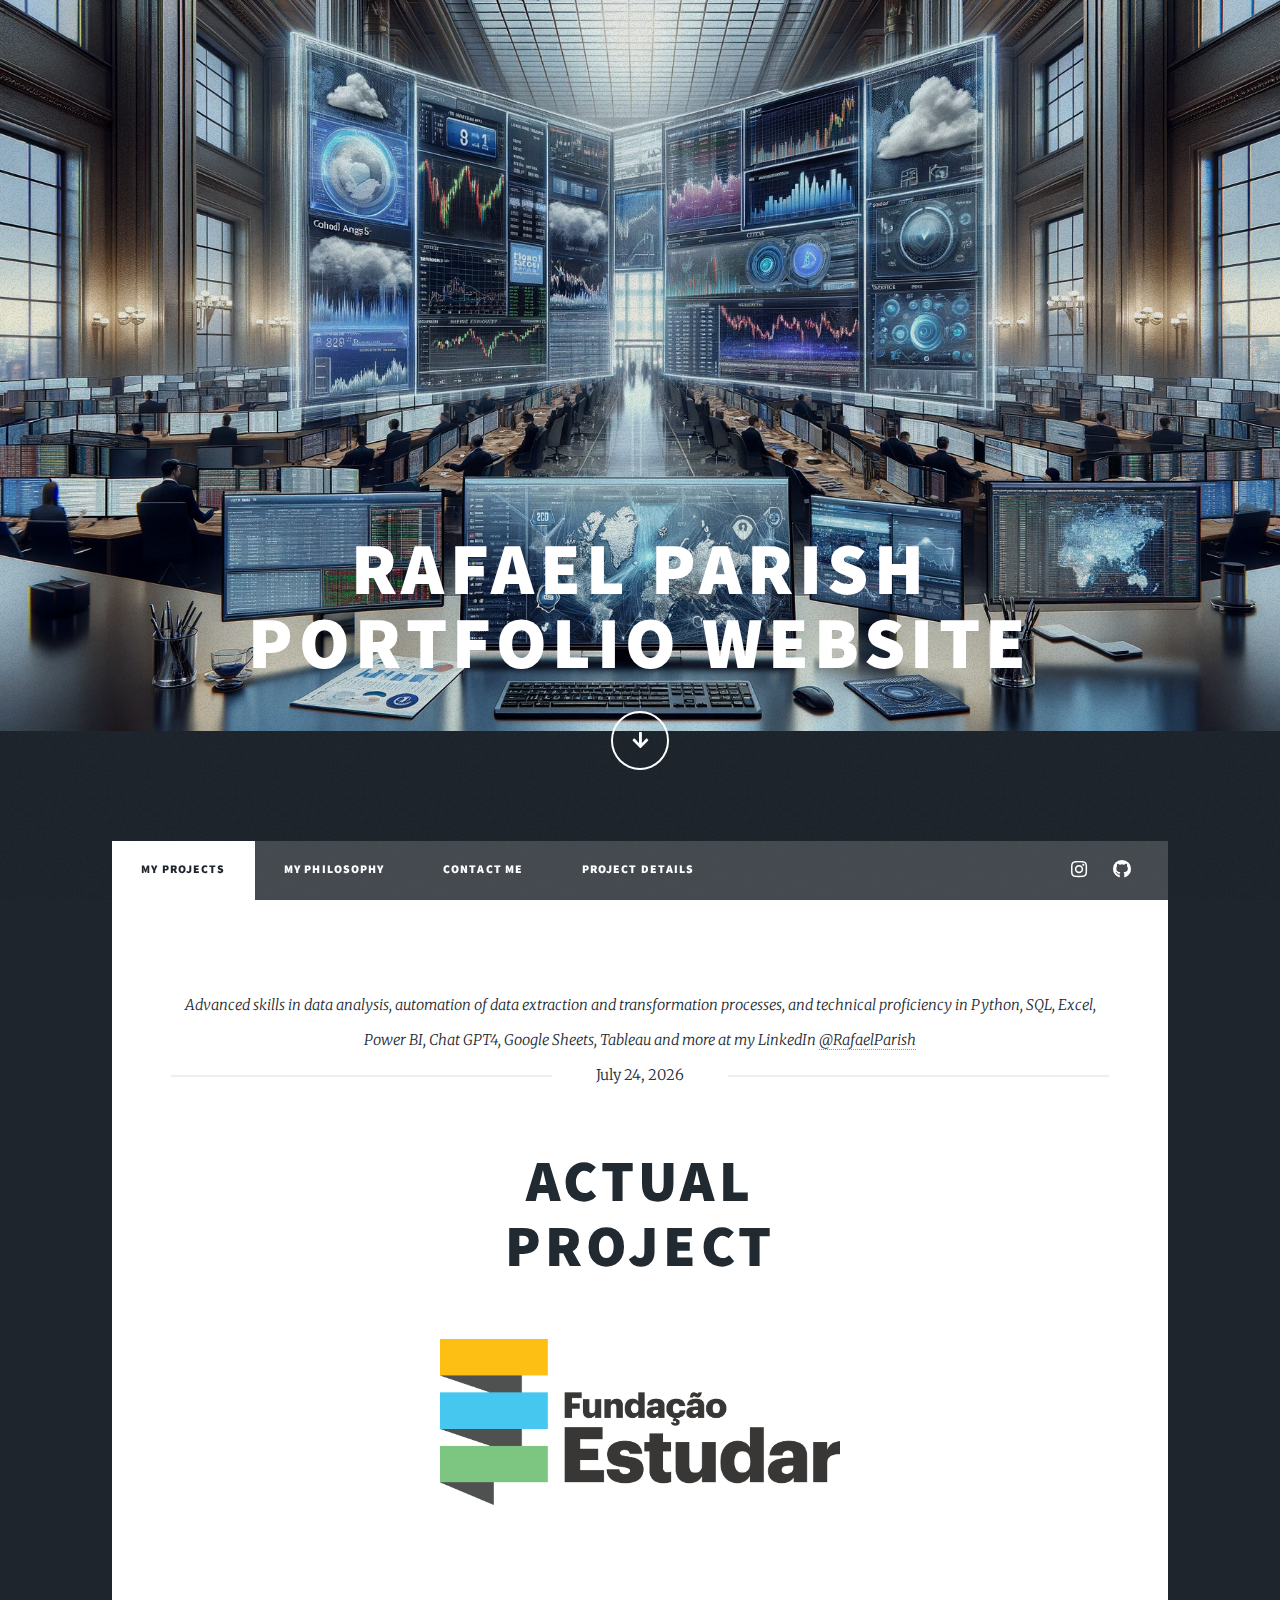
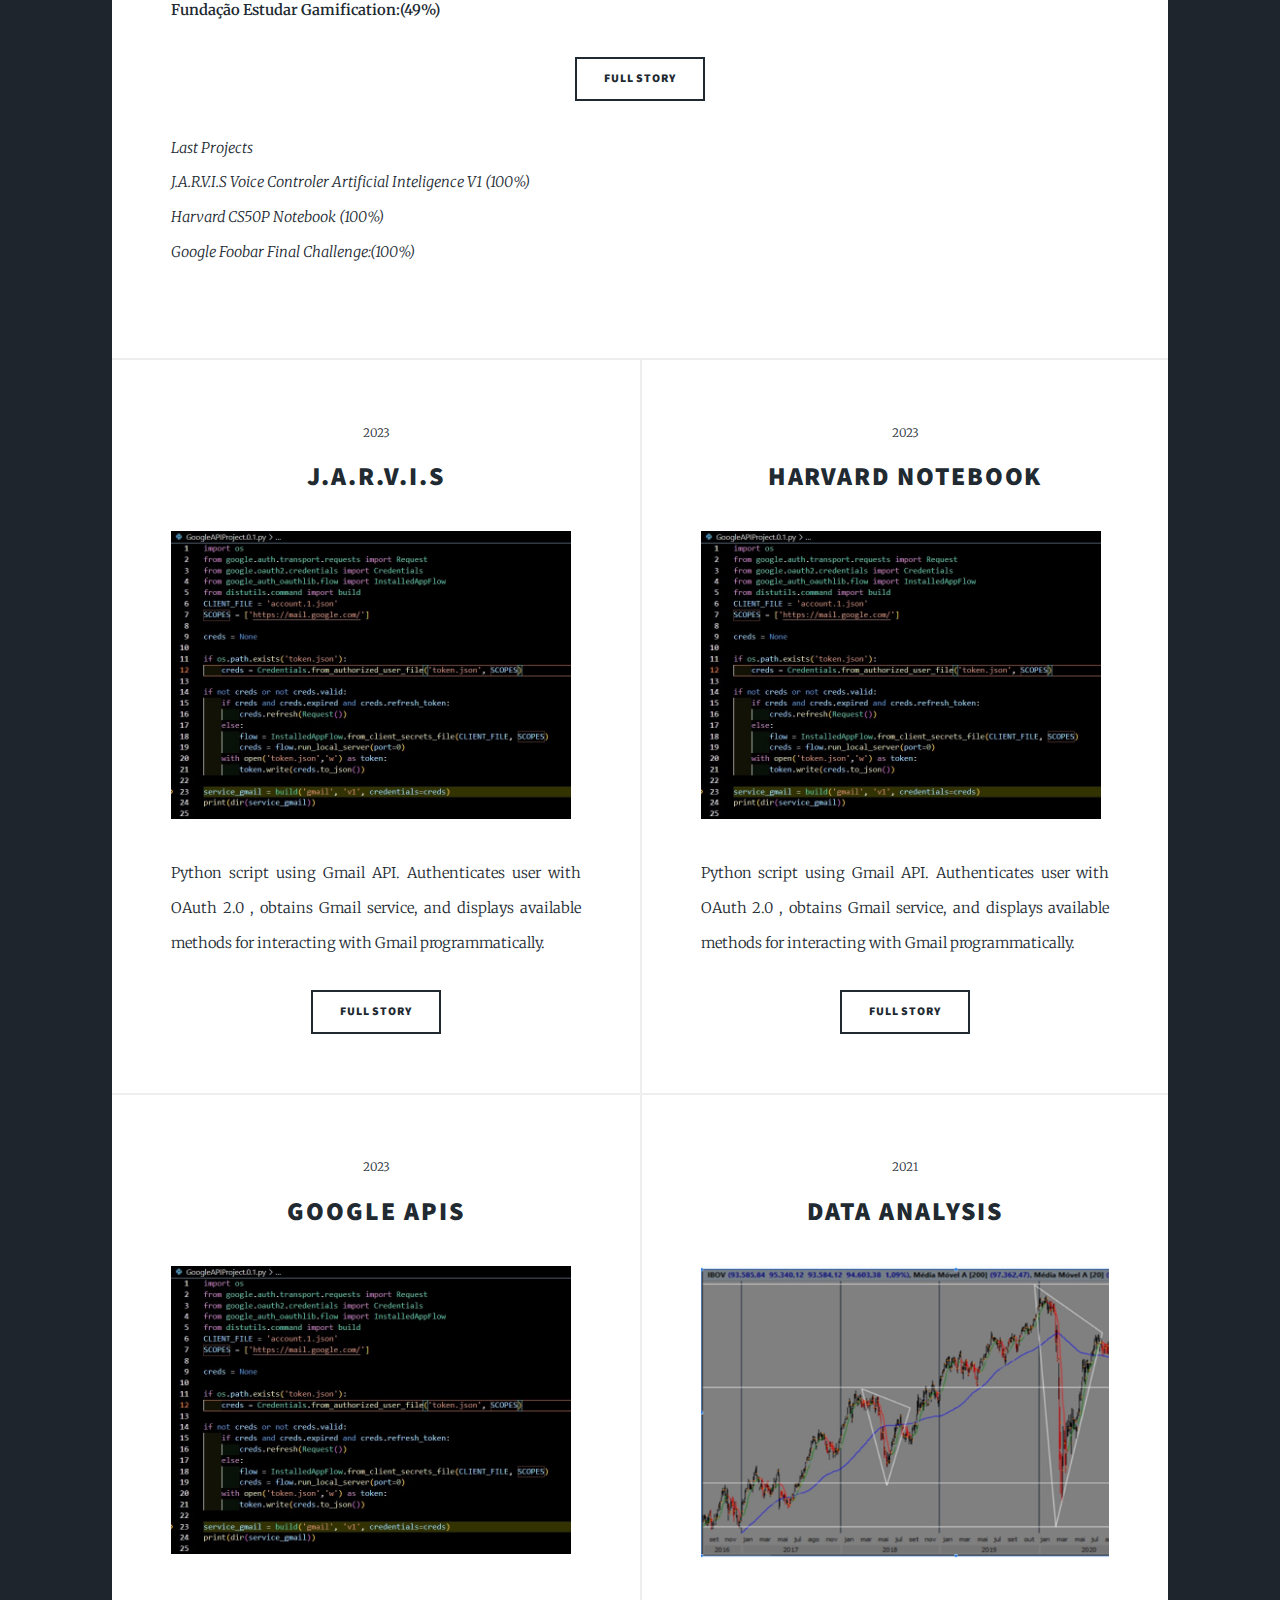
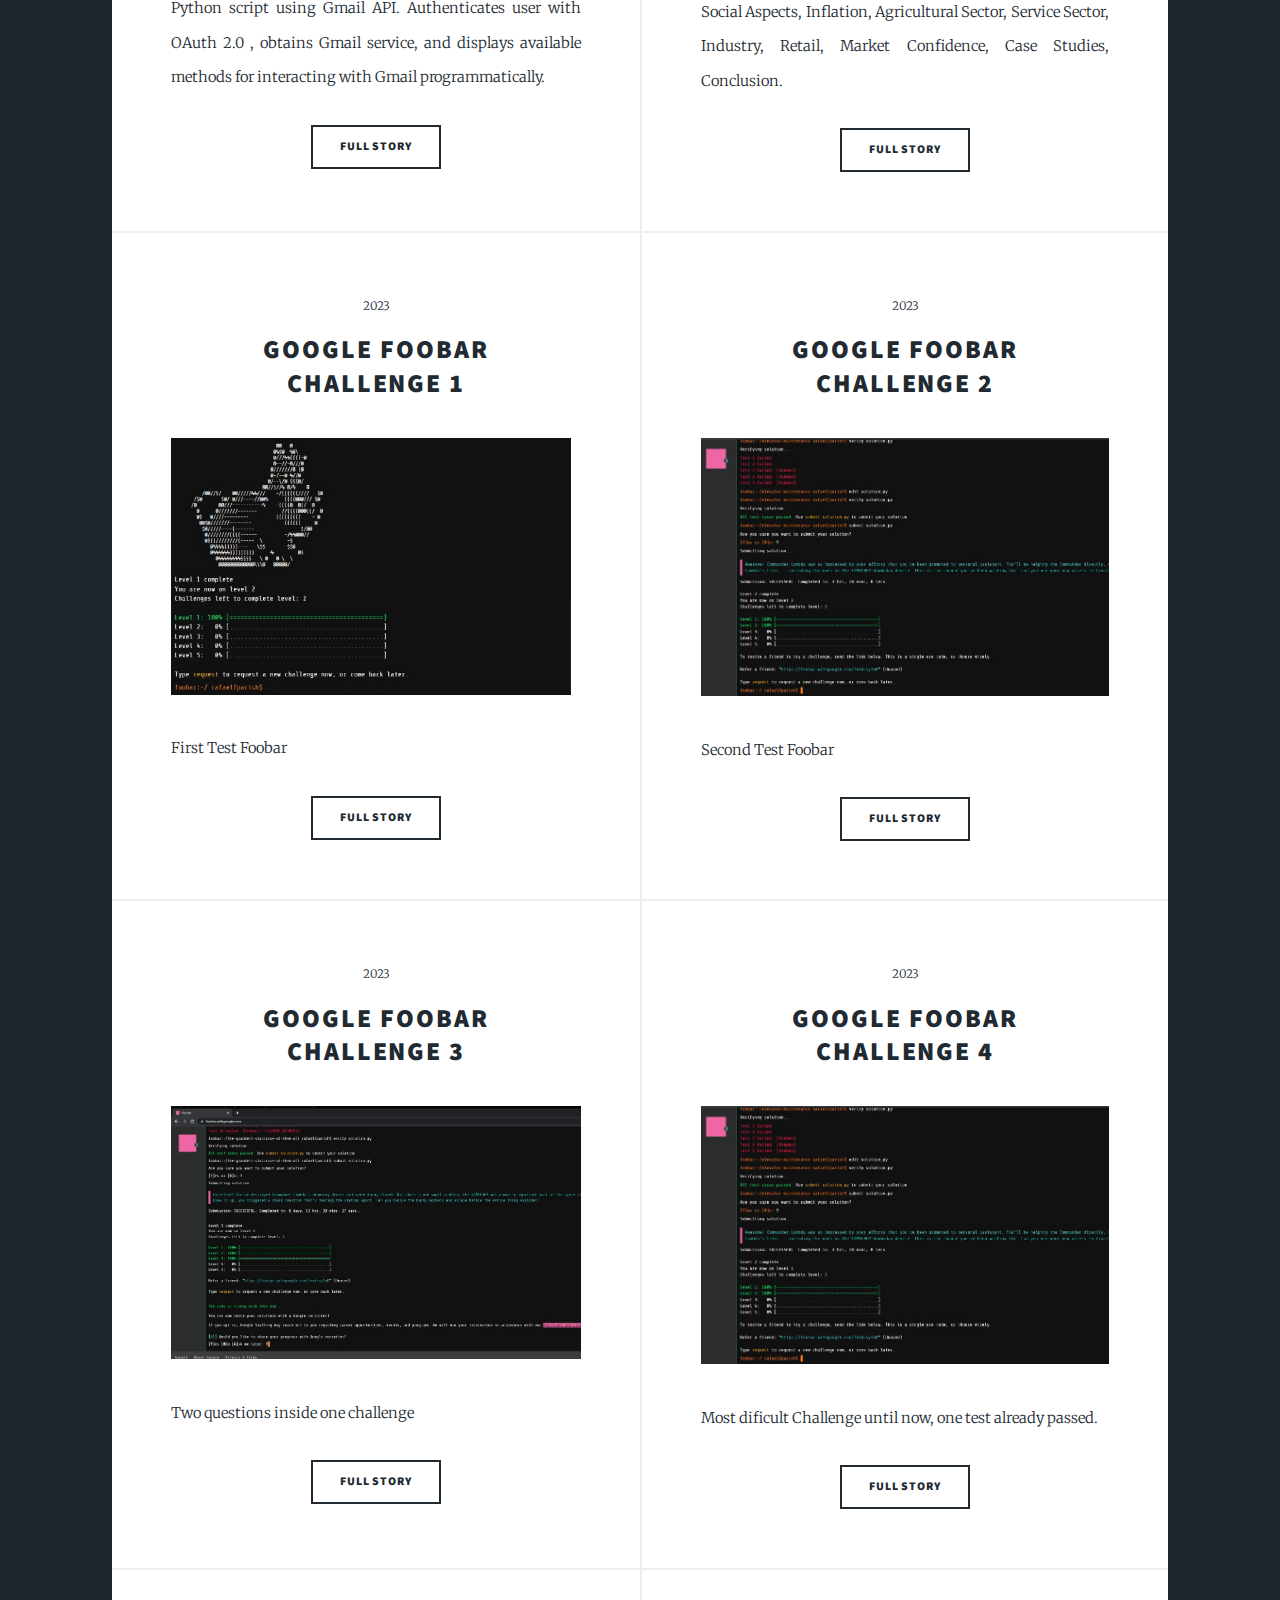
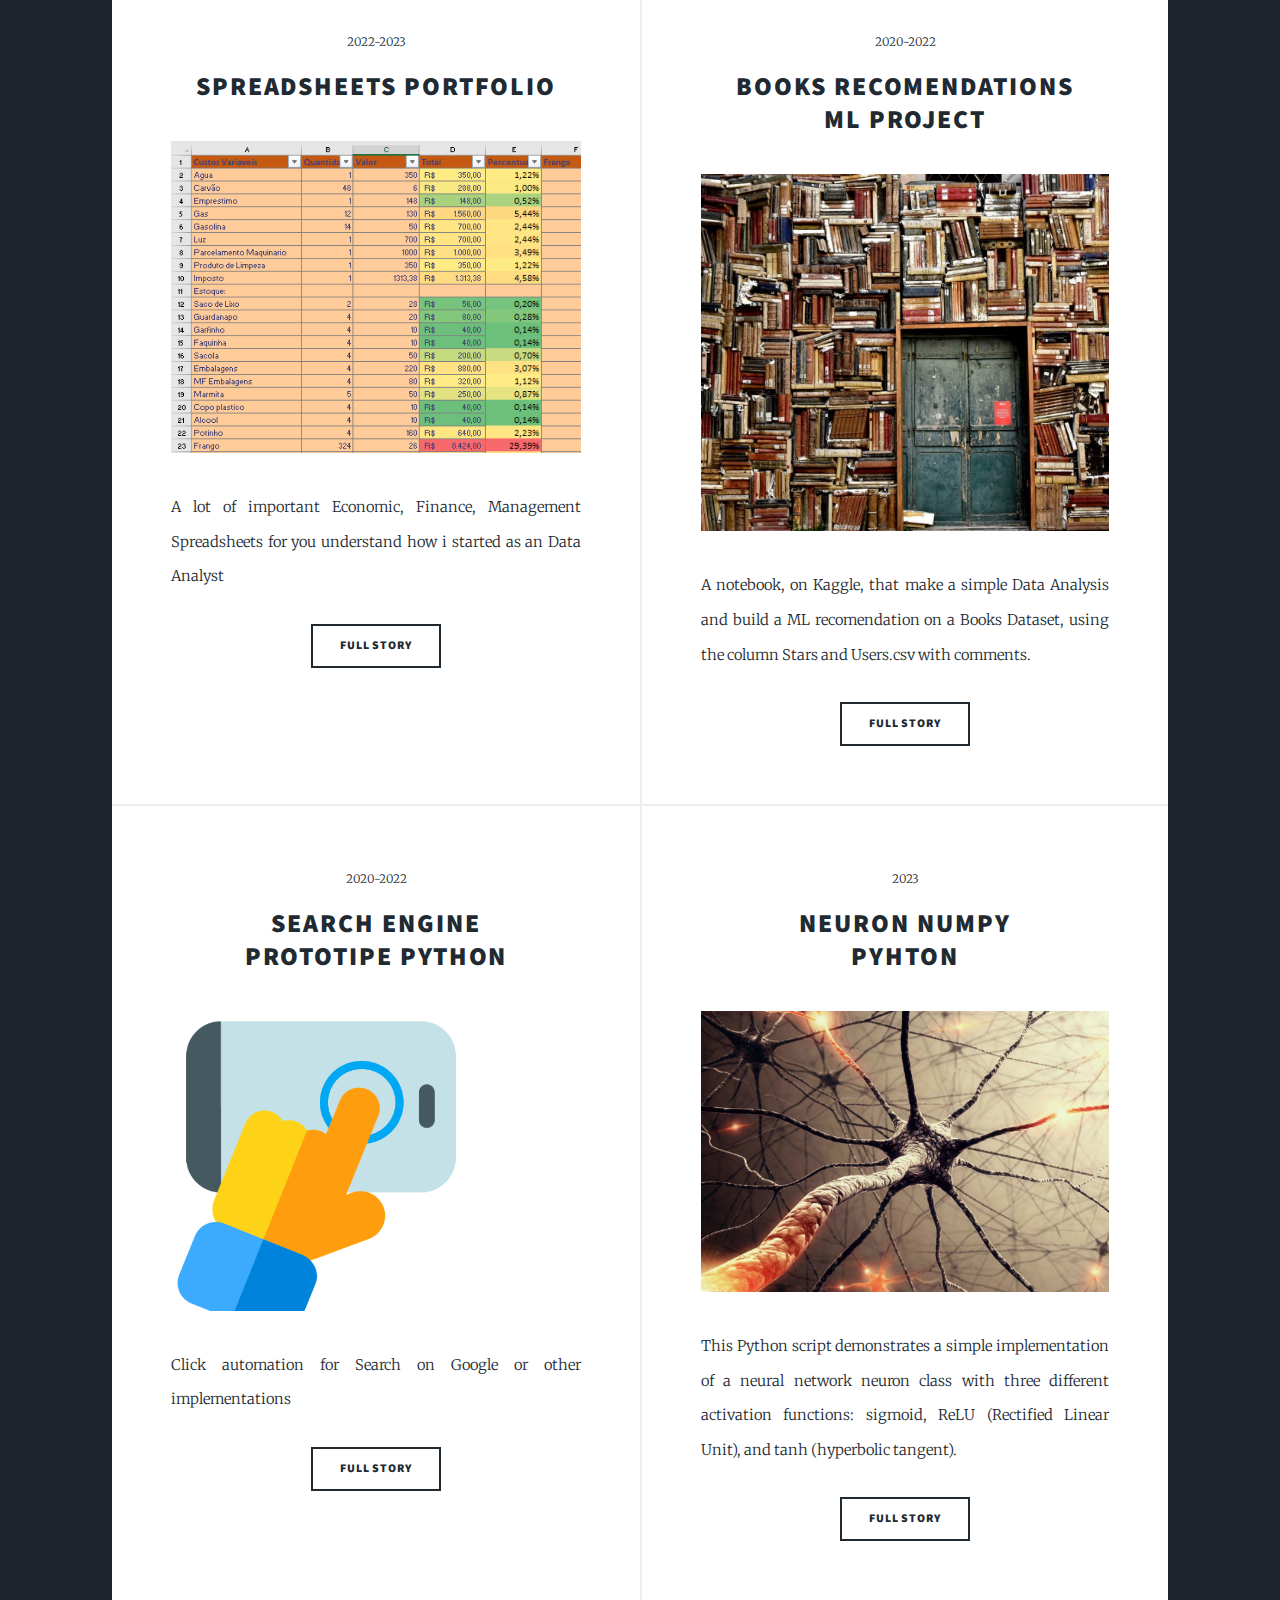
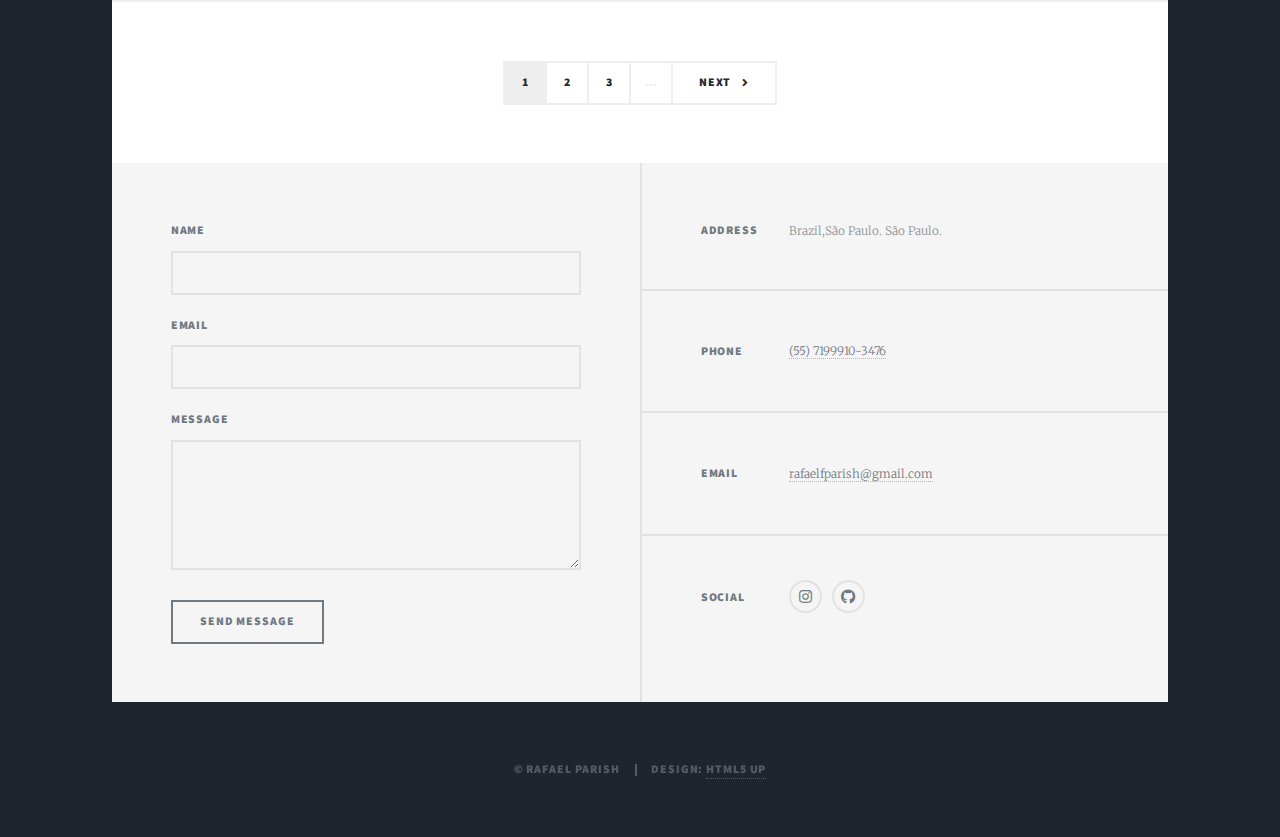
<file: index.html>
<!DOCTYPE HTML>
<!--
	Massively by HTML5 UP
	html5up.net | @ajlkn
	Free for personal and commercial use under the CCA 3.0 license (html5up.net/license)
-->
<html>
	<head>
		<title>Parish Portfolio</title>
		<meta charset="utf-8" />
		<meta name="viewport" content="width=device-width, initial-scale=1, user-scalable=no" />
		<link rel="stylesheet" href="assets/css/main.css" />
		<noscript><link rel="stylesheet" href="assets/css/noscript.css" /></noscript>
	</head>
	<body class="is-preload">

		<!-- Wrapper -->
			<div id="wrapper" class="fade-in">

				<!-- Intro -->
					<div id="intro">
						<h1>Rafael Parish<br />
						Portfolio WebSite<br />
						</h1>
						
						<ul class="actions">
							<li><a href="#header" class="button icon solid solo fa-arrow-down scrolly">Continue</a></li>
						</ul>
					</div>

				<!-- Header -->
					<header id="header">
						<a href="index.html" class="logo">SEE PORTFOLIO</a>
					</header>

				<!-- Nav -->
					<nav id="nav">
						<ul class="links">
							<li class="active"><a href="index.html"> My Projects</a></li>
							<li><a href="generic.html">My Philosophy</a></li>
							<li><a href="elements.html">Contact Me</a></li>
							<li><a href="#">Project Details</a></li>
						</ul>
						<ul class="icons">
							<li><a href="https://www.instagram.com/rafael.parish/" class="icon brands fa-instagram"><span class="label">Instagram</span></a></li>
							<li><a href="https://github.com/Parish71" class="icon brands fa-github"><span class="label">GitHub</span></a></li>
						</ul>
					</nav>

				<!-- Main -->
					<div id="main">

						<!-- Featured Post -->
							<article class="post featured">
								<header class="major">
									<p>Advanced skills in data analysis, automation of data extraction and transformation processes, and technical proficiency in Python, SQL, Excel, Power BI, Chat GPT4, Google Sheets, Tableau and more at my LinkedIn <a href="https://www.linkedin.com/in/rfparish/">@RafaelParish</a> </p>
									<span class="date" id="current-date"></span>

									<h2><a href="#">Actual<br /> 
										Project<br />
									</a></h2>
								</header>
								
								<script>
									// Get the current date
									var currentDate = new Date();
								
									// Format the date
									var formattedDate = currentDate.toLocaleDateString('en-US', {
										year: 'numeric',
										month: 'long',
										day: 'numeric'
									});
								
									// Update the span element with the current date
									document.getElementById('current-date').textContent = formattedDate;
								</script>
								<div class="container">
									<ul class="actions special">
										<li>
											<a href="fullstoryfundacaoestudar.html" class="image main">
												<img src="images/pic16.png" alt="" style="width: 400px; height: auto;" />
											</a>
										</li>
									</ul>
									<p class="project-details"> 
										<strong> Fundação Estudar Gamification:(49%)</strong><br />
										<ul class="actions special">
											<li><a href="fullstoryfundacaoestudar.html" class="button">Full Story</a></li>
										</ul>
									</p>
									<p class="project-details">
										<em>Last Projects</em><br />
										<em>J.A.R.V.I.S Voice Controler Artificial Inteligence V1 (100%)</em><br />
										<em>Harvard CS50P Notebook (100%)</em><br />
										<em>Google Foobar Final Challenge:(100%)</em><br />
									</p>
								</div>
								
								
							</article>

						<!-- Posts -->
							<section class="posts">
								<article>
									<header>
										<span class="date">2023</span>
										<h2><a href="#">J.A.R.V.I.S<br />

									</header>
									<a href="#" class="image fit"><img src="images/pic02.jpg" style="width: 400px; height: auto;" alt="" /></a>
									<p>Python script using Gmail API. 
										Authenticates user with OAuth 2.0 , obtains Gmail service, and displays available methods for interacting with Gmail programmatically.</p>
									<ul class="actions special">
										<li><a href="#" class="button">Full Story</a></li>
									</ul>
								</article>
								<article>
									<header>
										<span class="date">2023</span>
										<h2><a href="#">Harvard Notebook<br />

									</header>
									<a href="#" class="image fit"><img src="images/pic02.jpg" style="width: 400px; height: auto;" alt="" /></a>
									<p>Python script using Gmail API. 
										Authenticates user with OAuth 2.0 , obtains Gmail service, and displays available methods for interacting with Gmail programmatically.</p>
									<ul class="actions special">
										<li><a href="#" class="button">Full Story</a></li>
									</ul>
								</article>
								<article>
									<header>
										<span class="date">2023</span>
										<h2><a href="#">Google APIS<br />

									</header>
									<a href="#" class="image fit"><img src="images/pic02.jpg" style="width: 400px; height: auto;" alt="" /></a>
									<p>Python script using Gmail API. 
										Authenticates user with OAuth 2.0 , obtains Gmail service, and displays available methods for interacting with Gmail programmatically.</p>
									<ul class="actions special">
										<li><a href="#" class="button">Full Story</a></li>
									</ul>
								</article>
								<article>
									<header>
										<span class="date">2021</span>
										<h2><a href="#">Data Analysis<br />
										</a></h2>
									</header>
									<a href="#" class="image fit"><img src="images/pic03.jpg" style="width: 510px; height: auto;" alt="" /></a>
									<p>Social Aspects,
										Inflation, Agricultural Sector, Service Sector, Industry, Retail, Market Confidence, Case Studies, Conclusion.</p>
									<ul class="actions special">
										<li><a href="#" class="button">Full Story</a></li>
									</ul>
								</article>
								<article>
									<header>
										<span class="date">2023</span>
										<h2><a href="#">Google Foobar<br />
											Challenge 1</a></h2>
									</header>
									<a href="#" class="image fit"><img src="images/pic04.jpg" style="width: 400px; height: auto;"alt="" /></a>
									<p>First Test Foobar</p>
									<ul class="actions special">
										<li><a href="#" class="button">Full Story</a></li>
									</ul>
								</article>
								<article>
									<header>
										<span class="date">2023</span>
										<h2><a href="#">Google Foobar<br />
											Challenge 2</a></h2>
									</header>
									<a href="#" class="image fit"><img src="images/pic05.jpg" style="width: 535px; height: auto;" alt="" /></a>
									<p>Second Test Foobar</p>
									<ul class="actions special">
										<li><a href="#" class="button">Full Story</a></li>
									</ul>
								</article>
								<article>
									<header>
										<span class="date">2023</span>
										<h2><a href="#">Google Foobar<br />
											Challenge 3</a></h2>
									</header>
									<a href="#" class="image fit"><img src="images/pic05.1.jpg" style="width: 470px; height: auto;" alt="" /></a>
									<p>Two questions inside one challenge</p>
									<ul class="actions special">
										<li><a href="#" class="button">Full Story</a></li>
									</ul>
								</article>
								<article>
									<header>
										<span class="date">2023</span>
										<h2><a href="#">Google Foobar<br />
											Challenge 4</a></h2>
									</header>
									<a href="#" class="image fit"><img src="images/pic05.jpg" style="width: 535px; height: auto;" alt="" /></a>
									<p>Most dificult Challenge until now, one test already passed.</p>
									<ul class="actions special">
										<li><a href="#" class="button">Full Story</a></li>
									</ul>
								</article>
								<article>
									<header>
										<span class="date">2022-2023</span>
										<h2><a href="#">Spreadsheets Portfolio<br />
										</a></h2>
									</header>
									<a href="#" class="image fit"><img src="images/pic06.jpg" style="width: 535px; height: auto;" alt="" /></a>
									<p>A lot of important Economic, Finance, Management Spreadsheets for you understand how i started as an Data Analyst</p>
									<ul class="actions special">
										<li><a href="#" class="button">Full Story</a></li>
									</ul>
								</article>

								<article>
									<header>
										<span class="date">2020-2022</span>
										<h2><a href="#">Books Recomendations<br />
										ML Project</a></h2>
									</header>
									<a href="#" class="image fit"><img src="images/pic07.jpg" style="width: 535px; height: auto;" alt="" /></a>
									<p>A notebook, on Kaggle, that make a simple Data Analysis and build a ML recomendation on a Books Dataset, using the column Stars and Users.csv with comments.</p>
									<ul class="actions special">
										<li><a href="#" class="button">Full Story</a></li>
									</ul>
								</article>
								<article>
									<header>
										<span class="date">2020-2022</span>
										<h2><a href="#">Search Engine<br />
										Prototipe Python</a></h2>
									</header>
									<a href="#" class="image fit"><img src="images/pic08.jpg" style="width: 300px; height: auto;" alt="" /></a>
									<p>Click automation for Search on Google or other implementations</p>
									<ul class="actions special">
										<li><a href="#" class="button">Full Story</a></li>
									</ul>
								</article>
								<article>
									<header>
										<span class="date">2023</span>
										<h2><a href="#">Neuron Numpy<br />
										Pyhton</a></h2>
									</header>
									<a href="#" class="image fit"><img src="images/pic09.jpg" style="width: 450px; height: auto;" alt="" /></a>
									<p>This Python script demonstrates a simple implementation of a neural network neuron class with three different activation functions: sigmoid, ReLU (Rectified Linear Unit), and tanh (hyperbolic tangent). </p>
									<ul class="actions special">
										<li><a href="#" class="button">Full Story</a></li>
									</ul>
								</article>
							</section>

						<!-- Footer -->
							<footer>
								<div class="pagination">
									<!--<a href="#" class="previous">Prev</a>-->
									<a href="#" class="page active">1</a>
									<a href="#" class="page">2</a>
									<a href="#" class="page">3</a>
									<span class="extra">&hellip;</span>

									<a href="#" class="next">Next</a>
								</div>
							</footer>

					</div>

				<!-- Footer -->
				<footer id="footer">
					<section>
						<form method="post" action="mailto:rafaelfparish@gmail.com">
							<div class="fields">
								<div class="field">
									<label for="name">Name</label>
									<input type="text" name="name" id="name" />
								</div>
								<div class="field">
									<label for="email">Email</label>
									<input type="text" name="email" id="email" />
								</div>
								<div class="field">
									<label for="message">Message</label>
									<textarea name="message" id="message" rows="3"></textarea>
								</div>
							</div>
							<ul class="actions">
								<li><input type="submit" value="Send Message" /></li>
							</ul>
						</form>
					</section>
					<section class="split contact">
						<section class="alt">
							<h3>Address</h3>
							<p>Brazil,São Paulo. São Paulo.<br />
							</p>
						</section>
						<section>
							<h3>Phone</h3>
							<p><a href="https://wa.me/5571999103476">(55) 7199910-3476</a></p>
						</section>
						<section>
							<h3>Email</h3>
							<p><a href="mailto:rafaelfparish@gmail.com">rafaelfparish@gmail.com</a></p>
						</section>
						<section>
							<h3>Social</h3>
							<ul class="icons alt">
								<li><a href="https://www.instagram.com/rafael.parish/" class="icon brands alt fa-instagram"><span class="label">Instagram</span></a></li>
								<li><a href="https://github.com/Parish71" class="icon brands alt fa-github"><span class="label">GitHub</span></a></li>
							</ul>
						</section>
					</section>
				</footer>

				<!-- Copyright -->
					<div id="copyright">
						<ul><li>&copy; RAFAEL PARISH</li><li>Design: <a href="https://html5up.net">HTML5 UP</a></li></ul>
					</div>

			</div>

		<!-- Scripts -->
			<script src="assets/js/jquery.min.js"></script>
			<script src="assets/js/jquery.scrollex.min.js"></script>
			<script src="assets/js/jquery.scrolly.min.js"></script>
			<script src="assets/js/browser.min.js"></script>
			<script src="assets/js/breakpoints.min.js"></script>
			<script src="assets/js/util.js"></script>
			<script src="assets/js/main.js"></script>

	</body>
</html>
</file>
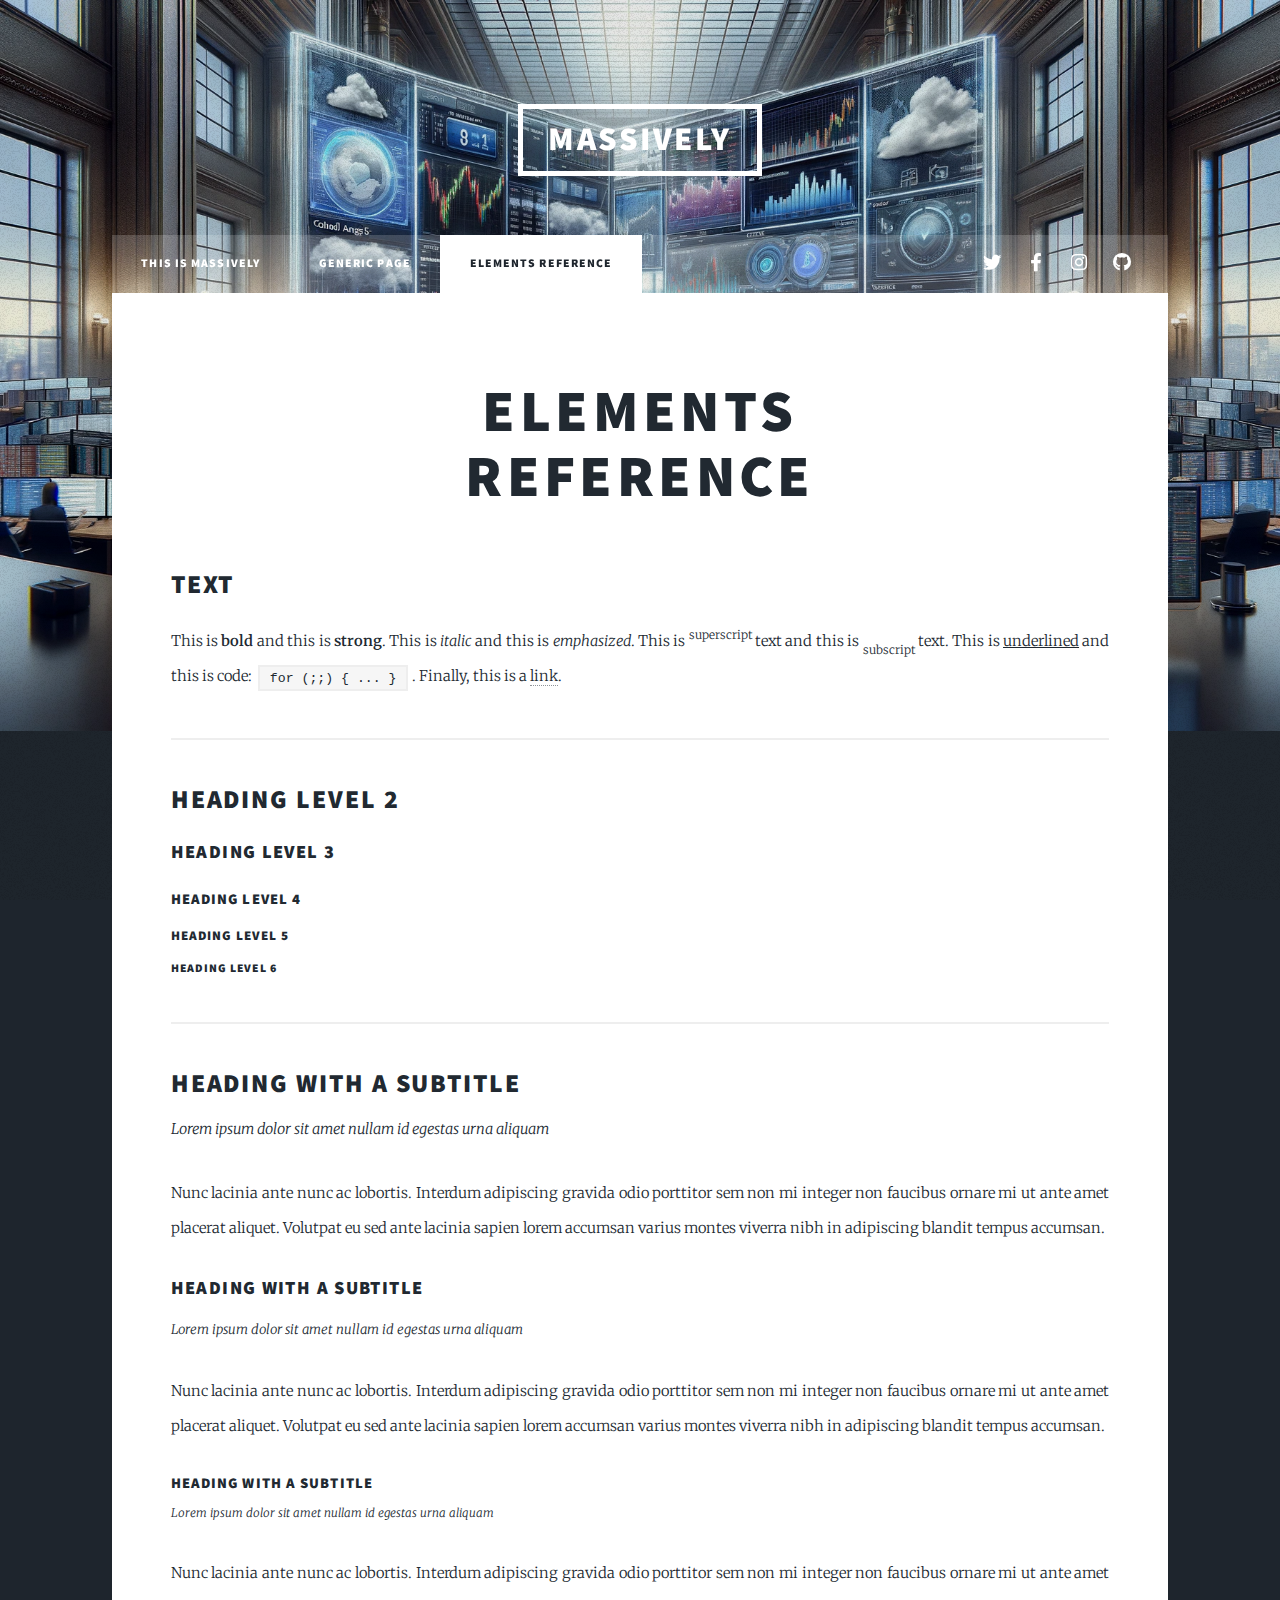
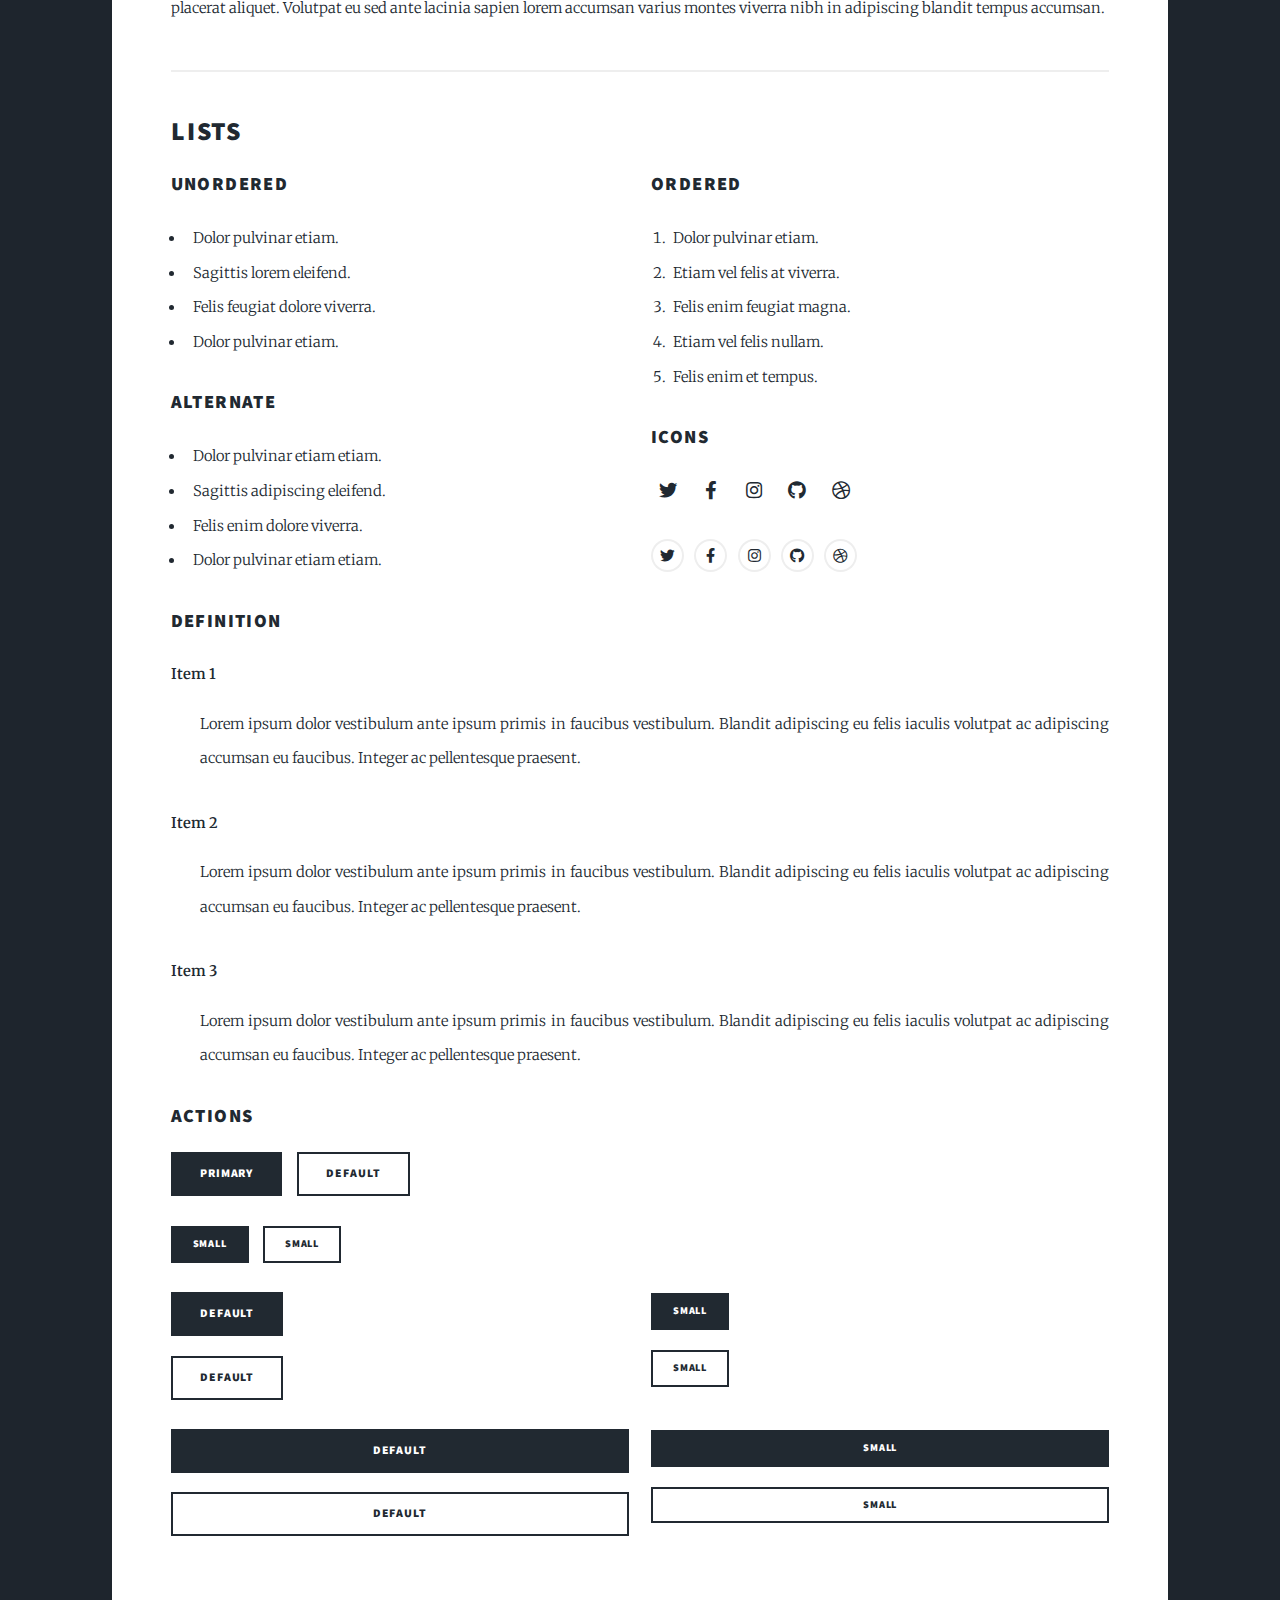
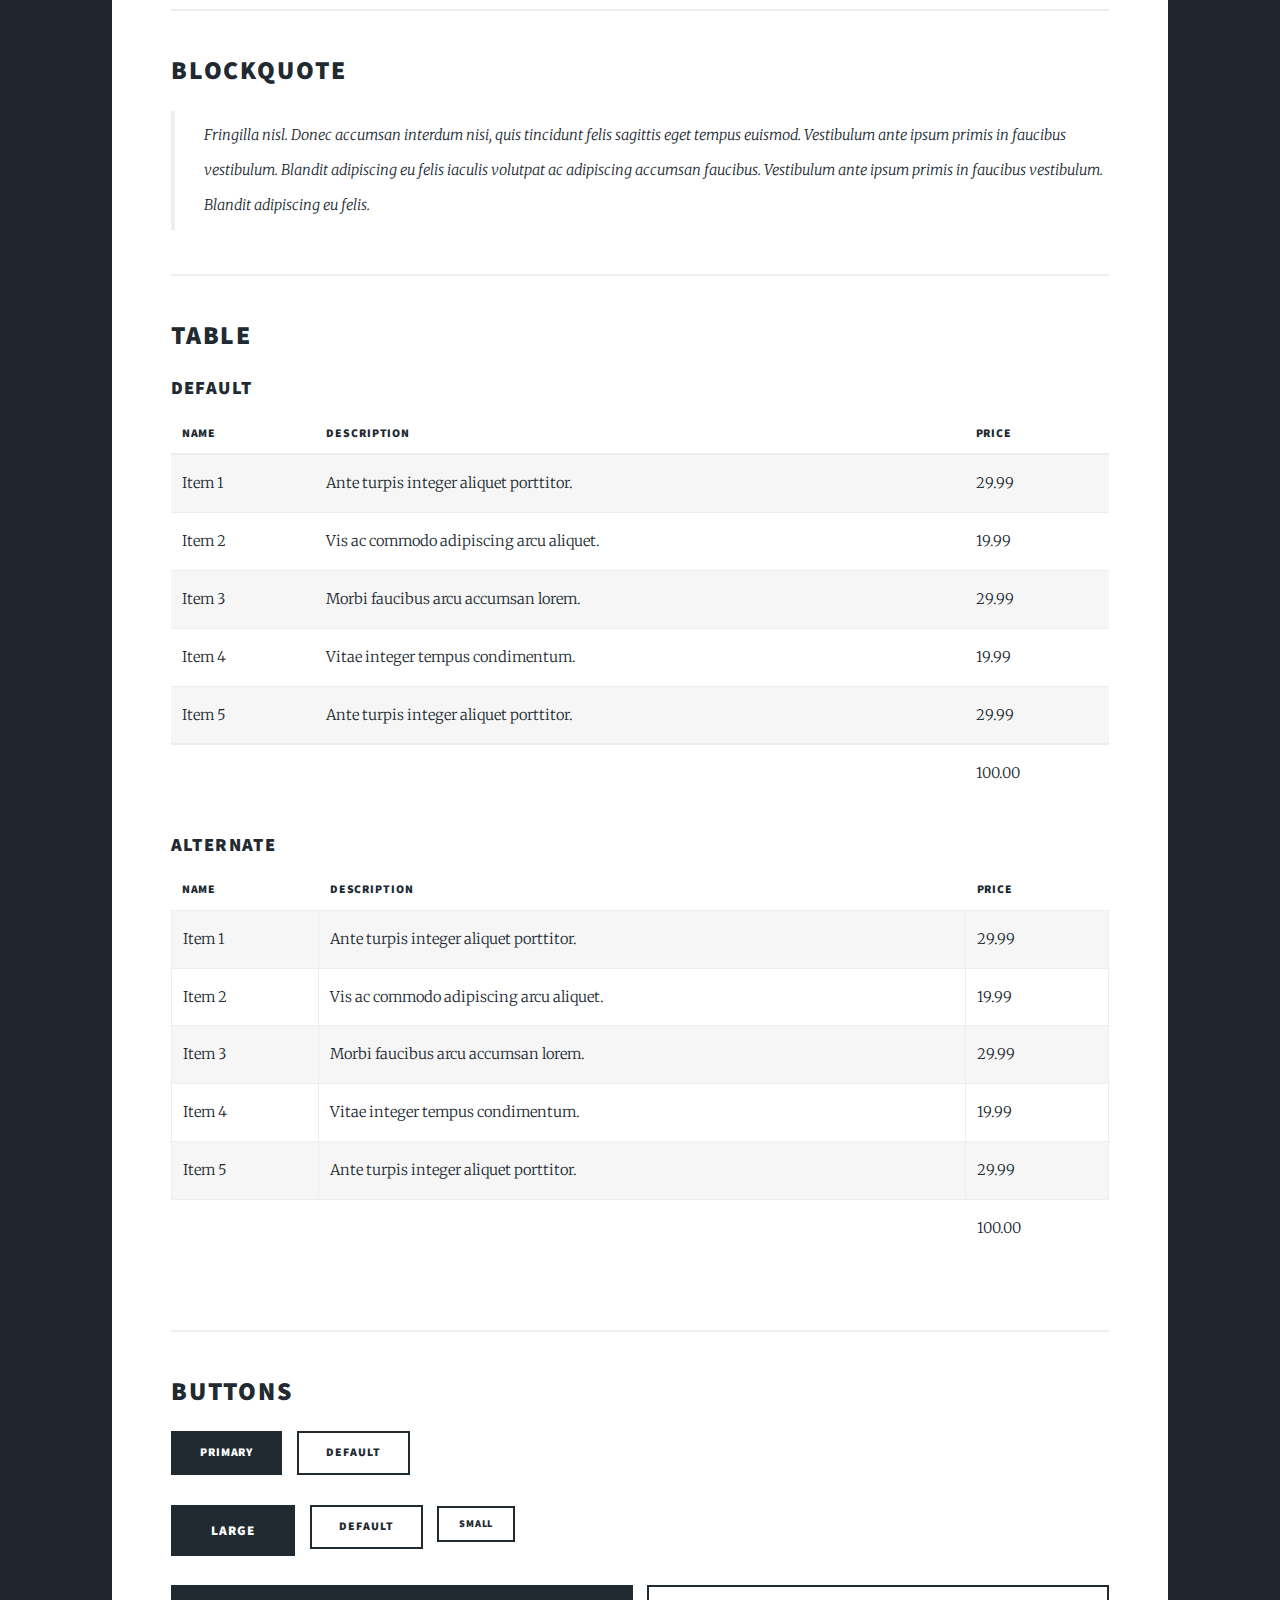
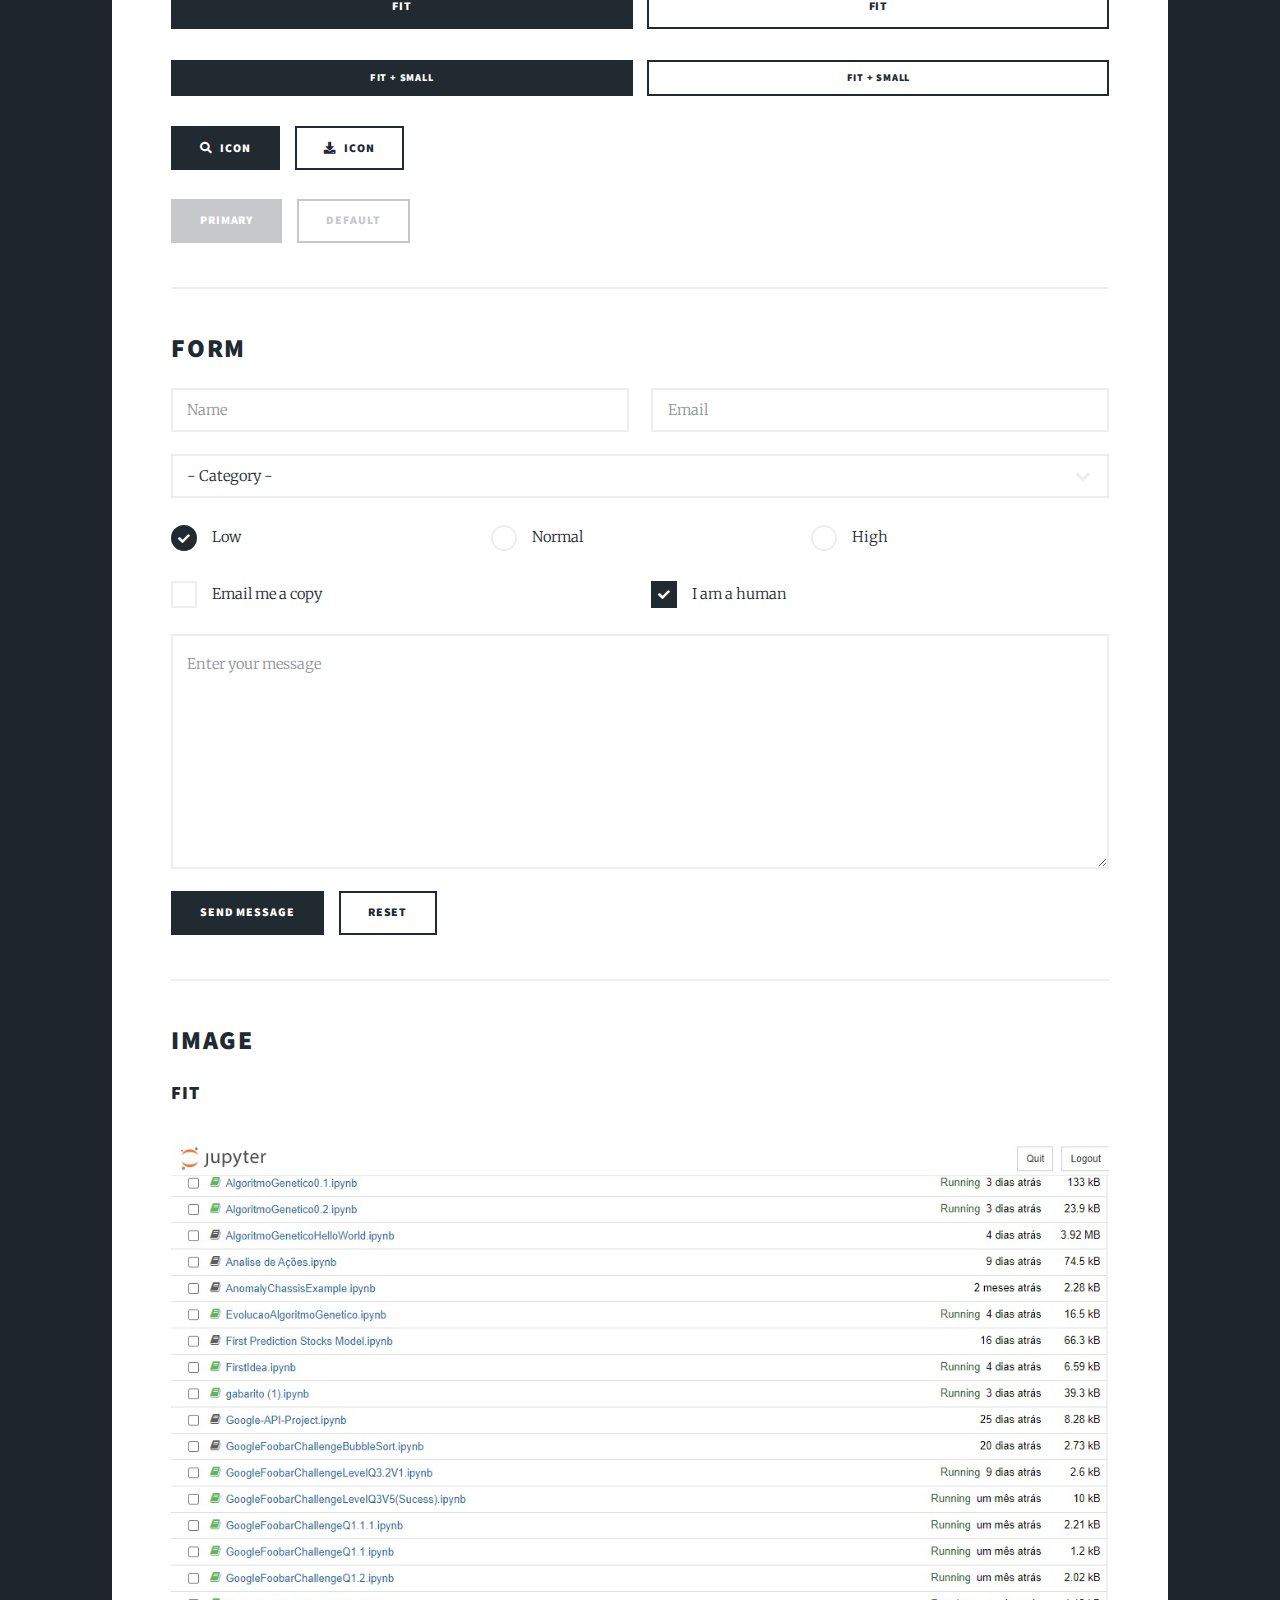
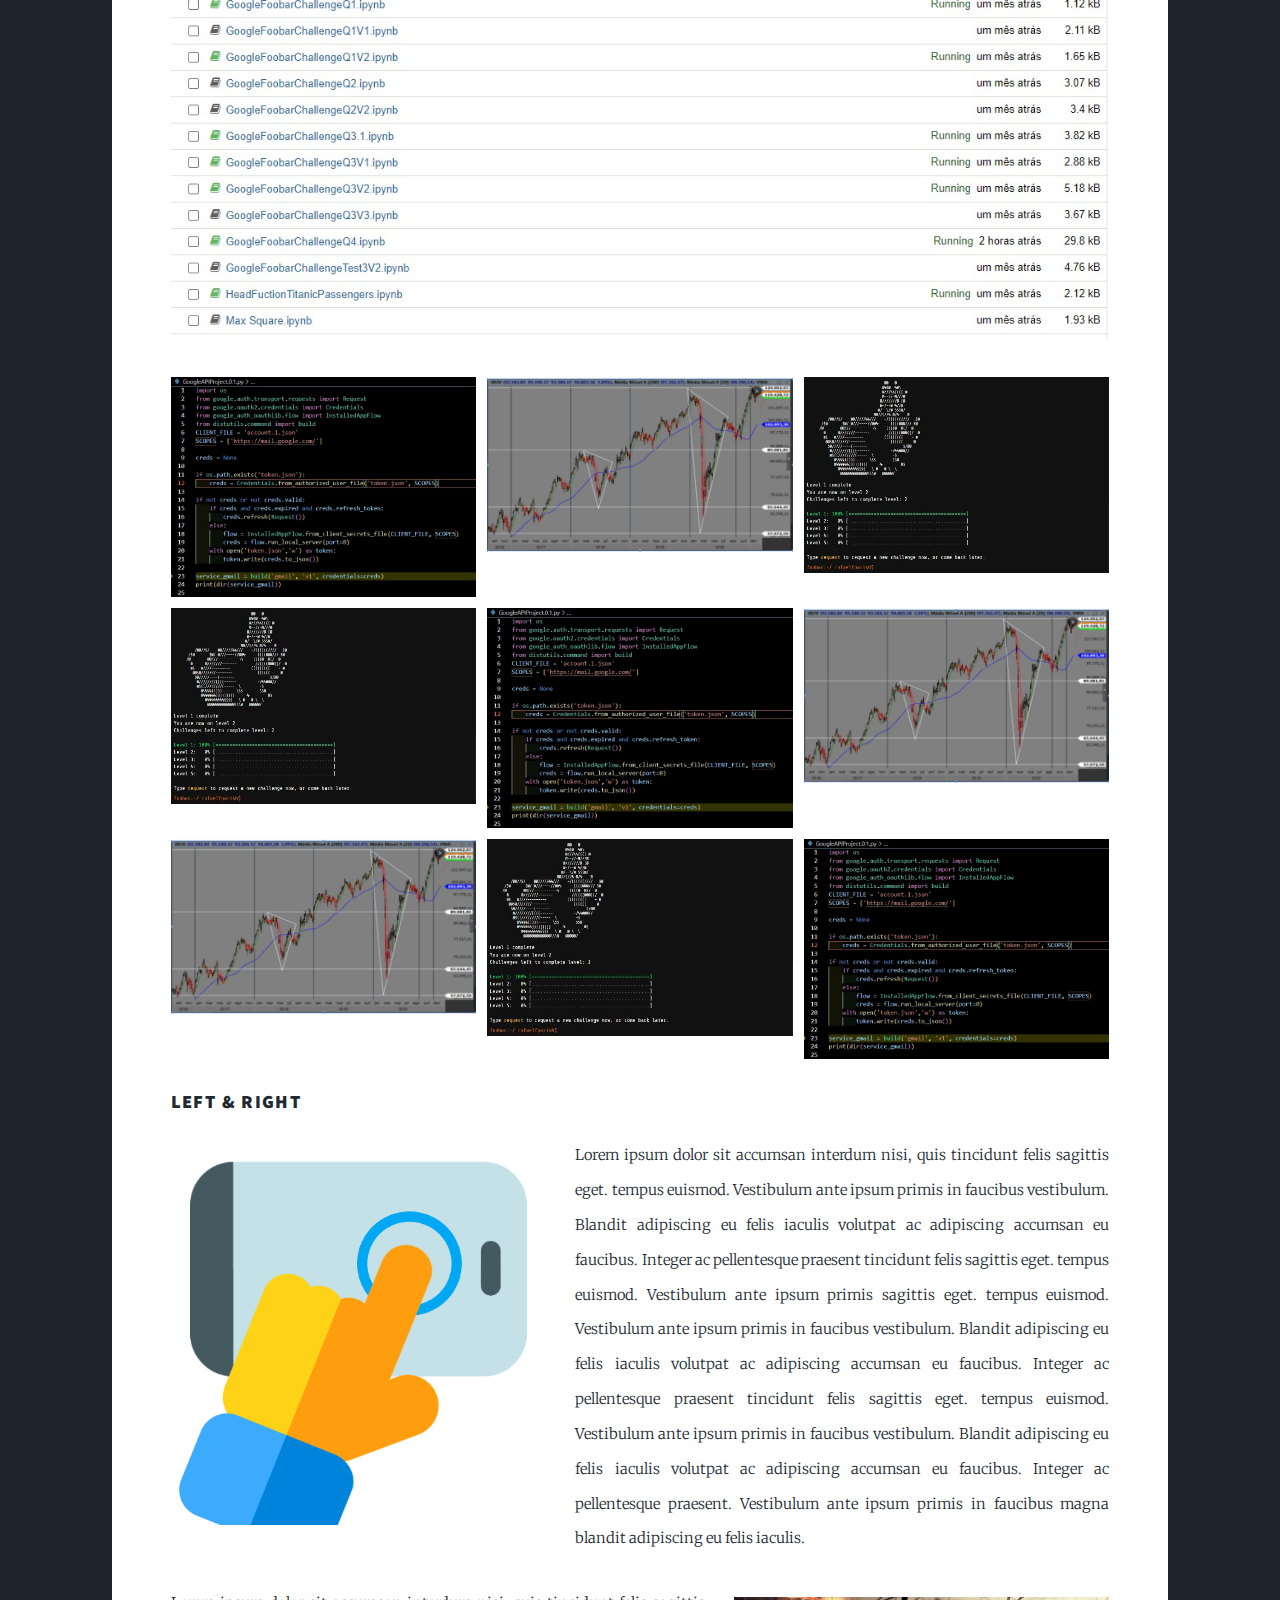
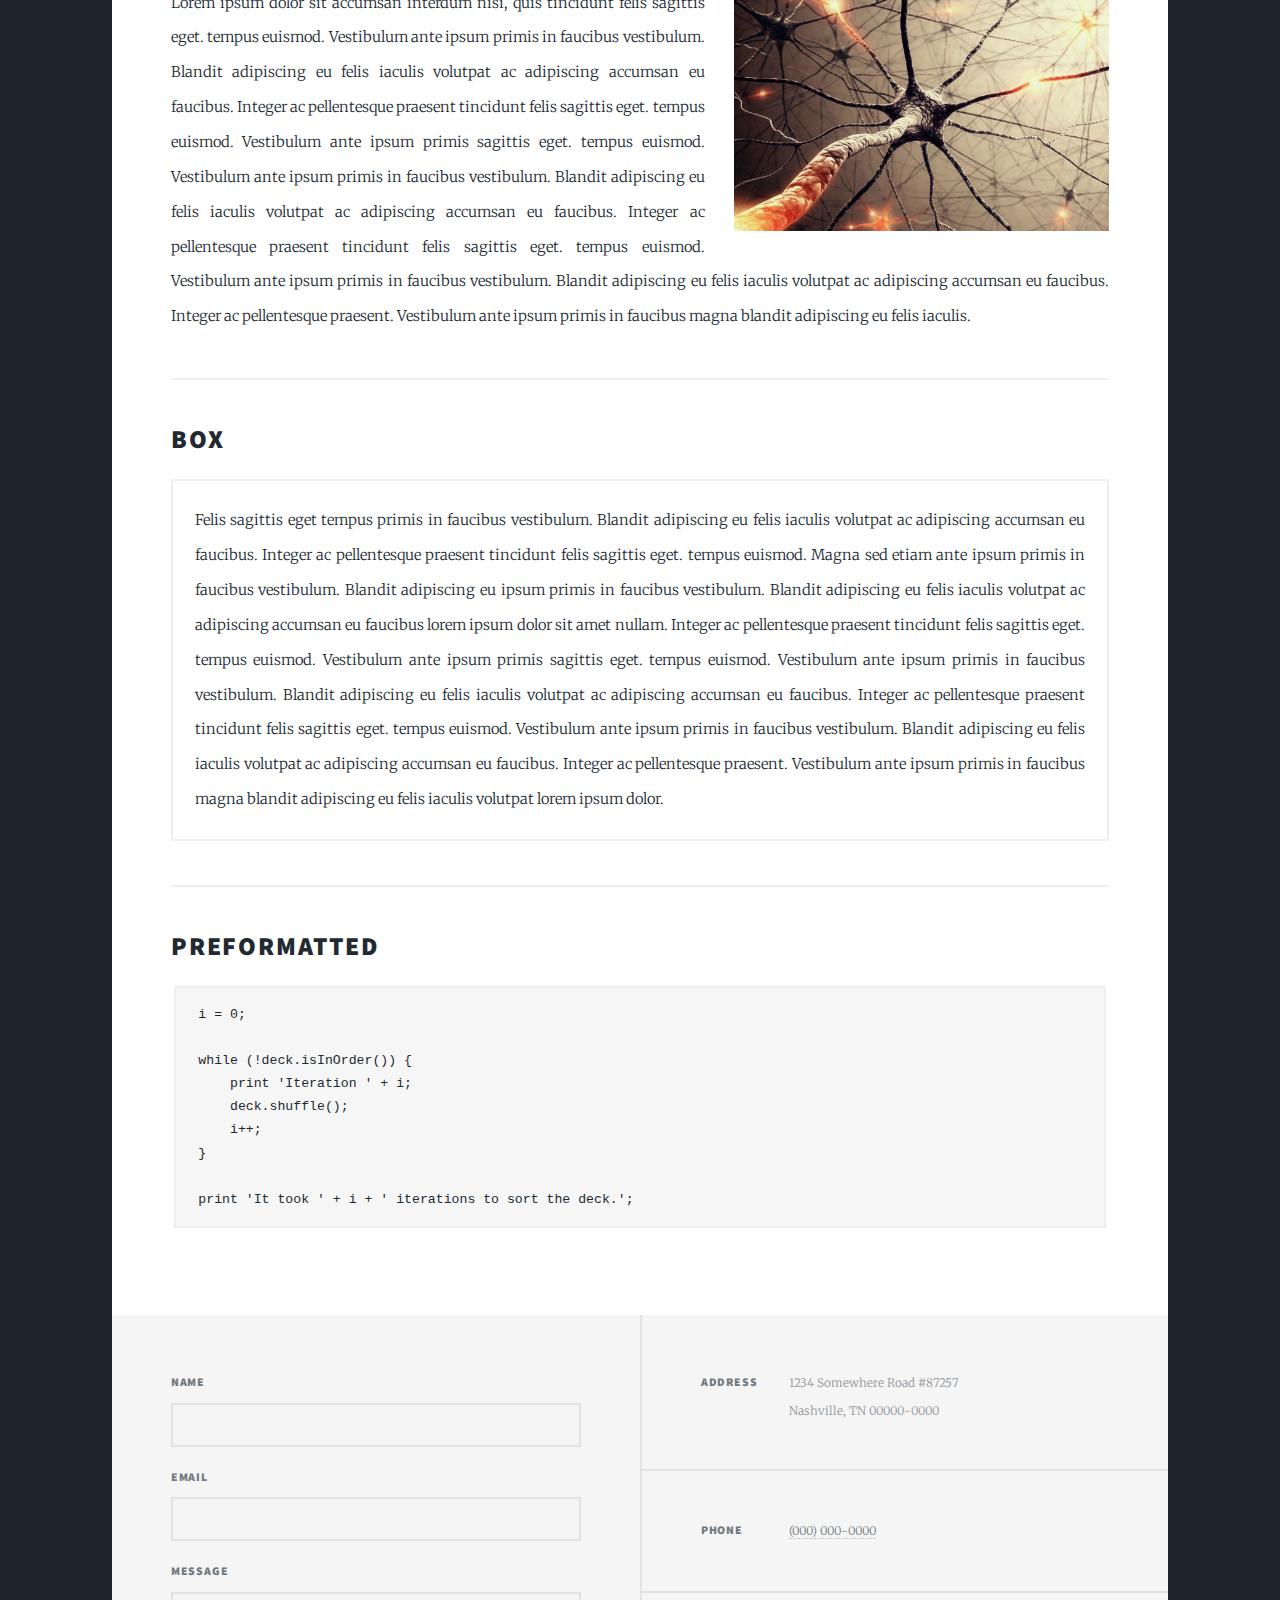
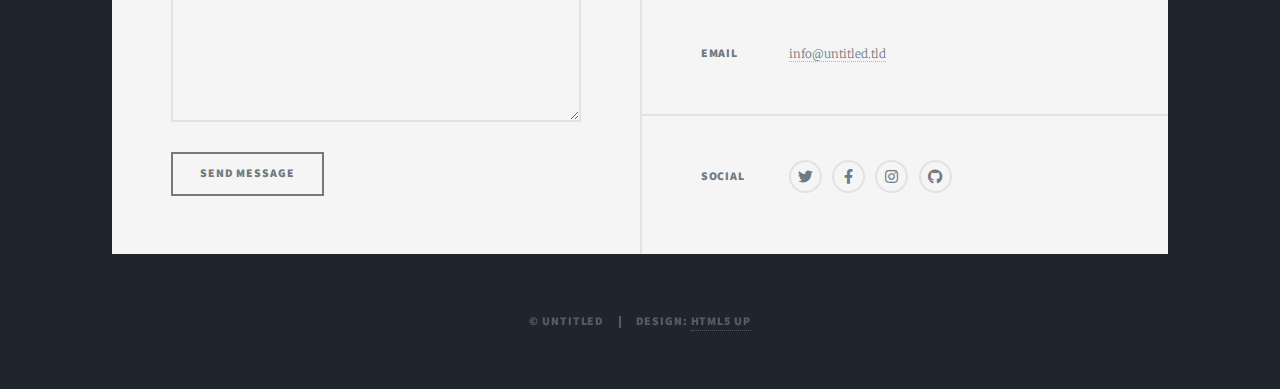
<file: elements copy.html>
<!DOCTYPE HTML>
<!--
	Massively by HTML5 UP
	html5up.net | @ajlkn
	Free for personal and commercial use under the CCA 3.0 license (html5up.net/license)
-->
<html>
	<head>
		<title>Elements Reference - Massively by HTML5 UP</title>
		<meta charset="utf-8" />
		<meta name="viewport" content="width=device-width, initial-scale=1, user-scalable=no" />
		<link rel="stylesheet" href="assets/css/main.css" />
		<noscript><link rel="stylesheet" href="assets/css/noscript.css" /></noscript>
	</head>
	<body class="is-preload">

		<!-- Wrapper -->
			<div id="wrapper">

				<!-- Header -->
					<header id="header">
						<a href="index.html" class="logo">Massively</a>
					</header>

				<!-- Nav -->
					<nav id="nav">
						<ul class="links">
							<li><a href="index.html">This is Massively</a></li>
							<li><a href="generic.html">Generic Page</a></li>
							<li class="active"><a href="elements.html">Elements Reference</a></li>
						</ul>
						<ul class="icons">
							<li><a href="#" class="icon brands fa-twitter"><span class="label">Twitter</span></a></li>
							<li><a href="#" class="icon brands fa-facebook-f"><span class="label">Facebook</span></a></li>
							<li><a href="#" class="icon brands fa-instagram"><span class="label">Instagram</span></a></li>
							<li><a href="#" class="icon brands fa-github"><span class="label">GitHub</span></a></li>
						</ul>
					</nav>

				<!-- Main -->
					<div id="main">

						<!-- Post -->
							<section class="post">
								<header class="major">
									<h1>Elements<br />
									Reference</h1>
								</header>

								<!-- Text stuff -->
									<h2>Text</h2>
									<p>This is <b>bold</b> and this is <strong>strong</strong>. This is <i>italic</i> and this is <em>emphasized</em>.
									This is <sup>superscript</sup> text and this is <sub>subscript</sub> text.
									This is <u>underlined</u> and this is code: <code>for (;;) { ... }</code>.
									Finally, this is a <a href="#">link</a>.</p>
									<hr />
									<h2>Heading Level 2</h2>
									<h3>Heading Level 3</h3>
									<h4>Heading Level 4</h4>
									<h5>Heading Level 5</h5>
									<h6>Heading Level 6</h6>
									<hr />
									<header>
										<h2>Heading with a Subtitle</h2>
										<p>Lorem ipsum dolor sit amet nullam id egestas urna aliquam</p>
									</header>
									<p>Nunc lacinia ante nunc ac lobortis. Interdum adipiscing gravida odio porttitor sem non mi integer non faucibus ornare mi ut ante amet placerat aliquet. Volutpat eu sed ante lacinia sapien lorem accumsan varius montes viverra nibh in adipiscing blandit tempus accumsan.</p>
									<header>
										<h3>Heading with a Subtitle</h3>
										<p>Lorem ipsum dolor sit amet nullam id egestas urna aliquam</p>
									</header>
									<p>Nunc lacinia ante nunc ac lobortis. Interdum adipiscing gravida odio porttitor sem non mi integer non faucibus ornare mi ut ante amet placerat aliquet. Volutpat eu sed ante lacinia sapien lorem accumsan varius montes viverra nibh in adipiscing blandit tempus accumsan.</p>
									<header>
										<h4>Heading with a Subtitle</h4>
										<p>Lorem ipsum dolor sit amet nullam id egestas urna aliquam</p>
									</header>
									<p>Nunc lacinia ante nunc ac lobortis. Interdum adipiscing gravida odio porttitor sem non mi integer non faucibus ornare mi ut ante amet placerat aliquet. Volutpat eu sed ante lacinia sapien lorem accumsan varius montes viverra nibh in adipiscing blandit tempus accumsan.</p>

									<hr />

								<!-- Lists -->
									<h2>Lists</h2>
									<div class="row">
										<div class="col-6 col-12-small">

											<h3>Unordered</h3>
											<ul>
												<li>Dolor pulvinar etiam.</li>
												<li>Sagittis lorem eleifend.</li>
												<li>Felis feugiat dolore viverra.</li>
												<li>Dolor pulvinar etiam.</li>
											</ul>

											<h3>Alternate</h3>
											<ul class="alt">
												<li>Dolor pulvinar etiam etiam.</li>
												<li>Sagittis adipiscing eleifend.</li>
												<li>Felis enim dolore viverra.</li>
												<li>Dolor pulvinar etiam etiam.</li>
											</ul>

										</div>
										<div class="col-6 col-12-small">

											<h3>Ordered</h3>
											<ol>
												<li>Dolor pulvinar etiam.</li>
												<li>Etiam vel felis at viverra.</li>
												<li>Felis enim feugiat magna.</li>
												<li>Etiam vel felis nullam.</li>
												<li>Felis enim et tempus.</li>
											</ol>

											<h3>Icons</h3>
											<ul class="icons">
												<li><a href="#" class="icon brands fa-twitter"><span class="label">Twitter</span></a></li>
												<li><a href="#" class="icon brands fa-facebook-f"><span class="label">Facebook</span></a></li>
												<li><a href="#" class="icon brands fa-instagram"><span class="label">Instagram</span></a></li>
												<li><a href="#" class="icon brands fa-github"><span class="label">Github</span></a></li>
												<li><a href="#" class="icon brands fa-dribbble"><span class="label">Dribbble</span></a></li>
											</ul>
											<ul class="icons alt">
												<li><a href="#" class="icon brands alt fa-twitter"><span class="label">Twitter</span></a></li>
												<li><a href="#" class="icon brands alt fa-facebook-f"><span class="label">Facebook</span></a></li>
												<li><a href="#" class="icon brands alt fa-instagram"><span class="label">Instagram</span></a></li>
												<li><a href="#" class="icon brands alt fa-github"><span class="label">Github</span></a></li>
												<li><a href="#" class="icon brands alt fa-dribbble"><span class="label">Dribbble</span></a></li>
											</ul>

										</div>
									</div>
									<h3>Definition</h3>
									<dl>
										<dt>Item 1</dt>
										<dd>
											<p>Lorem ipsum dolor vestibulum ante ipsum primis in faucibus vestibulum. Blandit adipiscing eu felis iaculis volutpat ac adipiscing accumsan eu faucibus. Integer ac pellentesque praesent.</p>
										</dd>
										<dt>Item 2</dt>
										<dd>
											<p>Lorem ipsum dolor vestibulum ante ipsum primis in faucibus vestibulum. Blandit adipiscing eu felis iaculis volutpat ac adipiscing accumsan eu faucibus. Integer ac pellentesque praesent.</p>
										</dd>
										<dt>Item 3</dt>
										<dd>
											<p>Lorem ipsum dolor vestibulum ante ipsum primis in faucibus vestibulum. Blandit adipiscing eu felis iaculis volutpat ac adipiscing accumsan eu faucibus. Integer ac pellentesque praesent.</p>
										</dd>
									</dl>

									<h3>Actions</h3>
									<ul class="actions">
										<li><a href="#" class="button primary">Primary</a></li>
										<li><a href="#" class="button">Default</a></li>
									</ul>
									<ul class="actions small">
										<li><a href="#" class="button primary small">Small</a></li>
										<li><a href="#" class="button small">Small</a></li>
									</ul>
									<div class="row">
										<div class="col-6 col-12-small">
											<ul class="actions stacked">
												<li><a href="#" class="button primary">Default</a></li>
												<li><a href="#" class="button">Default</a></li>
											</ul>
										</div>
										<div class="col-6 col-12-small">
											<ul class="actions stacked">
												<li><a href="#" class="button primary small">Small</a></li>
												<li><a href="#" class="button small">Small</a></li>
											</ul>
										</div>
									</div>
									<div class="row">
										<div class="col-6 col-12-small">
											<ul class="actions stacked">
												<li><a href="#" class="button primary fit">Default</a></li>
												<li><a href="#" class="button fit">Default</a></li>
											</ul>
										</div>
										<div class="col-6 col-12-small">
											<ul class="actions stacked">
												<li><a href="#" class="button primary small fit">Small</a></li>
												<li><a href="#" class="button small fit">Small</a></li>
											</ul>
										</div>
									</div>

									<hr />

								<!-- Blockquote -->
									<h2>Blockquote</h2>
									<blockquote>Fringilla nisl. Donec accumsan interdum nisi, quis tincidunt felis sagittis eget tempus euismod. Vestibulum ante ipsum primis in faucibus vestibulum. Blandit adipiscing eu felis iaculis volutpat ac adipiscing accumsan faucibus. Vestibulum ante ipsum primis in faucibus vestibulum. Blandit adipiscing eu felis.</blockquote>

									<hr />

								<!-- Table -->
									<h2>Table</h2>

									<h3>Default</h3>
									<div class="table-wrapper">
										<table>
											<thead>
												<tr>
													<th>Name</th>
													<th>Description</th>
													<th>Price</th>
												</tr>
											</thead>
											<tbody>
												<tr>
													<td>Item 1</td>
													<td>Ante turpis integer aliquet porttitor.</td>
													<td>29.99</td>
												</tr>
												<tr>
													<td>Item 2</td>
													<td>Vis ac commodo adipiscing arcu aliquet.</td>
													<td>19.99</td>
												</tr>
												<tr>
													<td>Item 3</td>
													<td> Morbi faucibus arcu accumsan lorem.</td>
													<td>29.99</td>
												</tr>
												<tr>
													<td>Item 4</td>
													<td>Vitae integer tempus condimentum.</td>
													<td>19.99</td>
												</tr>
												<tr>
													<td>Item 5</td>
													<td>Ante turpis integer aliquet porttitor.</td>
													<td>29.99</td>
												</tr>
											</tbody>
											<tfoot>
												<tr>
													<td colspan="2"></td>
													<td>100.00</td>
												</tr>
											</tfoot>
										</table>
									</div>

									<h3>Alternate</h3>
									<div class="table-wrapper">
										<table class="alt">
											<thead>
												<tr>
													<th>Name</th>
													<th>Description</th>
													<th>Price</th>
												</tr>
											</thead>
											<tbody>
												<tr>
													<td>Item 1</td>
													<td>Ante turpis integer aliquet porttitor.</td>
													<td>29.99</td>
												</tr>
												<tr>
													<td>Item 2</td>
													<td>Vis ac commodo adipiscing arcu aliquet.</td>
													<td>19.99</td>
												</tr>
												<tr>
													<td>Item 3</td>
													<td> Morbi faucibus arcu accumsan lorem.</td>
													<td>29.99</td>
												</tr>
												<tr>
													<td>Item 4</td>
													<td>Vitae integer tempus condimentum.</td>
													<td>19.99</td>
												</tr>
												<tr>
													<td>Item 5</td>
													<td>Ante turpis integer aliquet porttitor.</td>
													<td>29.99</td>
												</tr>
											</tbody>
											<tfoot>
												<tr>
													<td colspan="2"></td>
													<td>100.00</td>
												</tr>
											</tfoot>
										</table>
									</div>

									<hr />

								<!-- Buttons -->
									<h2>Buttons</h2>
									<ul class="actions">
										<li><a href="#" class="button primary">Primary</a></li>
										<li><a href="#" class="button">Default</a></li>
									</ul>
									<ul class="actions">
										<li><a href="#" class="button primary large">Large</a></li>
										<li><a href="#" class="button">Default</a></li>
										<li><a href="#" class="button small">Small</a></li>
									</ul>
									<ul class="actions fit">
										<li><a href="#" class="button primary fit">Fit</a></li>
										<li><a href="#" class="button fit">Fit</a></li>
									</ul>
									<ul class="actions fit small">
										<li><a href="#" class="button primary fit small">Fit + Small</a></li>
										<li><a href="#" class="button fit small">Fit + Small</a></li>
									</ul>
									<ul class="actions">
										<li><a href="#" class="button primary icon solid fa-search">Icon</a></li>
										<li><a href="#" class="button icon solid fa-download">Icon</a></li>
									</ul>
									<ul class="actions">
										<li><span class="button primary disabled">Primary</span></li>
										<li><span class="button disabled">Default</span></li>
									</ul>

									<hr />

								<!-- Form -->
									<h2>Form</h2>

									<form method="post" action="#">
										<div class="row gtr-uniform">
											<div class="col-6 col-12-xsmall">
												<input type="text" name="demo-name" id="demo-name" value="" placeholder="Name" />
											</div>
											<div class="col-6 col-12-xsmall">
												<input type="email" name="demo-email" id="demo-email" value="" placeholder="Email" />
											</div>
											<!-- Break -->
											<div class="col-12">
												<select name="demo-category" id="demo-category">
													<option value="">- Category -</option>
													<option value="1">Manufacturing</option>
													<option value="1">Shipping</option>
													<option value="1">Administration</option>
													<option value="1">Human Resources</option>
												</select>
											</div>
											<!-- Break -->
											<div class="col-4 col-12-small">
												<input type="radio" id="demo-priority-low" name="demo-priority" checked>
												<label for="demo-priority-low">Low</label>
											</div>
											<div class="col-4 col-12-small">
												<input type="radio" id="demo-priority-normal" name="demo-priority">
												<label for="demo-priority-normal">Normal</label>
											</div>
											<div class="col-4 col-12-small">
												<input type="radio" id="demo-priority-high" name="demo-priority">
												<label for="demo-priority-high">High</label>
											</div>
											<!-- Break -->
											<div class="col-6 col-12-small">
												<input type="checkbox" id="demo-copy" name="demo-copy">
												<label for="demo-copy">Email me a copy</label>
											</div>
											<div class="col-6 col-12-small">
												<input type="checkbox" id="demo-human" name="demo-human" checked>
												<label for="demo-human">I am a human</label>
											</div>
											<!-- Break -->
											<div class="col-12">
												<textarea name="demo-message" id="demo-message" placeholder="Enter your message" rows="6"></textarea>
											</div>
											<!-- Break -->
											<div class="col-12">
												<ul class="actions">
													<li><input type="submit" value="Send Message" class="primary" /></li>
													<li><input type="reset" value="Reset" /></li>
												</ul>
											</div>
										</div>
									</form>

									<hr />

								<!-- Image -->
									<h2>Image</h2>

									<h3>Fit</h3>
									<span class="image fit"><img src="images/pic01.jpg" alt="" /></span>
									<div class="box alt">
										<div class="row gtr-50 gtr-uniform">
											<div class="col-4"><span class="image fit"><img src="images/pic02.jpg" alt="" /></span></div>
											<div class="col-4"><span class="image fit"><img src="images/pic03.jpg" alt="" /></span></div>
											<div class="col-4"><span class="image fit"><img src="images/pic04.jpg" alt="" /></span></div>
											<!-- Break -->
											<div class="col-4"><span class="image fit"><img src="images/pic04.jpg" alt="" /></span></div>
											<div class="col-4"><span class="image fit"><img src="images/pic02.jpg" alt="" /></span></div>
											<div class="col-4"><span class="image fit"><img src="images/pic03.jpg" alt="" /></span></div>
											<!-- Break -->
											<div class="col-4"><span class="image fit"><img src="images/pic03.jpg" alt="" /></span></div>
											<div class="col-4"><span class="image fit"><img src="images/pic04.jpg" alt="" /></span></div>
											<div class="col-4"><span class="image fit"><img src="images/pic02.jpg" alt="" /></span></div>
										</div>
									</div>

									<h3>Left &amp; Right</h3>
									<p><span class="image left"><img src="images/pic08.jpg" alt="" /></span>Lorem ipsum dolor sit accumsan interdum nisi, quis tincidunt felis sagittis eget. tempus euismod. Vestibulum ante ipsum primis in faucibus vestibulum. Blandit adipiscing eu felis iaculis volutpat ac adipiscing accumsan eu faucibus. Integer ac pellentesque praesent tincidunt felis sagittis eget. tempus euismod. Vestibulum ante ipsum primis sagittis eget. tempus euismod. Vestibulum ante ipsum primis in faucibus vestibulum. Blandit adipiscing eu felis iaculis volutpat ac adipiscing accumsan eu faucibus. Integer ac pellentesque praesent tincidunt felis sagittis eget. tempus euismod. Vestibulum ante ipsum primis in faucibus vestibulum. Blandit adipiscing eu felis iaculis volutpat ac adipiscing accumsan eu faucibus. Integer ac pellentesque praesent. Vestibulum ante ipsum primis in faucibus magna blandit adipiscing eu felis iaculis.</p>
									<p><span class="image right"><img src="images/pic09.jpg" alt="" /></span>Lorem ipsum dolor sit accumsan interdum nisi, quis tincidunt felis sagittis eget. tempus euismod. Vestibulum ante ipsum primis in faucibus vestibulum. Blandit adipiscing eu felis iaculis volutpat ac adipiscing accumsan eu faucibus. Integer ac pellentesque praesent tincidunt felis sagittis eget. tempus euismod. Vestibulum ante ipsum primis sagittis eget. tempus euismod. Vestibulum ante ipsum primis in faucibus vestibulum. Blandit adipiscing eu felis iaculis volutpat ac adipiscing accumsan eu faucibus. Integer ac pellentesque praesent tincidunt felis sagittis eget. tempus euismod. Vestibulum ante ipsum primis in faucibus vestibulum. Blandit adipiscing eu felis iaculis volutpat ac adipiscing accumsan eu faucibus. Integer ac pellentesque praesent. Vestibulum ante ipsum primis in faucibus magna blandit adipiscing eu felis iaculis.</p>

									<hr />

								<!-- Box -->
									<h2>Box</h2>
									<div class="box">
										<p>Felis sagittis eget tempus primis in faucibus vestibulum. Blandit adipiscing eu felis iaculis volutpat ac adipiscing accumsan eu faucibus. Integer ac pellentesque praesent tincidunt felis sagittis eget. tempus euismod. Magna sed etiam ante ipsum primis in faucibus vestibulum. Blandit adipiscing eu ipsum primis in faucibus vestibulum. Blandit adipiscing eu felis iaculis volutpat ac adipiscing accumsan eu faucibus lorem ipsum dolor sit amet nullam. Integer ac pellentesque praesent tincidunt felis sagittis eget. tempus euismod. Vestibulum ante ipsum primis sagittis eget. tempus euismod. Vestibulum ante ipsum primis in faucibus vestibulum. Blandit adipiscing eu felis iaculis volutpat ac adipiscing accumsan eu faucibus. Integer ac pellentesque praesent tincidunt felis sagittis eget. tempus euismod. Vestibulum ante ipsum primis in faucibus vestibulum. Blandit adipiscing eu felis iaculis volutpat ac adipiscing accumsan eu faucibus. Integer ac pellentesque praesent. Vestibulum ante ipsum primis in faucibus magna blandit adipiscing eu felis iaculis volutpat lorem ipsum dolor.</p>
									</div>

									<hr />

								<!-- Preformatted Code -->
									<h2>Preformatted</h2>
									<pre><code>i = 0;

while (!deck.isInOrder()) {
    print 'Iteration ' + i;
    deck.shuffle();
    i++;
}

print 'It took ' + i + ' iterations to sort the deck.';
</code></pre>

							</section>

					</div>

				<!-- Footer -->
					<footer id="footer">
						<section>
							<form method="post" action="#">
								<div class="fields">
									<div class="field">
										<label for="name">Name</label>
										<input type="text" name="name" id="name" />
									</div>
									<div class="field">
										<label for="email">Email</label>
										<input type="text" name="email" id="email" />
									</div>
									<div class="field">
										<label for="message">Message</label>
										<textarea name="message" id="message" rows="3"></textarea>
									</div>
								</div>
								<ul class="actions">
									<li><input type="submit" value="Send Message" /></li>
								</ul>
							</form>
						</section>
						<section class="split contact">
							<section class="alt">
								<h3>Address</h3>
								<p>1234 Somewhere Road #87257<br />
								Nashville, TN 00000-0000</p>
							</section>
							<section>
								<h3>Phone</h3>
								<p><a href="#">(000) 000-0000</a></p>
							</section>
							<section>
								<h3>Email</h3>
								<p><a href="#">info@untitled.tld</a></p>
							</section>
							<section>
								<h3>Social</h3>
								<ul class="icons alt">
									<li><a href="#" class="icon brands alt fa-twitter"><span class="label">Twitter</span></a></li>
									<li><a href="#" class="icon brands alt fa-facebook-f"><span class="label">Facebook</span></a></li>
									<li><a href="#" class="icon brands alt fa-instagram"><span class="label">Instagram</span></a></li>
									<li><a href="#" class="icon brands alt fa-github"><span class="label">GitHub</span></a></li>
								</ul>
							</section>
						</section>
					</footer>

				<!-- Copyright -->
					<div id="copyright">
						<ul><li>&copy; Untitled</li><li>Design: <a href="https://html5up.net">HTML5 UP</a></li></ul>
					</div>

			</div>

		<!-- Scripts -->
			<script src="assets/js/jquery.min.js"></script>
			<script src="assets/js/jquery.scrollex.min.js"></script>
			<script src="assets/js/jquery.scrolly.min.js"></script>
			<script src="assets/js/browser.min.js"></script>
			<script src="assets/js/breakpoints.min.js"></script>
			<script src="assets/js/util.js"></script>
			<script src="assets/js/main.js"></script>

	</body>
</html>
</file>
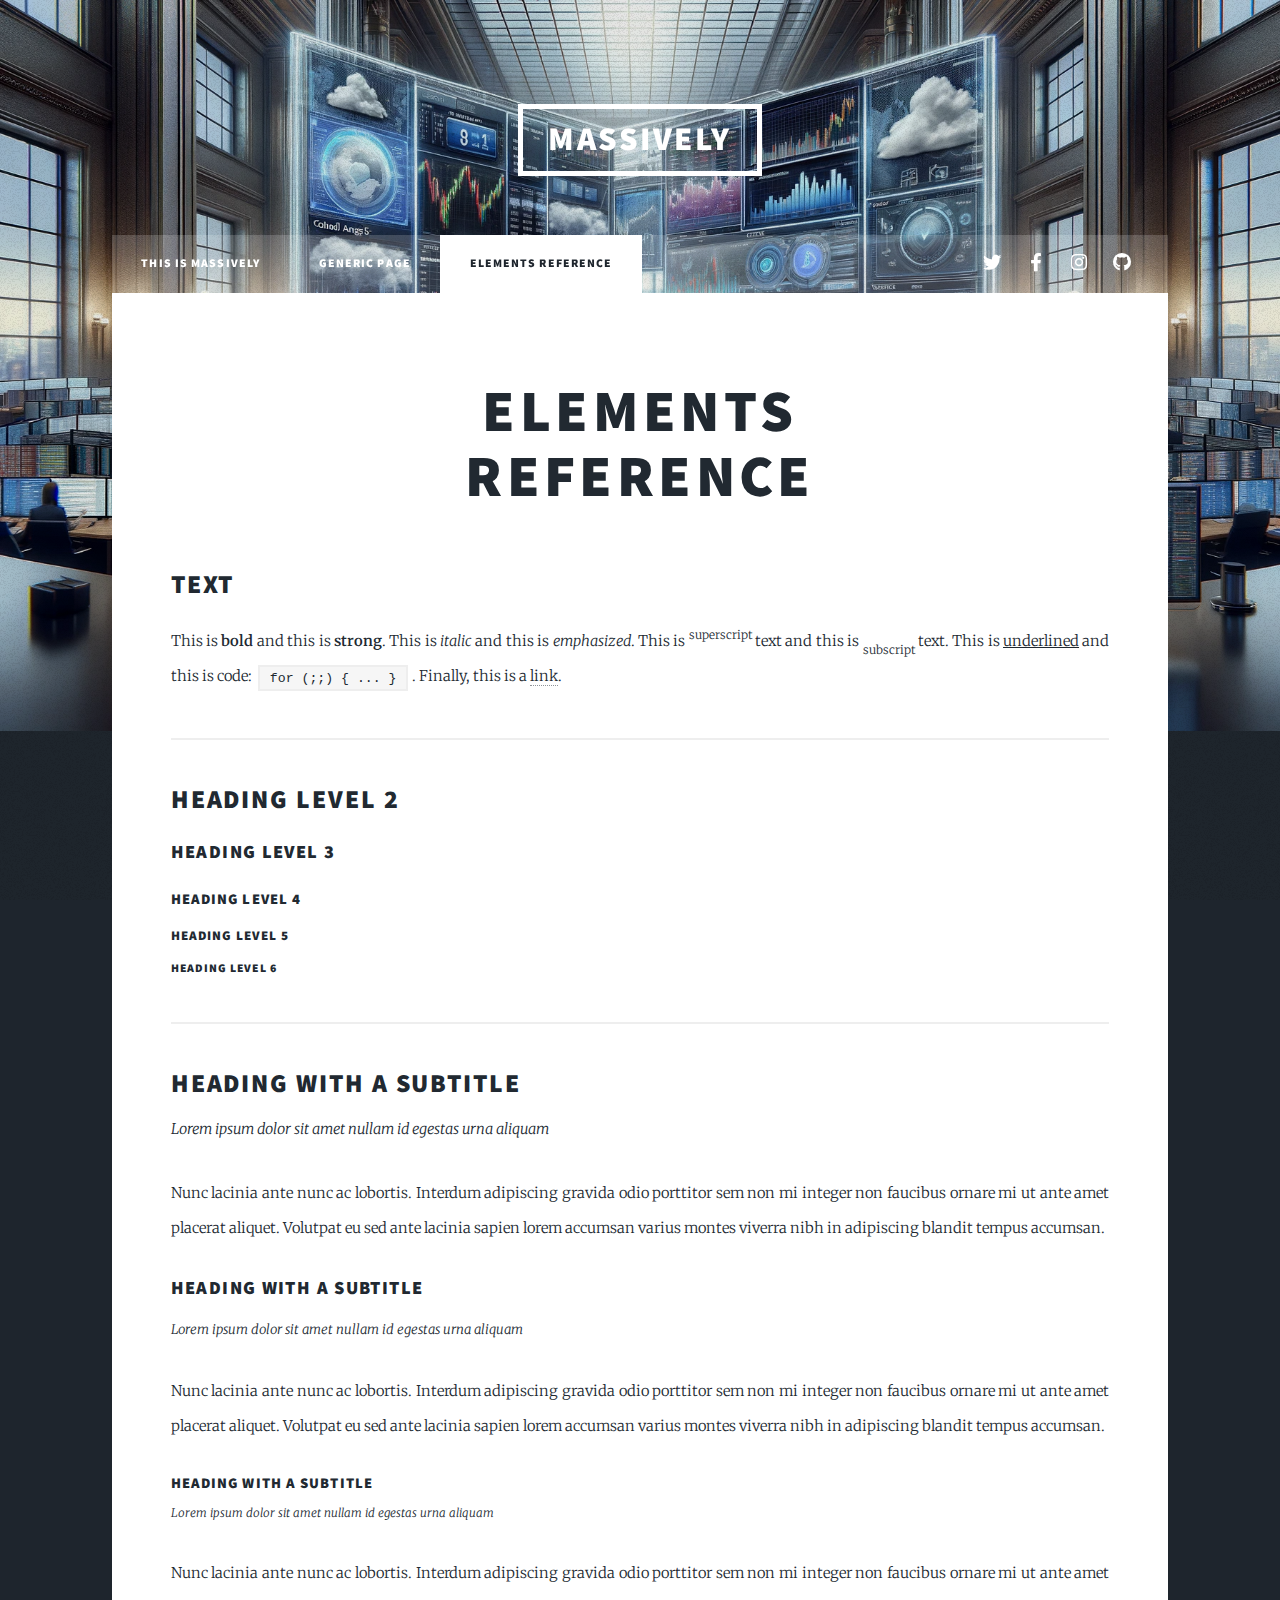
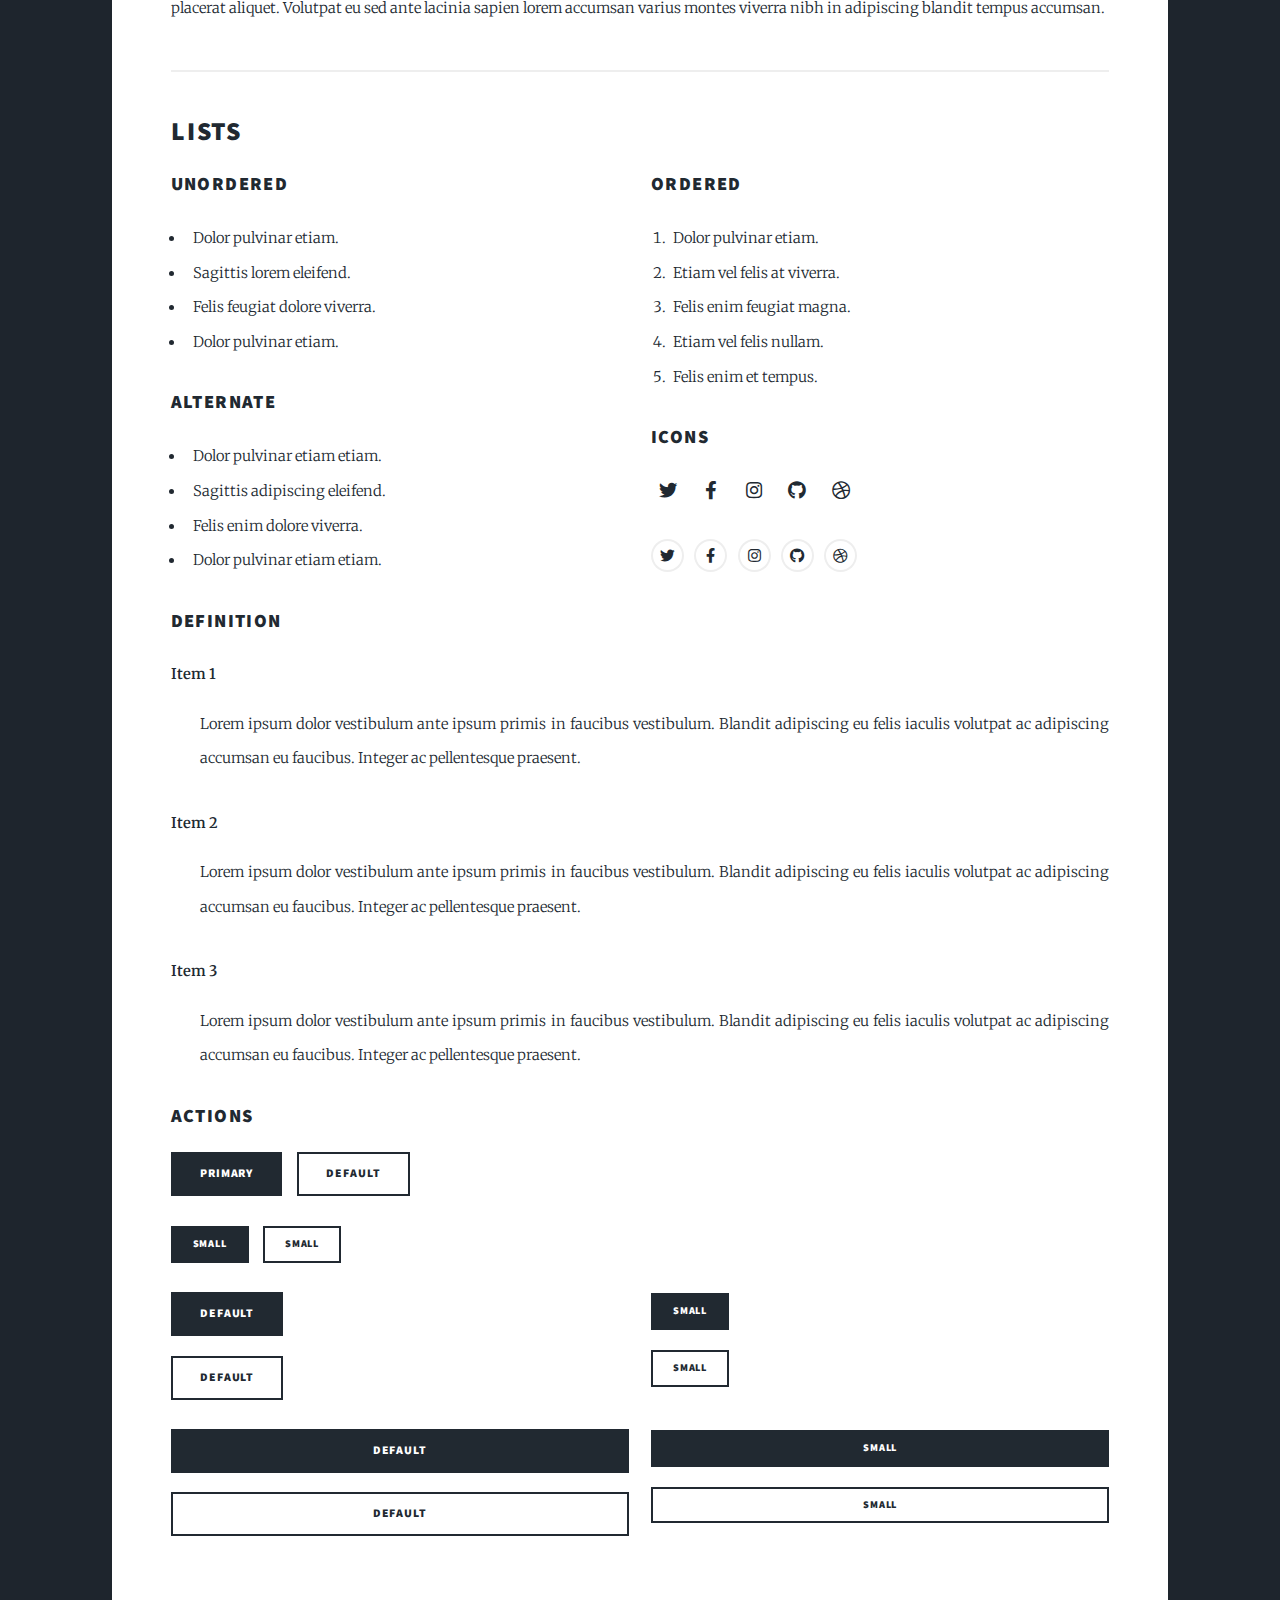
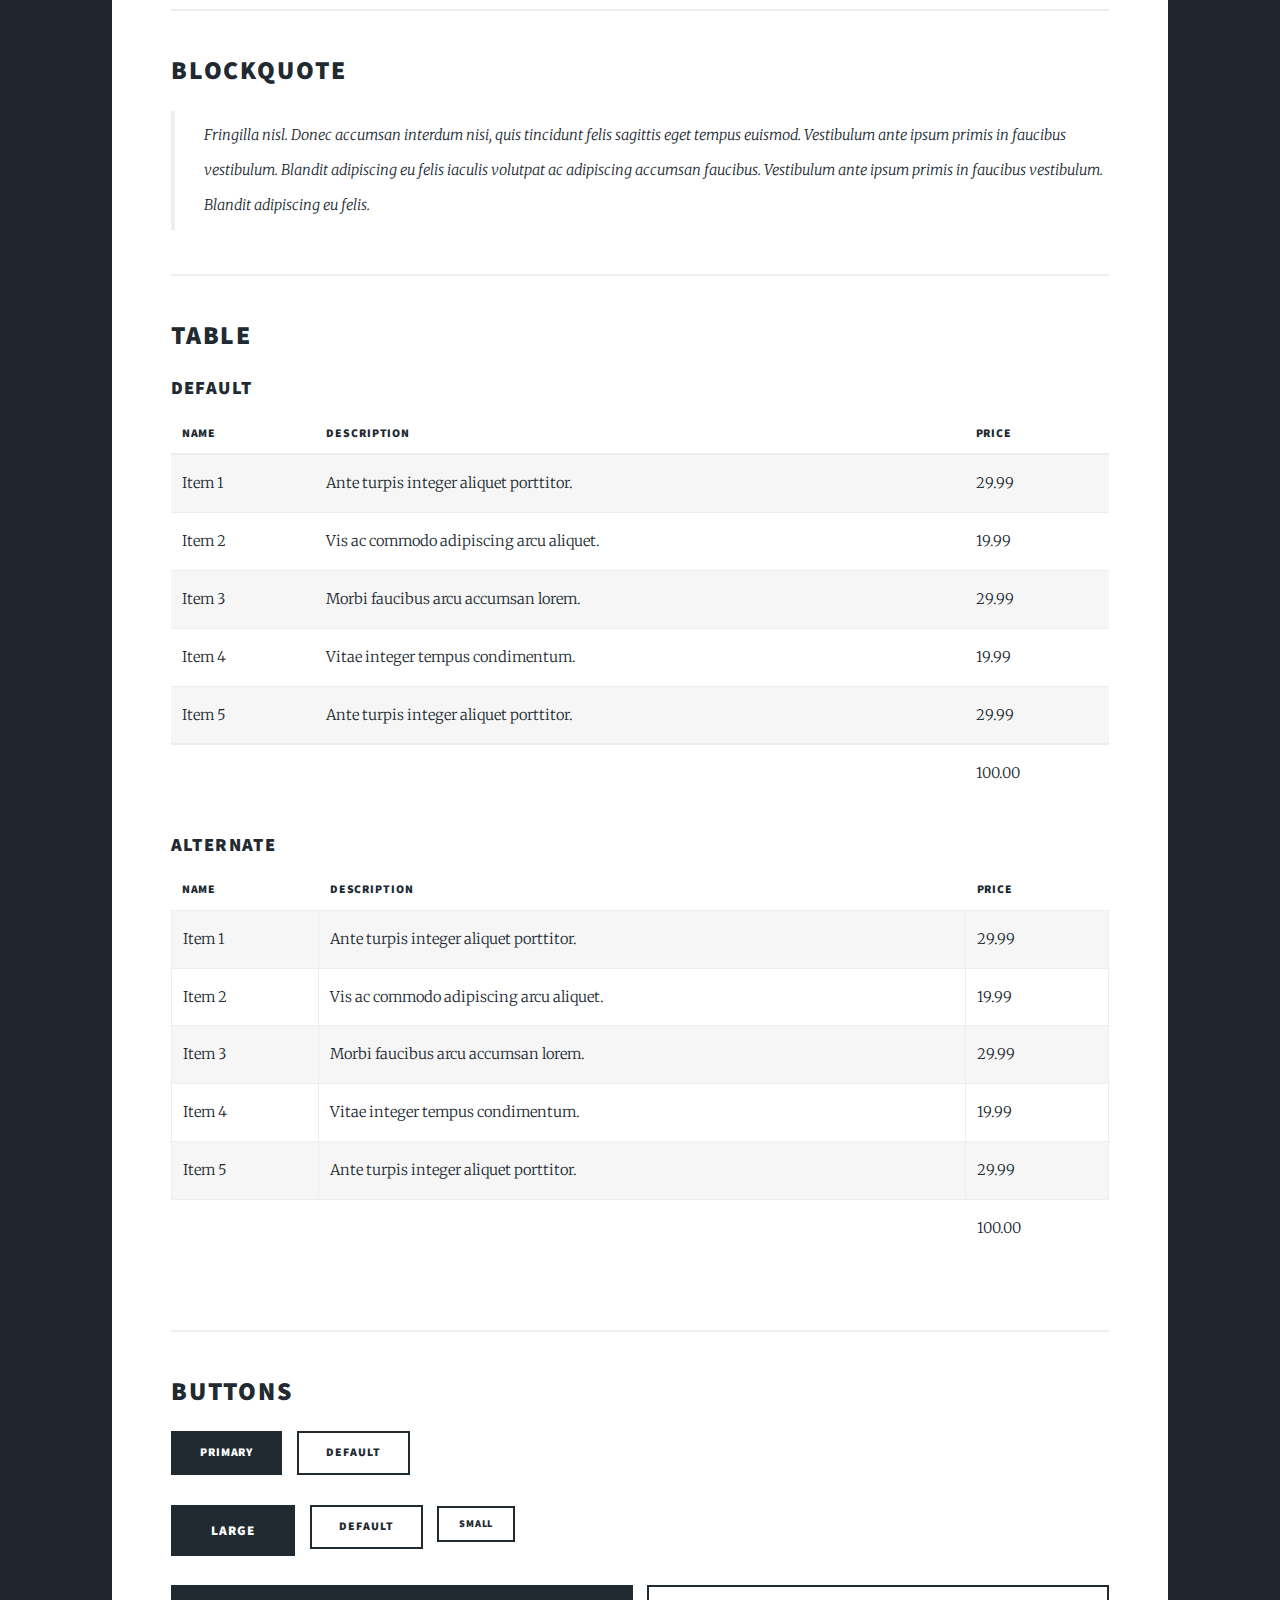
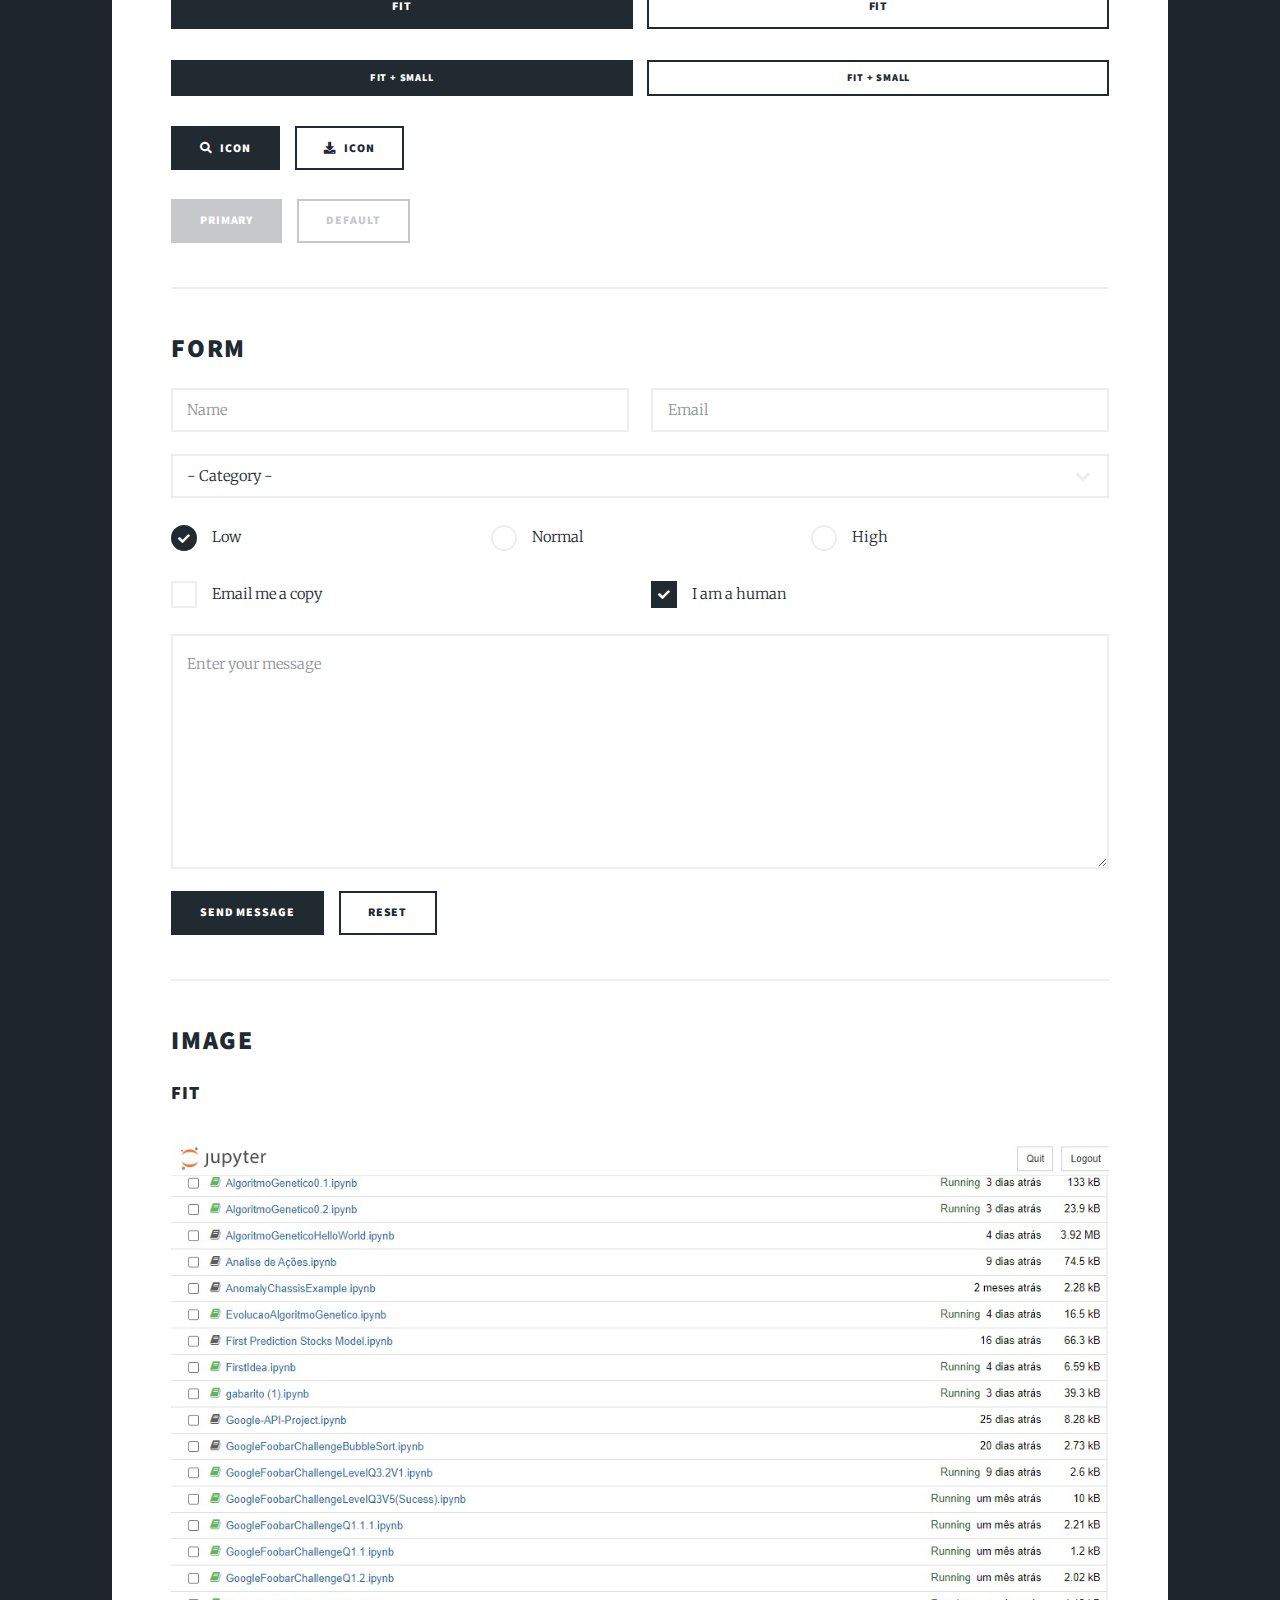
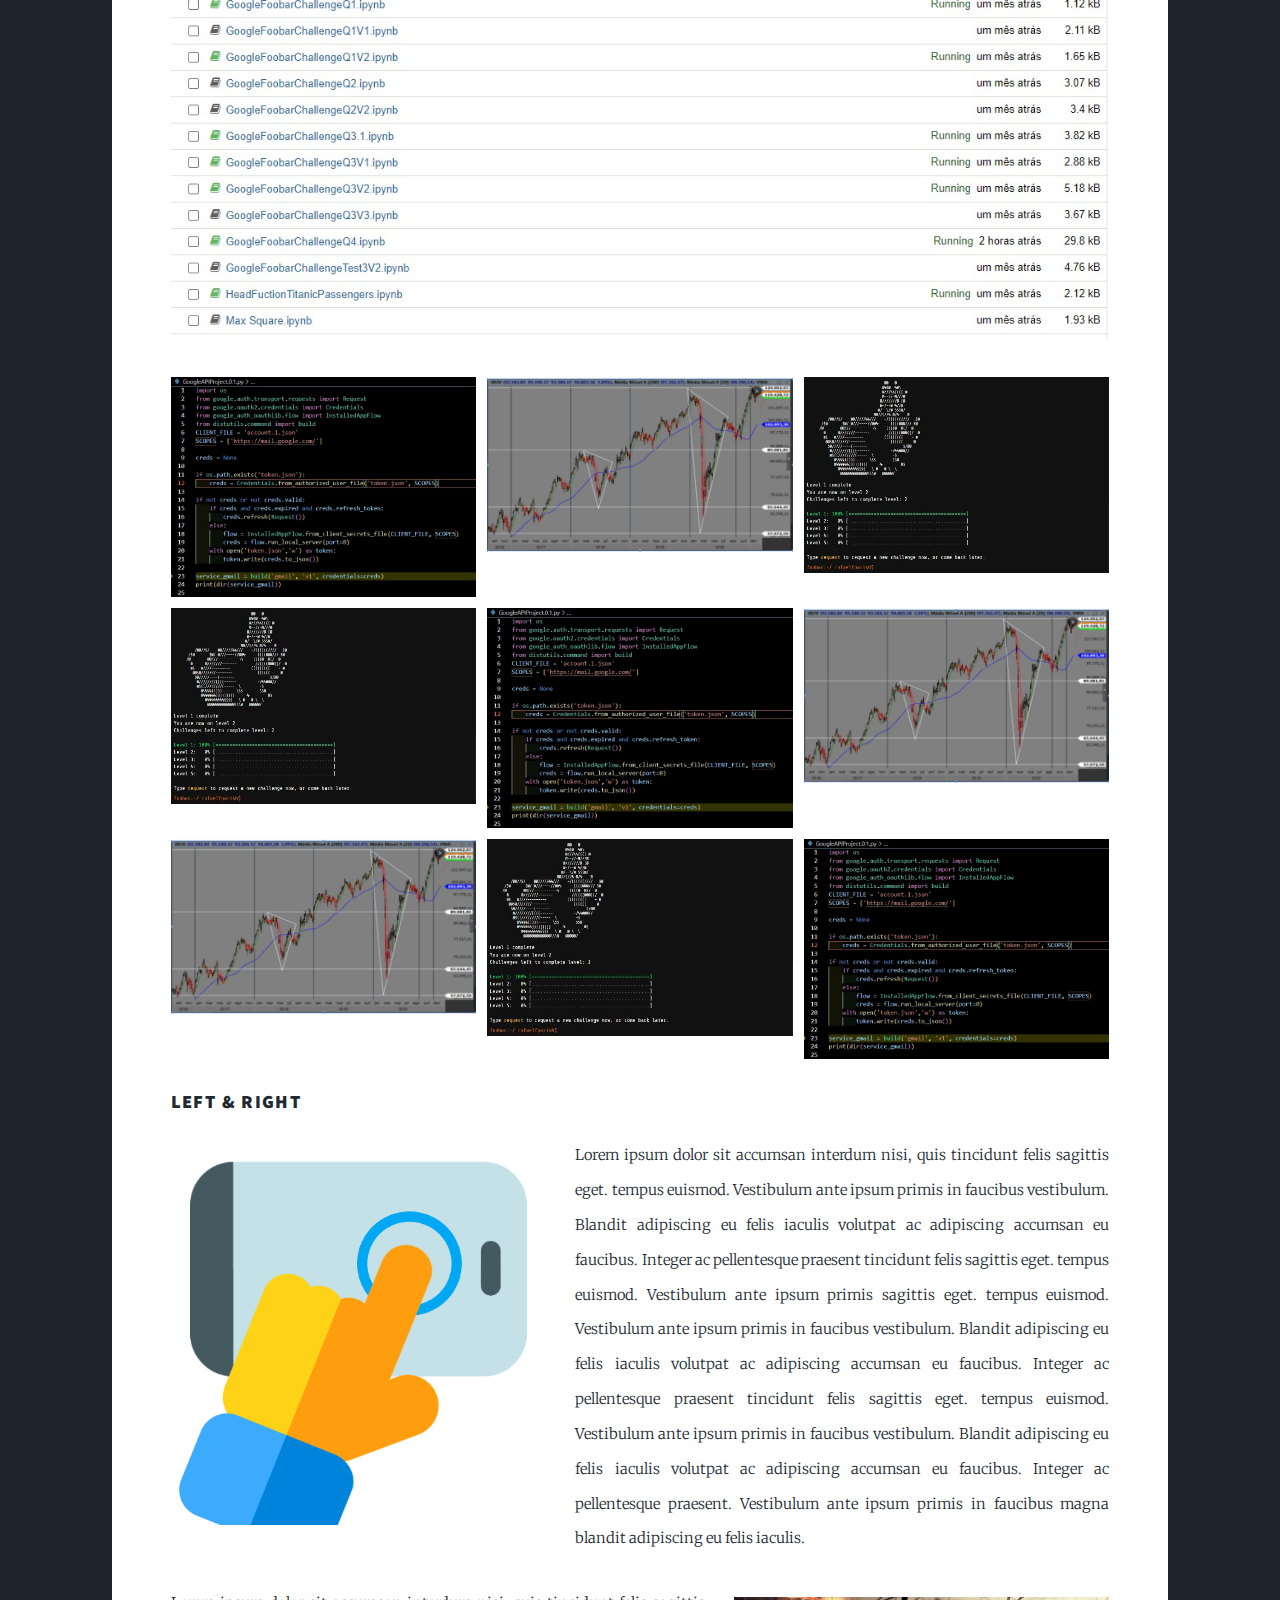
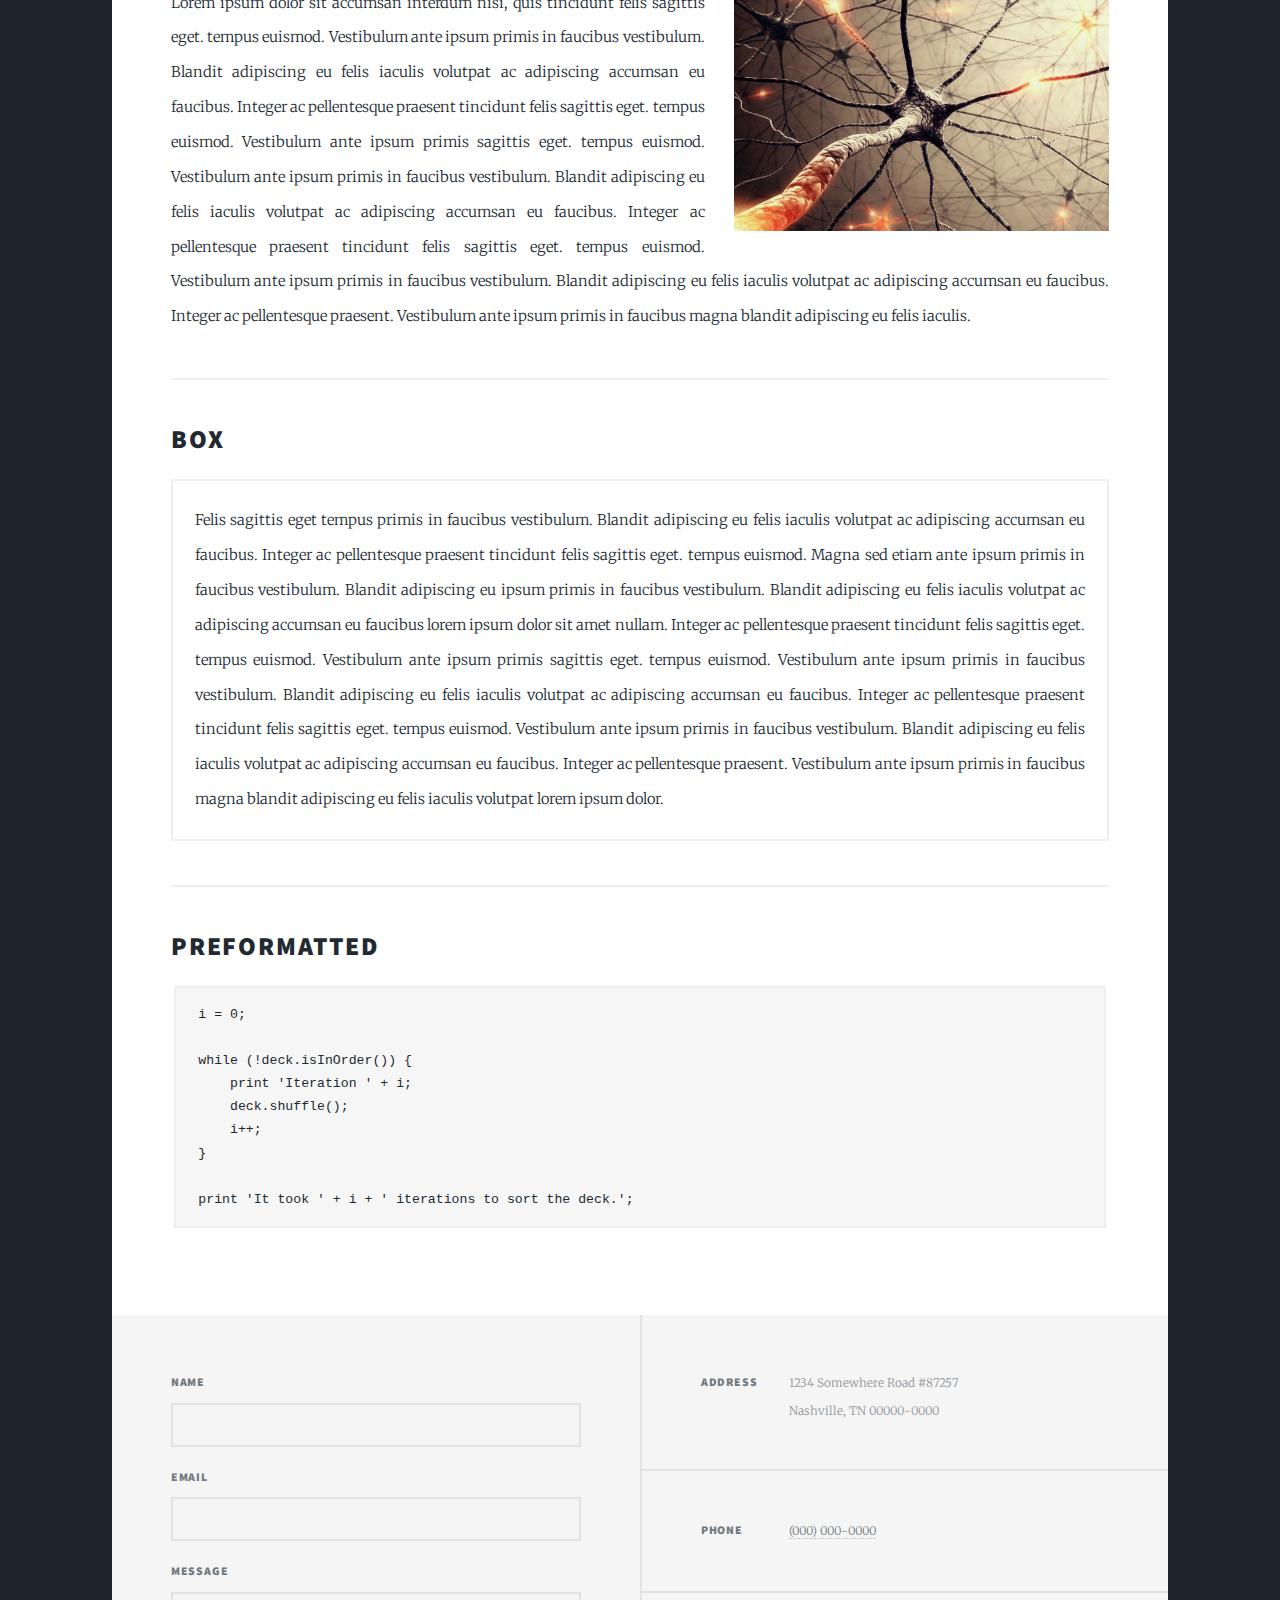
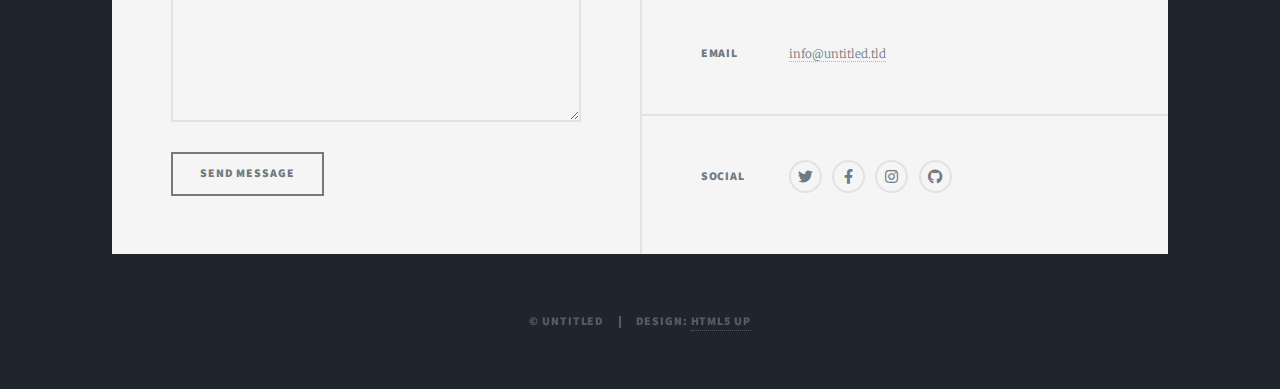
<file: elements.html>
<!DOCTYPE HTML>
<!--
	Massively by HTML5 UP
	html5up.net | @ajlkn
	Free for personal and commercial use under the CCA 3.0 license (html5up.net/license)
-->
<html>
	<head>
		<title>Elements Reference - Massively by HTML5 UP</title>
		<meta charset="utf-8" />
		<meta name="viewport" content="width=device-width, initial-scale=1, user-scalable=no" />
		<link rel="stylesheet" href="assets/css/main.css" />
		<noscript><link rel="stylesheet" href="assets/css/noscript.css" /></noscript>
	</head>
	<body class="is-preload">

		<!-- Wrapper -->
			<div id="wrapper">

				<!-- Header -->
					<header id="header">
						<a href="index.html" class="logo">Massively</a>
					</header>

				<!-- Nav -->
					<nav id="nav">
						<ul class="links">
							<li><a href="index.html">This is Massively</a></li>
							<li><a href="generic.html">Generic Page</a></li>
							<li class="active"><a href="elements.html">Elements Reference</a></li>
						</ul>
						<ul class="icons">
							<li><a href="#" class="icon brands fa-twitter"><span class="label">Twitter</span></a></li>
							<li><a href="#" class="icon brands fa-facebook-f"><span class="label">Facebook</span></a></li>
							<li><a href="#" class="icon brands fa-instagram"><span class="label">Instagram</span></a></li>
							<li><a href="#" class="icon brands fa-github"><span class="label">GitHub</span></a></li>
						</ul>
					</nav>

				<!-- Main -->
					<div id="main">

						<!-- Post -->
							<section class="post">
								<header class="major">
									<h1>Elements<br />
									Reference</h1>
								</header>

								<!-- Text stuff -->
									<h2>Text</h2>
									<p>This is <b>bold</b> and this is <strong>strong</strong>. This is <i>italic</i> and this is <em>emphasized</em>.
									This is <sup>superscript</sup> text and this is <sub>subscript</sub> text.
									This is <u>underlined</u> and this is code: <code>for (;;) { ... }</code>.
									Finally, this is a <a href="#">link</a>.</p>
									<hr />
									<h2>Heading Level 2</h2>
									<h3>Heading Level 3</h3>
									<h4>Heading Level 4</h4>
									<h5>Heading Level 5</h5>
									<h6>Heading Level 6</h6>
									<hr />
									<header>
										<h2>Heading with a Subtitle</h2>
										<p>Lorem ipsum dolor sit amet nullam id egestas urna aliquam</p>
									</header>
									<p>Nunc lacinia ante nunc ac lobortis. Interdum adipiscing gravida odio porttitor sem non mi integer non faucibus ornare mi ut ante amet placerat aliquet. Volutpat eu sed ante lacinia sapien lorem accumsan varius montes viverra nibh in adipiscing blandit tempus accumsan.</p>
									<header>
										<h3>Heading with a Subtitle</h3>
										<p>Lorem ipsum dolor sit amet nullam id egestas urna aliquam</p>
									</header>
									<p>Nunc lacinia ante nunc ac lobortis. Interdum adipiscing gravida odio porttitor sem non mi integer non faucibus ornare mi ut ante amet placerat aliquet. Volutpat eu sed ante lacinia sapien lorem accumsan varius montes viverra nibh in adipiscing blandit tempus accumsan.</p>
									<header>
										<h4>Heading with a Subtitle</h4>
										<p>Lorem ipsum dolor sit amet nullam id egestas urna aliquam</p>
									</header>
									<p>Nunc lacinia ante nunc ac lobortis. Interdum adipiscing gravida odio porttitor sem non mi integer non faucibus ornare mi ut ante amet placerat aliquet. Volutpat eu sed ante lacinia sapien lorem accumsan varius montes viverra nibh in adipiscing blandit tempus accumsan.</p>

									<hr />

								<!-- Lists -->
									<h2>Lists</h2>
									<div class="row">
										<div class="col-6 col-12-small">

											<h3>Unordered</h3>
											<ul>
												<li>Dolor pulvinar etiam.</li>
												<li>Sagittis lorem eleifend.</li>
												<li>Felis feugiat dolore viverra.</li>
												<li>Dolor pulvinar etiam.</li>
											</ul>

											<h3>Alternate</h3>
											<ul class="alt">
												<li>Dolor pulvinar etiam etiam.</li>
												<li>Sagittis adipiscing eleifend.</li>
												<li>Felis enim dolore viverra.</li>
												<li>Dolor pulvinar etiam etiam.</li>
											</ul>

										</div>
										<div class="col-6 col-12-small">

											<h3>Ordered</h3>
											<ol>
												<li>Dolor pulvinar etiam.</li>
												<li>Etiam vel felis at viverra.</li>
												<li>Felis enim feugiat magna.</li>
												<li>Etiam vel felis nullam.</li>
												<li>Felis enim et tempus.</li>
											</ol>

											<h3>Icons</h3>
											<ul class="icons">
												<li><a href="#" class="icon brands fa-twitter"><span class="label">Twitter</span></a></li>
												<li><a href="#" class="icon brands fa-facebook-f"><span class="label">Facebook</span></a></li>
												<li><a href="#" class="icon brands fa-instagram"><span class="label">Instagram</span></a></li>
												<li><a href="#" class="icon brands fa-github"><span class="label">Github</span></a></li>
												<li><a href="#" class="icon brands fa-dribbble"><span class="label">Dribbble</span></a></li>
											</ul>
											<ul class="icons alt">
												<li><a href="#" class="icon brands alt fa-twitter"><span class="label">Twitter</span></a></li>
												<li><a href="#" class="icon brands alt fa-facebook-f"><span class="label">Facebook</span></a></li>
												<li><a href="#" class="icon brands alt fa-instagram"><span class="label">Instagram</span></a></li>
												<li><a href="#" class="icon brands alt fa-github"><span class="label">Github</span></a></li>
												<li><a href="#" class="icon brands alt fa-dribbble"><span class="label">Dribbble</span></a></li>
											</ul>

										</div>
									</div>
									<h3>Definition</h3>
									<dl>
										<dt>Item 1</dt>
										<dd>
											<p>Lorem ipsum dolor vestibulum ante ipsum primis in faucibus vestibulum. Blandit adipiscing eu felis iaculis volutpat ac adipiscing accumsan eu faucibus. Integer ac pellentesque praesent.</p>
										</dd>
										<dt>Item 2</dt>
										<dd>
											<p>Lorem ipsum dolor vestibulum ante ipsum primis in faucibus vestibulum. Blandit adipiscing eu felis iaculis volutpat ac adipiscing accumsan eu faucibus. Integer ac pellentesque praesent.</p>
										</dd>
										<dt>Item 3</dt>
										<dd>
											<p>Lorem ipsum dolor vestibulum ante ipsum primis in faucibus vestibulum. Blandit adipiscing eu felis iaculis volutpat ac adipiscing accumsan eu faucibus. Integer ac pellentesque praesent.</p>
										</dd>
									</dl>

									<h3>Actions</h3>
									<ul class="actions">
										<li><a href="#" class="button primary">Primary</a></li>
										<li><a href="#" class="button">Default</a></li>
									</ul>
									<ul class="actions small">
										<li><a href="#" class="button primary small">Small</a></li>
										<li><a href="#" class="button small">Small</a></li>
									</ul>
									<div class="row">
										<div class="col-6 col-12-small">
											<ul class="actions stacked">
												<li><a href="#" class="button primary">Default</a></li>
												<li><a href="#" class="button">Default</a></li>
											</ul>
										</div>
										<div class="col-6 col-12-small">
											<ul class="actions stacked">
												<li><a href="#" class="button primary small">Small</a></li>
												<li><a href="#" class="button small">Small</a></li>
											</ul>
										</div>
									</div>
									<div class="row">
										<div class="col-6 col-12-small">
											<ul class="actions stacked">
												<li><a href="#" class="button primary fit">Default</a></li>
												<li><a href="#" class="button fit">Default</a></li>
											</ul>
										</div>
										<div class="col-6 col-12-small">
											<ul class="actions stacked">
												<li><a href="#" class="button primary small fit">Small</a></li>
												<li><a href="#" class="button small fit">Small</a></li>
											</ul>
										</div>
									</div>

									<hr />

								<!-- Blockquote -->
									<h2>Blockquote</h2>
									<blockquote>Fringilla nisl. Donec accumsan interdum nisi, quis tincidunt felis sagittis eget tempus euismod. Vestibulum ante ipsum primis in faucibus vestibulum. Blandit adipiscing eu felis iaculis volutpat ac adipiscing accumsan faucibus. Vestibulum ante ipsum primis in faucibus vestibulum. Blandit adipiscing eu felis.</blockquote>

									<hr />

								<!-- Table -->
									<h2>Table</h2>

									<h3>Default</h3>
									<div class="table-wrapper">
										<table>
											<thead>
												<tr>
													<th>Name</th>
													<th>Description</th>
													<th>Price</th>
												</tr>
											</thead>
											<tbody>
												<tr>
													<td>Item 1</td>
													<td>Ante turpis integer aliquet porttitor.</td>
													<td>29.99</td>
												</tr>
												<tr>
													<td>Item 2</td>
													<td>Vis ac commodo adipiscing arcu aliquet.</td>
													<td>19.99</td>
												</tr>
												<tr>
													<td>Item 3</td>
													<td> Morbi faucibus arcu accumsan lorem.</td>
													<td>29.99</td>
												</tr>
												<tr>
													<td>Item 4</td>
													<td>Vitae integer tempus condimentum.</td>
													<td>19.99</td>
												</tr>
												<tr>
													<td>Item 5</td>
													<td>Ante turpis integer aliquet porttitor.</td>
													<td>29.99</td>
												</tr>
											</tbody>
											<tfoot>
												<tr>
													<td colspan="2"></td>
													<td>100.00</td>
												</tr>
											</tfoot>
										</table>
									</div>

									<h3>Alternate</h3>
									<div class="table-wrapper">
										<table class="alt">
											<thead>
												<tr>
													<th>Name</th>
													<th>Description</th>
													<th>Price</th>
												</tr>
											</thead>
											<tbody>
												<tr>
													<td>Item 1</td>
													<td>Ante turpis integer aliquet porttitor.</td>
													<td>29.99</td>
												</tr>
												<tr>
													<td>Item 2</td>
													<td>Vis ac commodo adipiscing arcu aliquet.</td>
													<td>19.99</td>
												</tr>
												<tr>
													<td>Item 3</td>
													<td> Morbi faucibus arcu accumsan lorem.</td>
													<td>29.99</td>
												</tr>
												<tr>
													<td>Item 4</td>
													<td>Vitae integer tempus condimentum.</td>
													<td>19.99</td>
												</tr>
												<tr>
													<td>Item 5</td>
													<td>Ante turpis integer aliquet porttitor.</td>
													<td>29.99</td>
												</tr>
											</tbody>
											<tfoot>
												<tr>
													<td colspan="2"></td>
													<td>100.00</td>
												</tr>
											</tfoot>
										</table>
									</div>

									<hr />

								<!-- Buttons -->
									<h2>Buttons</h2>
									<ul class="actions">
										<li><a href="#" class="button primary">Primary</a></li>
										<li><a href="#" class="button">Default</a></li>
									</ul>
									<ul class="actions">
										<li><a href="#" class="button primary large">Large</a></li>
										<li><a href="#" class="button">Default</a></li>
										<li><a href="#" class="button small">Small</a></li>
									</ul>
									<ul class="actions fit">
										<li><a href="#" class="button primary fit">Fit</a></li>
										<li><a href="#" class="button fit">Fit</a></li>
									</ul>
									<ul class="actions fit small">
										<li><a href="#" class="button primary fit small">Fit + Small</a></li>
										<li><a href="#" class="button fit small">Fit + Small</a></li>
									</ul>
									<ul class="actions">
										<li><a href="#" class="button primary icon solid fa-search">Icon</a></li>
										<li><a href="#" class="button icon solid fa-download">Icon</a></li>
									</ul>
									<ul class="actions">
										<li><span class="button primary disabled">Primary</span></li>
										<li><span class="button disabled">Default</span></li>
									</ul>

									<hr />

								<!-- Form -->
									<h2>Form</h2>

									<form method="post" action="#">
										<div class="row gtr-uniform">
											<div class="col-6 col-12-xsmall">
												<input type="text" name="demo-name" id="demo-name" value="" placeholder="Name" />
											</div>
											<div class="col-6 col-12-xsmall">
												<input type="email" name="demo-email" id="demo-email" value="" placeholder="Email" />
											</div>
											<!-- Break -->
											<div class="col-12">
												<select name="demo-category" id="demo-category">
													<option value="">- Category -</option>
													<option value="1">Manufacturing</option>
													<option value="1">Shipping</option>
													<option value="1">Administration</option>
													<option value="1">Human Resources</option>
												</select>
											</div>
											<!-- Break -->
											<div class="col-4 col-12-small">
												<input type="radio" id="demo-priority-low" name="demo-priority" checked>
												<label for="demo-priority-low">Low</label>
											</div>
											<div class="col-4 col-12-small">
												<input type="radio" id="demo-priority-normal" name="demo-priority">
												<label for="demo-priority-normal">Normal</label>
											</div>
											<div class="col-4 col-12-small">
												<input type="radio" id="demo-priority-high" name="demo-priority">
												<label for="demo-priority-high">High</label>
											</div>
											<!-- Break -->
											<div class="col-6 col-12-small">
												<input type="checkbox" id="demo-copy" name="demo-copy">
												<label for="demo-copy">Email me a copy</label>
											</div>
											<div class="col-6 col-12-small">
												<input type="checkbox" id="demo-human" name="demo-human" checked>
												<label for="demo-human">I am a human</label>
											</div>
											<!-- Break -->
											<div class="col-12">
												<textarea name="demo-message" id="demo-message" placeholder="Enter your message" rows="6"></textarea>
											</div>
											<!-- Break -->
											<div class="col-12">
												<ul class="actions">
													<li><input type="submit" value="Send Message" class="primary" /></li>
													<li><input type="reset" value="Reset" /></li>
												</ul>
											</div>
										</div>
									</form>

									<hr />

								<!-- Image -->
									<h2>Image</h2>

									<h3>Fit</h3>
									<span class="image fit"><img src="images/pic01.jpg" alt="" /></span>
									<div class="box alt">
										<div class="row gtr-50 gtr-uniform">
											<div class="col-4"><span class="image fit"><img src="images/pic02.jpg" alt="" /></span></div>
											<div class="col-4"><span class="image fit"><img src="images/pic03.jpg" alt="" /></span></div>
											<div class="col-4"><span class="image fit"><img src="images/pic04.jpg" alt="" /></span></div>
											<!-- Break -->
											<div class="col-4"><span class="image fit"><img src="images/pic04.jpg" alt="" /></span></div>
											<div class="col-4"><span class="image fit"><img src="images/pic02.jpg" alt="" /></span></div>
											<div class="col-4"><span class="image fit"><img src="images/pic03.jpg" alt="" /></span></div>
											<!-- Break -->
											<div class="col-4"><span class="image fit"><img src="images/pic03.jpg" alt="" /></span></div>
											<div class="col-4"><span class="image fit"><img src="images/pic04.jpg" alt="" /></span></div>
											<div class="col-4"><span class="image fit"><img src="images/pic02.jpg" alt="" /></span></div>
										</div>
									</div>

									<h3>Left &amp; Right</h3>
									<p><span class="image left"><img src="images/pic08.jpg" alt="" /></span>Lorem ipsum dolor sit accumsan interdum nisi, quis tincidunt felis sagittis eget. tempus euismod. Vestibulum ante ipsum primis in faucibus vestibulum. Blandit adipiscing eu felis iaculis volutpat ac adipiscing accumsan eu faucibus. Integer ac pellentesque praesent tincidunt felis sagittis eget. tempus euismod. Vestibulum ante ipsum primis sagittis eget. tempus euismod. Vestibulum ante ipsum primis in faucibus vestibulum. Blandit adipiscing eu felis iaculis volutpat ac adipiscing accumsan eu faucibus. Integer ac pellentesque praesent tincidunt felis sagittis eget. tempus euismod. Vestibulum ante ipsum primis in faucibus vestibulum. Blandit adipiscing eu felis iaculis volutpat ac adipiscing accumsan eu faucibus. Integer ac pellentesque praesent. Vestibulum ante ipsum primis in faucibus magna blandit adipiscing eu felis iaculis.</p>
									<p><span class="image right"><img src="images/pic09.jpg" alt="" /></span>Lorem ipsum dolor sit accumsan interdum nisi, quis tincidunt felis sagittis eget. tempus euismod. Vestibulum ante ipsum primis in faucibus vestibulum. Blandit adipiscing eu felis iaculis volutpat ac adipiscing accumsan eu faucibus. Integer ac pellentesque praesent tincidunt felis sagittis eget. tempus euismod. Vestibulum ante ipsum primis sagittis eget. tempus euismod. Vestibulum ante ipsum primis in faucibus vestibulum. Blandit adipiscing eu felis iaculis volutpat ac adipiscing accumsan eu faucibus. Integer ac pellentesque praesent tincidunt felis sagittis eget. tempus euismod. Vestibulum ante ipsum primis in faucibus vestibulum. Blandit adipiscing eu felis iaculis volutpat ac adipiscing accumsan eu faucibus. Integer ac pellentesque praesent. Vestibulum ante ipsum primis in faucibus magna blandit adipiscing eu felis iaculis.</p>

									<hr />

								<!-- Box -->
									<h2>Box</h2>
									<div class="box">
										<p>Felis sagittis eget tempus primis in faucibus vestibulum. Blandit adipiscing eu felis iaculis volutpat ac adipiscing accumsan eu faucibus. Integer ac pellentesque praesent tincidunt felis sagittis eget. tempus euismod. Magna sed etiam ante ipsum primis in faucibus vestibulum. Blandit adipiscing eu ipsum primis in faucibus vestibulum. Blandit adipiscing eu felis iaculis volutpat ac adipiscing accumsan eu faucibus lorem ipsum dolor sit amet nullam. Integer ac pellentesque praesent tincidunt felis sagittis eget. tempus euismod. Vestibulum ante ipsum primis sagittis eget. tempus euismod. Vestibulum ante ipsum primis in faucibus vestibulum. Blandit adipiscing eu felis iaculis volutpat ac adipiscing accumsan eu faucibus. Integer ac pellentesque praesent tincidunt felis sagittis eget. tempus euismod. Vestibulum ante ipsum primis in faucibus vestibulum. Blandit adipiscing eu felis iaculis volutpat ac adipiscing accumsan eu faucibus. Integer ac pellentesque praesent. Vestibulum ante ipsum primis in faucibus magna blandit adipiscing eu felis iaculis volutpat lorem ipsum dolor.</p>
									</div>

									<hr />

								<!-- Preformatted Code -->
									<h2>Preformatted</h2>
									<pre><code>i = 0;

while (!deck.isInOrder()) {
    print 'Iteration ' + i;
    deck.shuffle();
    i++;
}

print 'It took ' + i + ' iterations to sort the deck.';
</code></pre>

							</section>

					</div>

				<!-- Footer -->
					<footer id="footer">
						<section>
							<form method="post" action="#">
								<div class="fields">
									<div class="field">
										<label for="name">Name</label>
										<input type="text" name="name" id="name" />
									</div>
									<div class="field">
										<label for="email">Email</label>
										<input type="text" name="email" id="email" />
									</div>
									<div class="field">
										<label for="message">Message</label>
										<textarea name="message" id="message" rows="3"></textarea>
									</div>
								</div>
								<ul class="actions">
									<li><input type="submit" value="Send Message" /></li>
								</ul>
							</form>
						</section>
						<section class="split contact">
							<section class="alt">
								<h3>Address</h3>
								<p>1234 Somewhere Road #87257<br />
								Nashville, TN 00000-0000</p>
							</section>
							<section>
								<h3>Phone</h3>
								<p><a href="#">(000) 000-0000</a></p>
							</section>
							<section>
								<h3>Email</h3>
								<p><a href="#">info@untitled.tld</a></p>
							</section>
							<section>
								<h3>Social</h3>
								<ul class="icons alt">
									<li><a href="#" class="icon brands alt fa-twitter"><span class="label">Twitter</span></a></li>
									<li><a href="#" class="icon brands alt fa-facebook-f"><span class="label">Facebook</span></a></li>
									<li><a href="#" class="icon brands alt fa-instagram"><span class="label">Instagram</span></a></li>
									<li><a href="#" class="icon brands alt fa-github"><span class="label">GitHub</span></a></li>
								</ul>
							</section>
						</section>
					</footer>

				<!-- Copyright -->
					<div id="copyright">
						<ul><li>&copy; Untitled</li><li>Design: <a href="https://html5up.net">HTML5 UP</a></li></ul>
					</div>

			</div>

		<!-- Scripts -->
			<script src="assets/js/jquery.min.js"></script>
			<script src="assets/js/jquery.scrollex.min.js"></script>
			<script src="assets/js/jquery.scrolly.min.js"></script>
			<script src="assets/js/browser.min.js"></script>
			<script src="assets/js/breakpoints.min.js"></script>
			<script src="assets/js/util.js"></script>
			<script src="assets/js/main.js"></script>

	</body>
</html>
</file>
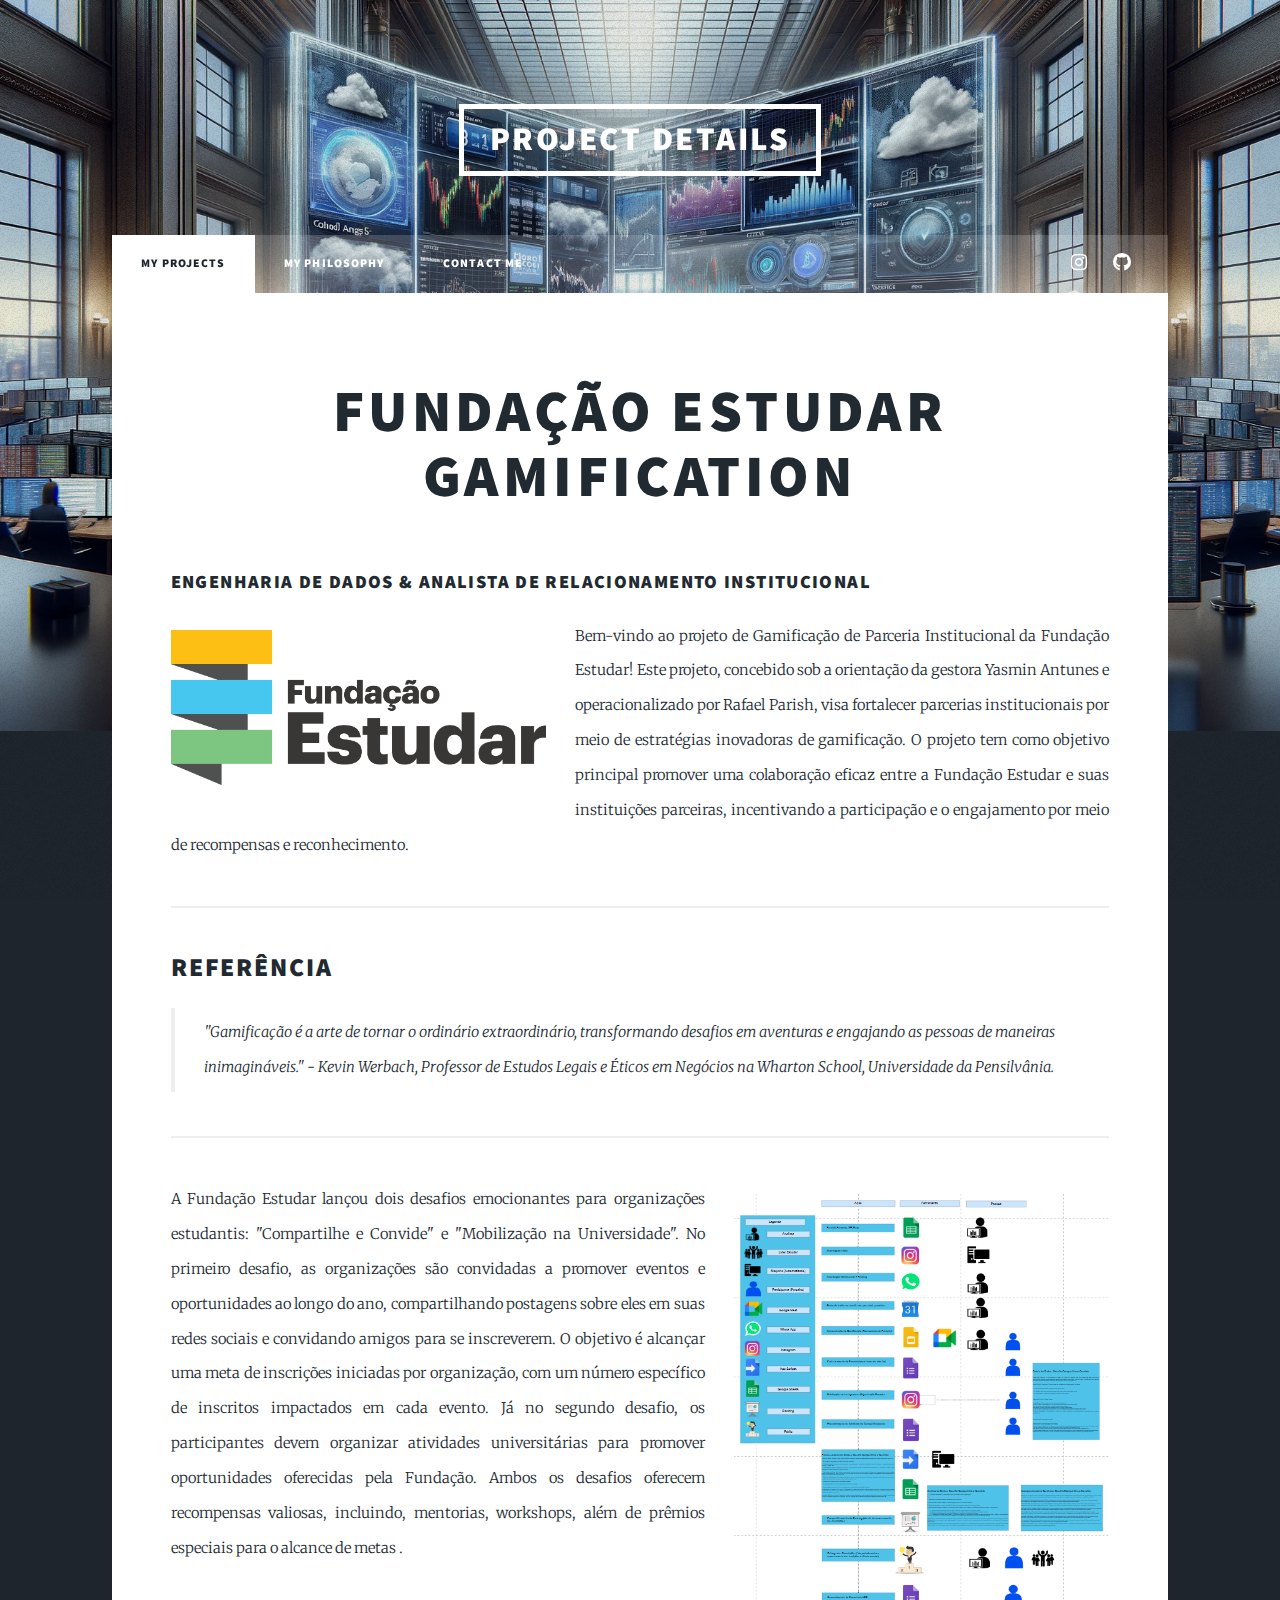
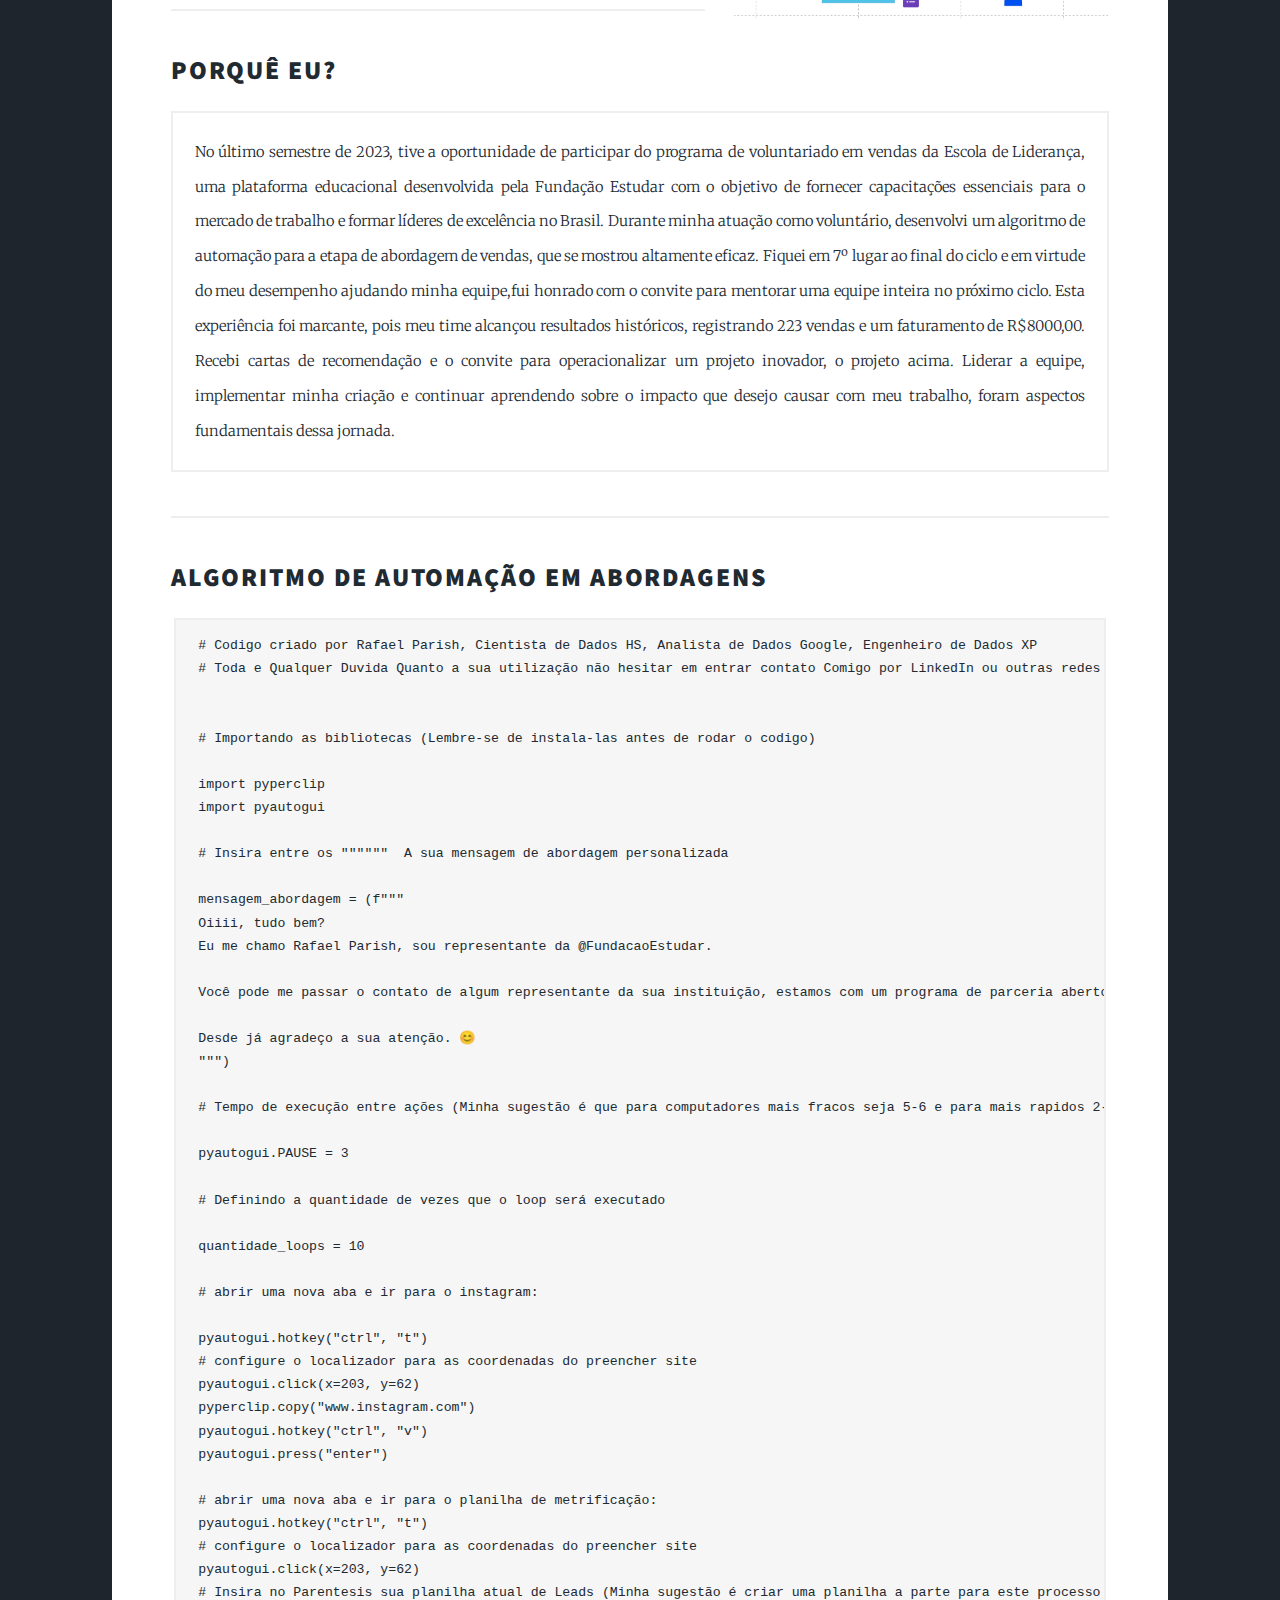
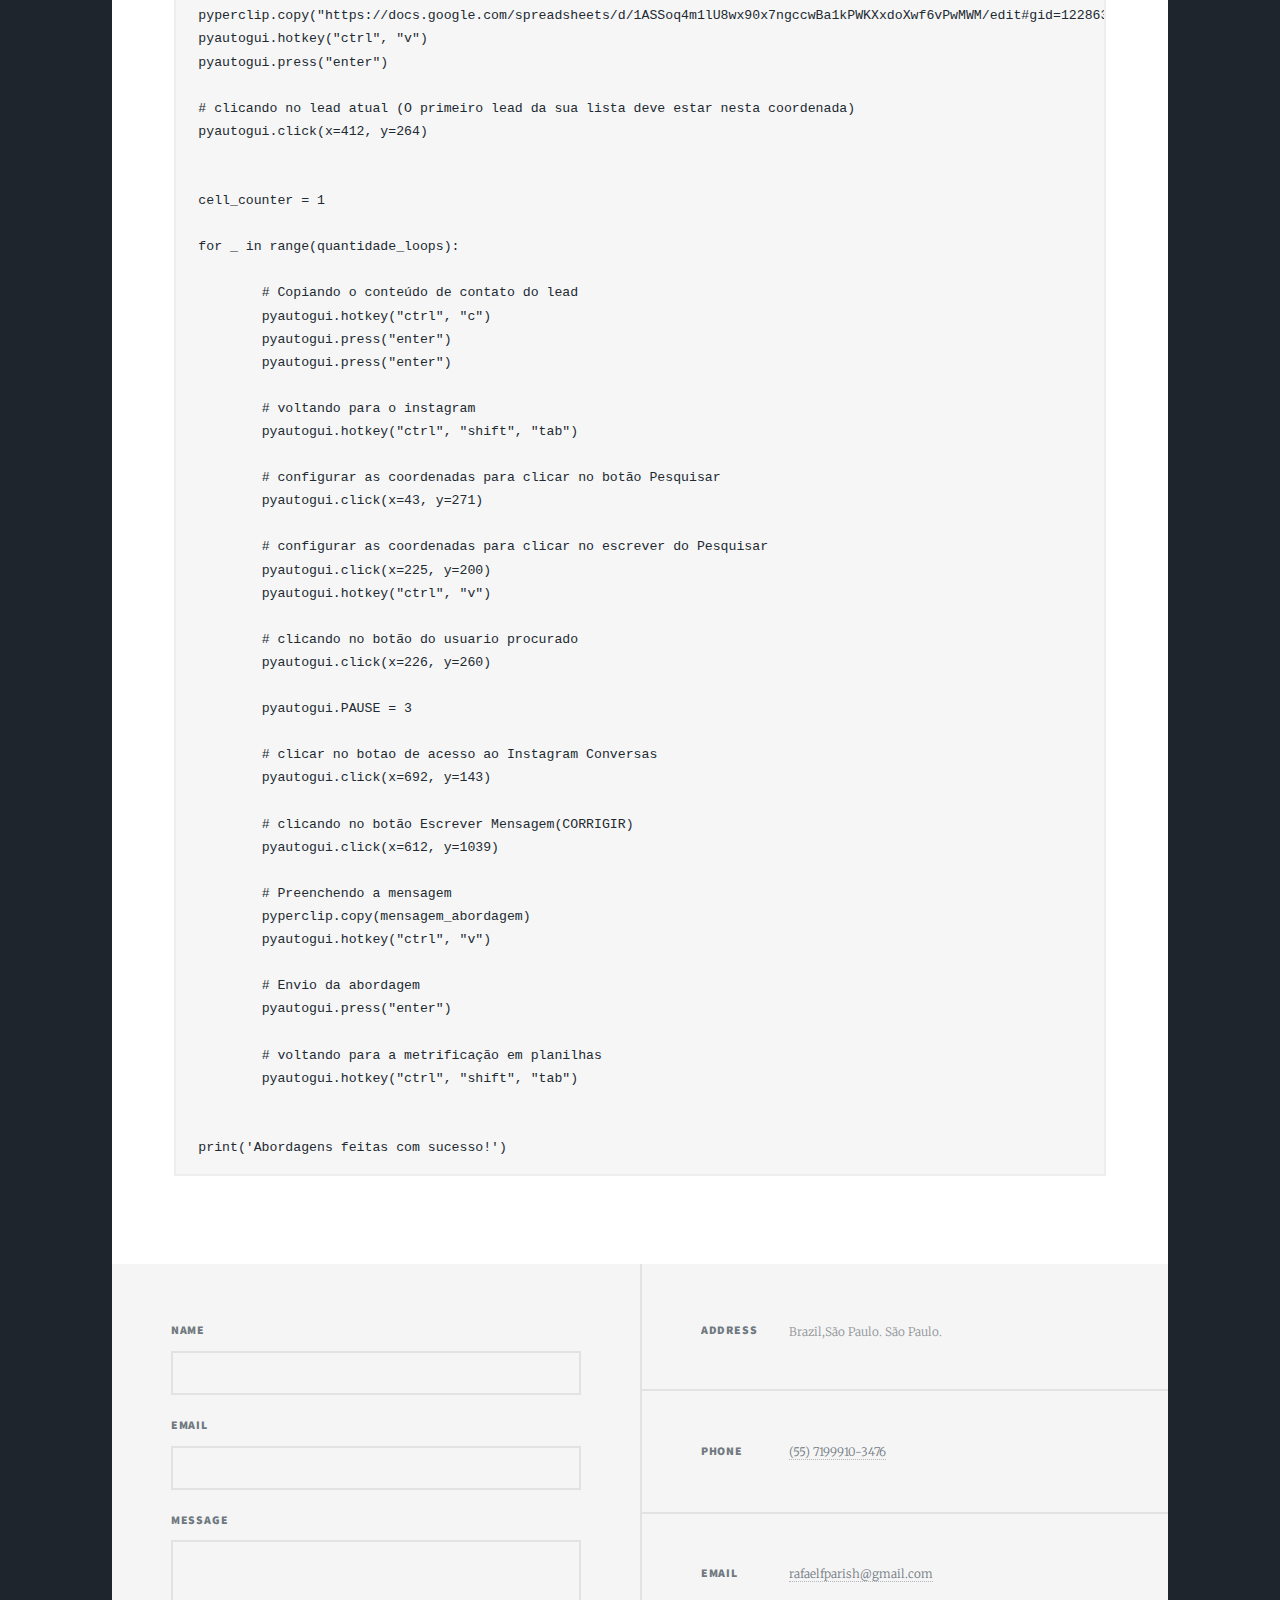
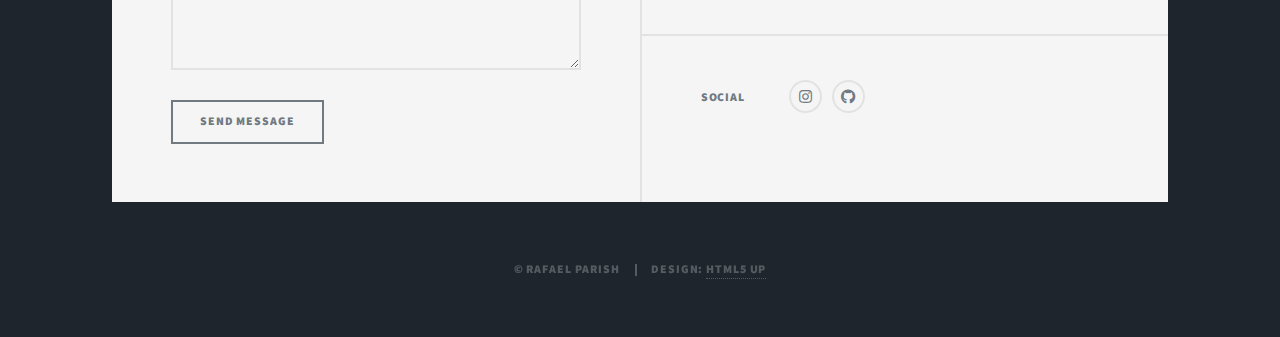
<file: fullstoryfundacaoestudar.html>
<!DOCTYPE HTML>
<!--
	Massively by HTML5 UP
	html5up.net | @ajlkn
	Free for personal and commercial use under the CCA 3.0 license (html5up.net/license)
-->
<html>
	<head>
		<title>Elements Reference - Massively by HTML5 UP</title>
		<meta charset="utf-8" />
		<meta name="viewport" content="width=device-width, initial-scale=1, user-scalable=no" />
		<link rel="stylesheet" href="assets/css/main.css" />
		<noscript><link rel="stylesheet" href="assets/css/noscript.css" /></noscript>
	</head>
	<body class="is-preload">

		<!-- Wrapper -->
			<div id="wrapper">

				<!-- Header -->
					<header id="header">
						<a href="index.html" class="logo">Project Details</a>
					</header>

				<!-- Nav -->
					<nav id="nav">
						<ul class="links">
							<li class="active"><a href="index.html"> My Projects</a></li>
							<li><a href="generic.html">My Philosophy</a></li>
							<li><a href="elements.html">Contact Me</a></li>
						</ul>
						<ul class="icons">
							<li><a href="https://www.instagram.com/rafael.parish/" class="icon brands fa-instagram"><span class="label">Instagram</span></a></li>
							<li><a href="https://github.com/Parish71" class="icon brands fa-github"><span class="label">GitHub</span></a></li>
						</ul>
					</nav>

				<!-- Main -->
					<div id="main">

						<!-- Post -->
							<section class="post">
								<header class="major">
									<h1>Fundação Estudar<br />
									Gamification</h1>
								</header>


									<h3>Engenharia de Dados &amp; Analista de Relacionamento Institucional</h3>
									<p><span class="image left"><img src="images/pic16.png" alt="" /></span>Bem-vindo ao projeto de Gamificação de Parceria Institucional da Fundação Estudar! Este projeto, concebido sob a orientação da gestora Yasmin Antunes e operacionalizado por Rafael Parish, visa fortalecer parcerias institucionais por meio de estratégias inovadoras de gamificação. O projeto tem como objetivo principal promover uma colaboração eficaz entre a Fundação Estudar e suas instituições parceiras, incentivando a participação e o engajamento por meio de recompensas e reconhecimento.</p>
									
									<hr />

								<!-- Blockquote -->
									<h2>Referência</h2>
									<blockquote>
										"Gamificação é a arte de tornar o ordinário extraordinário, transformando desafios em aventuras e engajando as pessoas de maneiras inimagináveis." - Kevin Werbach, Professor de Estudos Legais e Éticos em Negócios na Wharton School, Universidade da Pensilvânia.</blockquote>

									<hr />

									<p><span class="image right"><img src="images/pic17.png" alt="" /></span>A Fundação Estudar lançou dois desafios emocionantes para organizações estudantis: "Compartilhe e Convide" e "Mobilização na Universidade". No primeiro desafio, as organizações são convidadas a promover eventos e oportunidades ao longo do ano, compartilhando postagens sobre eles em suas redes sociais e convidando amigos para se inscreverem. O objetivo é alcançar uma meta de inscrições iniciadas por organização, com um número específico de inscritos impactados em cada evento. Já no segundo desafio, os participantes devem organizar atividades universitárias para promover oportunidades oferecidas pela Fundação. Ambos os desafios oferecem recompensas valiosas, incluindo, mentorias, workshops, além de prêmios especiais para o alcance de metas .</p>

									<hr />

								<!-- Box -->
									<h2>Porquê eu?</h2>
									<div class="box">
										<p>No último semestre de 2023, tive a oportunidade de participar do programa de voluntariado em vendas da Escola de Liderança, uma plataforma educacional desenvolvida pela Fundação Estudar com o objetivo de fornecer capacitações essenciais para o mercado de trabalho e formar líderes de excelência no Brasil. Durante minha atuação como voluntário, desenvolvi um algoritmo de automação para a etapa de abordagem de vendas, que se mostrou altamente eficaz. Fiquei em  7º lugar ao final do ciclo e em virtude do meu desempenho ajudando minha equipe,fui honrado com o convite para mentorar uma equipe inteira no próximo ciclo.  Esta experiência foi marcante, pois meu time alcançou resultados históricos, registrando 223 vendas e um faturamento de R$8000,00. Recebi cartas de recomendação e o convite para operacionalizar um projeto inovador, o projeto acima. Liderar a equipe, implementar minha criação e continuar aprendendo sobre o impacto que desejo causar com meu trabalho, foram aspectos fundamentais dessa jornada.</p>
									</div>

									<hr />

								<!-- Preformatted Code -->
									<h2>ALGORITMO DE AUTOMAÇÃO EM ABORDAGENS</h2>
									<pre><code># Codigo criado por Rafael Parish, Cientista de Dados HS, Analista de Dados Google, Engenheiro de Dados XP
# Toda e Qualquer Duvida Quanto a sua utilização não hesitar em entrar contato Comigo por LinkedIn ou outras redes sociais.
										
										
# Importando as bibliotecas (Lembre-se de instala-las antes de rodar o codigo)
										
import pyperclip
import pyautogui
										
# Insira entre os """"""  A sua mensagem de abordagem personalizada
										
mensagem_abordagem = (f"""
Oiiii, tudo bem?
Eu me chamo Rafael Parish, sou representante da @FundacaoEstudar.
										
Você pode me passar o contato de algum representante da sua instituição, estamos com um programa de parceria aberto exclusivamente para vocês.
										
Desde já agradeço a sua atenção. 😊
""")
										
# Tempo de execução entre ações (Minha sugestão é que para computadores mais fracos seja 5-6 e para mais rapidos 2-3)
										
pyautogui.PAUSE = 3
										
# Definindo a quantidade de vezes que o loop será executado
										
quantidade_loops = 10
										
# abrir uma nova aba e ir para o instagram:
										
pyautogui.hotkey("ctrl", "t")
# configure o localizador para as coordenadas do preencher site
pyautogui.click(x=203, y=62)
pyperclip.copy("www.instagram.com")
pyautogui.hotkey("ctrl", "v")
pyautogui.press("enter")
										
# abrir uma nova aba e ir para o planilha de metrificação:
pyautogui.hotkey("ctrl", "t")
# configure o localizador para as coordenadas do preencher site
pyautogui.click(x=203, y=62)
# Insira no Parentesis sua planilha atual de Leads (Minha sugestão é criar uma planilha a parte para este processo com o interesse de não desconfigurar a planilha geral)
pyperclip.copy("https://docs.google.com/spreadsheets/d/1ASSoq4m1lU8wx90x7ngccwBa1kPWKXxdoXwf6vPwMWM/edit#gid=1228632839")
pyautogui.hotkey("ctrl", "v")
pyautogui.press("enter")
										
# clicando no lead atual (O primeiro lead da sua lista deve estar nesta coordenada)
pyautogui.click(x=412, y=264)
										
										
cell_counter = 1
										
for _ in range(quantidade_loops):
											
	# Copiando o conteúdo de contato do lead
	pyautogui.hotkey("ctrl", "c")
	pyautogui.press("enter")
	pyautogui.press("enter")
										
	# voltando para o instagram
	pyautogui.hotkey("ctrl", "shift", "tab")
										
	# configurar as coordenadas para clicar no botão Pesquisar
	pyautogui.click(x=43, y=271)
										
	# configurar as coordenadas para clicar no escrever do Pesquisar
	pyautogui.click(x=225, y=200)
	pyautogui.hotkey("ctrl", "v")
										
	# clicando no botão do usuario procurado
	pyautogui.click(x=226, y=260)
										
	pyautogui.PAUSE = 3
										
	# clicar no botao de acesso ao Instagram Conversas
	pyautogui.click(x=692, y=143)
										
	# clicando no botão Escrever Mensagem(CORRIGIR)
	pyautogui.click(x=612, y=1039)
										
	# Preenchendo a mensagem 
	pyperclip.copy(mensagem_abordagem)
	pyautogui.hotkey("ctrl", "v")
											
	# Envio da abordagem
	pyautogui.press("enter")
										
	# voltando para a metrificação em planilhas
	pyautogui.hotkey("ctrl", "shift", "tab")
										
										
print('Abordagens feitas com sucesso!')
</code></pre>

							</section>

					</div>

				<!-- Footer -->
				<footer id="footer">
					<section>
						<form method="post" action="mailto:rafaelfparish@gmail.com">
							<div class="fields">
								<div class="field">
									<label for="name">Name</label>
									<input type="text" name="name" id="name" />
								</div>
								<div class="field">
									<label for="email">Email</label>
									<input type="text" name="email" id="email" />
								</div>
								<div class="field">
									<label for="message">Message</label>
									<textarea name="message" id="message" rows="3"></textarea>
								</div>
							</div>
							<ul class="actions">
								<li><input type="submit" value="Send Message" /></li>
							</ul>
						</form>
					</section>
					<section class="split contact">
						<section class="alt">
							<h3>Address</h3>
							<p>Brazil,São Paulo. São Paulo.<br />
							</p>
						</section>
						<section>
							<h3>Phone</h3>
							<p><a href="https://wa.me/5571999103476">(55) 7199910-3476</a></p>
						</section>
						<section>
							<h3>Email</h3>
							<p><a href="mailto:rafaelfparish@gmail.com">rafaelfparish@gmail.com</a></p>
						</section>
						<section>
							<h3>Social</h3>
							<ul class="icons alt">
								<li><a href="https://www.instagram.com/rafael.parish/" class="icon brands alt fa-instagram"><span class="label">Instagram</span></a></li>
								<li><a href="https://github.com/Parish71" class="icon brands alt fa-github"><span class="label">GitHub</span></a></li>
							</ul>
						</section>
					</section>
				</footer>

				<!-- Copyright -->
					<div id="copyright">
						<ul><li>&copy; RAFAEL PARISH</li><li>Design: <a href="https://html5up.net">HTML5 UP</a></li></ul>
					</div>

			</div>

		<!-- Scripts -->
			<script src="assets/js/jquery.min.js"></script>
			<script src="assets/js/jquery.scrollex.min.js"></script>
			<script src="assets/js/jquery.scrolly.min.js"></script>
			<script src="assets/js/browser.min.js"></script>
			<script src="assets/js/breakpoints.min.js"></script>
			<script src="assets/js/util.js"></script>
			<script src="assets/js/main.js"></script>

	</body>
</html>
</file>
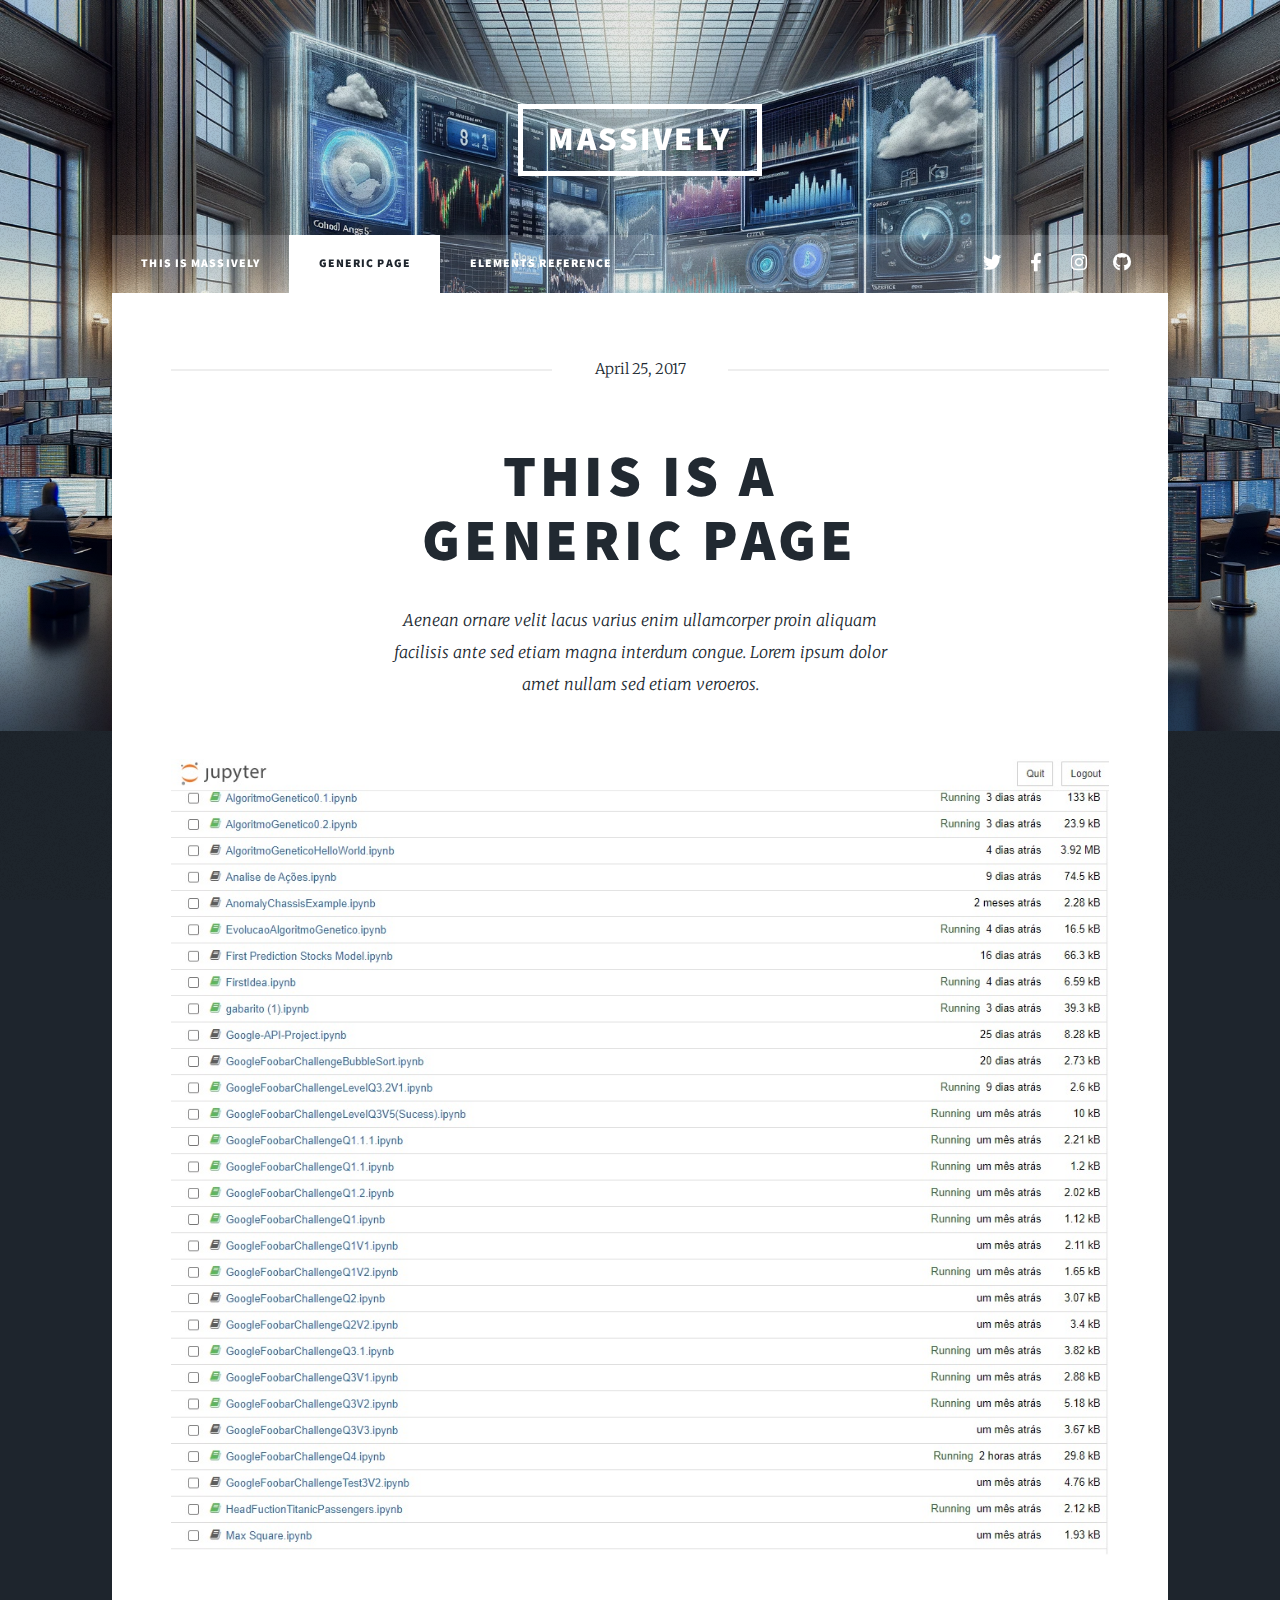
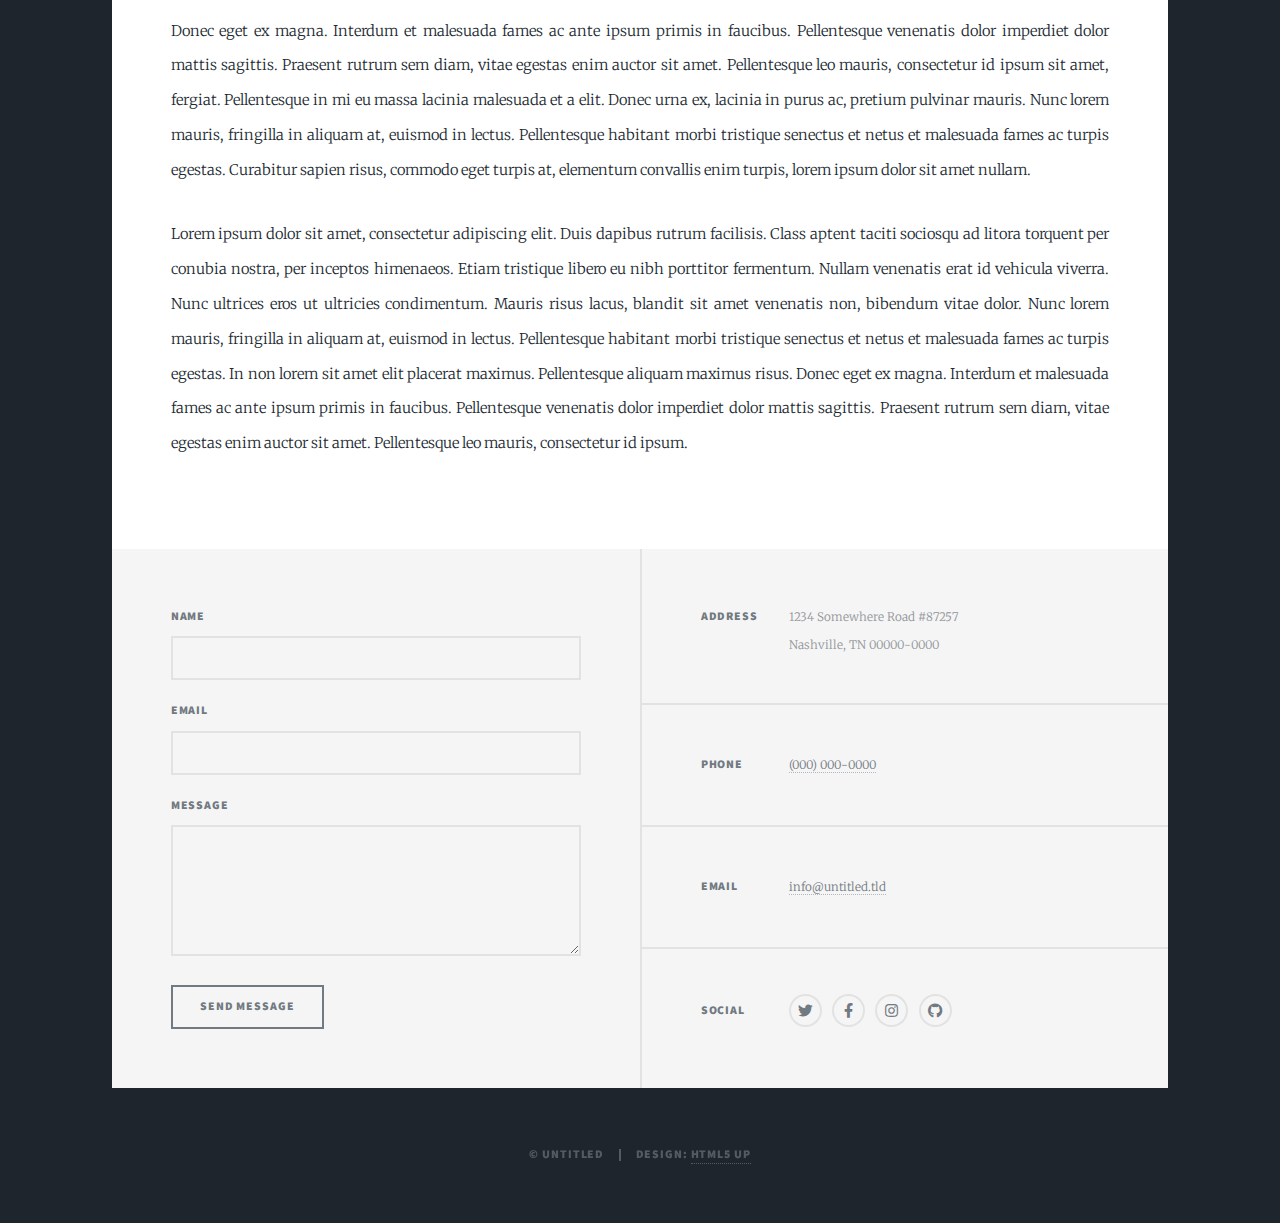
<file: generic copy.html>
<!DOCTYPE HTML>
<!--
	Massively by HTML5 UP
	html5up.net | @ajlkn
	Free for personal and commercial use under the CCA 3.0 license (html5up.net/license)
-->
<html>
	<head>
		<title>Generic Page - Massively by HTML5 UP</title>
		<meta charset="utf-8" />
		<meta name="viewport" content="width=device-width, initial-scale=1, user-scalable=no" />
		<link rel="stylesheet" href="assets/css/main.css" />
		<noscript><link rel="stylesheet" href="assets/css/noscript.css" /></noscript>
	</head>
	<body class="is-preload">

		<!-- Wrapper -->
			<div id="wrapper">

				<!-- Header -->
					<header id="header">
						<a href="index.html" class="logo">Massively</a>
					</header>

				<!-- Nav -->
					<nav id="nav">
						<ul class="links">
							<li><a href="index.html">This is Massively</a></li>
							<li class="active"><a href="generic.html">Generic Page</a></li>
							<li><a href="elements.html">Elements Reference</a></li>
						</ul>
						<ul class="icons">
							<li><a href="#" class="icon brands fa-twitter"><span class="label">Twitter</span></a></li>
							<li><a href="#" class="icon brands fa-facebook-f"><span class="label">Facebook</span></a></li>
							<li><a href="#" class="icon brands fa-instagram"><span class="label">Instagram</span></a></li>
							<li><a href="#" class="icon brands fa-github"><span class="label">GitHub</span></a></li>
						</ul>
					</nav>

				<!-- Main -->
					<div id="main">

						<!-- Post -->
							<section class="post">
								<header class="major">
									<span class="date">April 25, 2017</span>
									<h1>This is a<br />
									Generic Page</h1>
									<p>Aenean ornare velit lacus varius enim ullamcorper proin aliquam<br />
									facilisis ante sed etiam magna interdum congue. Lorem ipsum dolor<br />
									amet nullam sed etiam veroeros.</p>
								</header>
								<div class="image main"><img src="images/pic01.jpg" alt="" /></div>
								<p>Donec eget ex magna. Interdum et malesuada fames ac ante ipsum primis in faucibus. Pellentesque venenatis dolor imperdiet dolor mattis sagittis. Praesent rutrum sem diam, vitae egestas enim auctor sit amet. Pellentesque leo mauris, consectetur id ipsum sit amet, fergiat. Pellentesque in mi eu massa lacinia malesuada et a elit. Donec urna ex, lacinia in purus ac, pretium pulvinar mauris. Nunc lorem mauris, fringilla in aliquam at, euismod in lectus. Pellentesque habitant morbi tristique senectus et netus et malesuada fames ac turpis egestas. Curabitur sapien risus, commodo eget turpis at, elementum convallis enim turpis, lorem ipsum dolor sit amet nullam.</p>
								<p>Lorem ipsum dolor sit amet, consectetur adipiscing elit. Duis dapibus rutrum facilisis. Class aptent taciti sociosqu ad litora torquent per conubia nostra, per inceptos himenaeos. Etiam tristique libero eu nibh porttitor fermentum. Nullam venenatis erat id vehicula viverra. Nunc ultrices eros ut ultricies condimentum. Mauris risus lacus, blandit sit amet venenatis non, bibendum vitae dolor. Nunc lorem mauris, fringilla in aliquam at, euismod in lectus. Pellentesque habitant morbi tristique senectus et netus et malesuada fames ac turpis egestas. In non lorem sit amet elit placerat maximus. Pellentesque aliquam maximus risus. Donec eget ex magna. Interdum et malesuada fames ac ante ipsum primis in faucibus. Pellentesque venenatis dolor imperdiet dolor mattis sagittis. Praesent rutrum sem diam, vitae egestas enim auctor sit amet. Pellentesque leo mauris, consectetur id ipsum.</p>
							</section>

					</div>

				<!-- Footer -->
					<footer id="footer">
						<section>
							<form method="post" action="#">
								<div class="fields">
									<div class="field">
										<label for="name">Name</label>
										<input type="text" name="name" id="name" />
									</div>
									<div class="field">
										<label for="email">Email</label>
										<input type="text" name="email" id="email" />
									</div>
									<div class="field">
										<label for="message">Message</label>
										<textarea name="message" id="message" rows="3"></textarea>
									</div>
								</div>
								<ul class="actions">
									<li><input type="submit" value="Send Message" /></li>
								</ul>
							</form>
						</section>
						<section class="split contact">
							<section class="alt">
								<h3>Address</h3>
								<p>1234 Somewhere Road #87257<br />
								Nashville, TN 00000-0000</p>
							</section>
							<section>
								<h3>Phone</h3>
								<p><a href="#">(000) 000-0000</a></p>
							</section>
							<section>
								<h3>Email</h3>
								<p><a href="#">info@untitled.tld</a></p>
							</section>
							<section>
								<h3>Social</h3>
								<ul class="icons alt">
									<li><a href="#" class="icon brands alt fa-twitter"><span class="label">Twitter</span></a></li>
									<li><a href="#" class="icon brands alt fa-facebook-f"><span class="label">Facebook</span></a></li>
									<li><a href="#" class="icon brands alt fa-instagram"><span class="label">Instagram</span></a></li>
									<li><a href="#" class="icon brands alt fa-github"><span class="label">GitHub</span></a></li>
								</ul>
							</section>
						</section>
					</footer>

				<!-- Copyright -->
					<div id="copyright">
						<ul><li>&copy; Untitled</li><li>Design: <a href="https://html5up.net">HTML5 UP</a></li></ul>
					</div>

			</div>

		<!-- Scripts -->
			<script src="assets/js/jquery.min.js"></script>
			<script src="assets/js/jquery.scrollex.min.js"></script>
			<script src="assets/js/jquery.scrolly.min.js"></script>
			<script src="assets/js/browser.min.js"></script>
			<script src="assets/js/breakpoints.min.js"></script>
			<script src="assets/js/util.js"></script>
			<script src="assets/js/main.js"></script>

	</body>
</html>
</file>
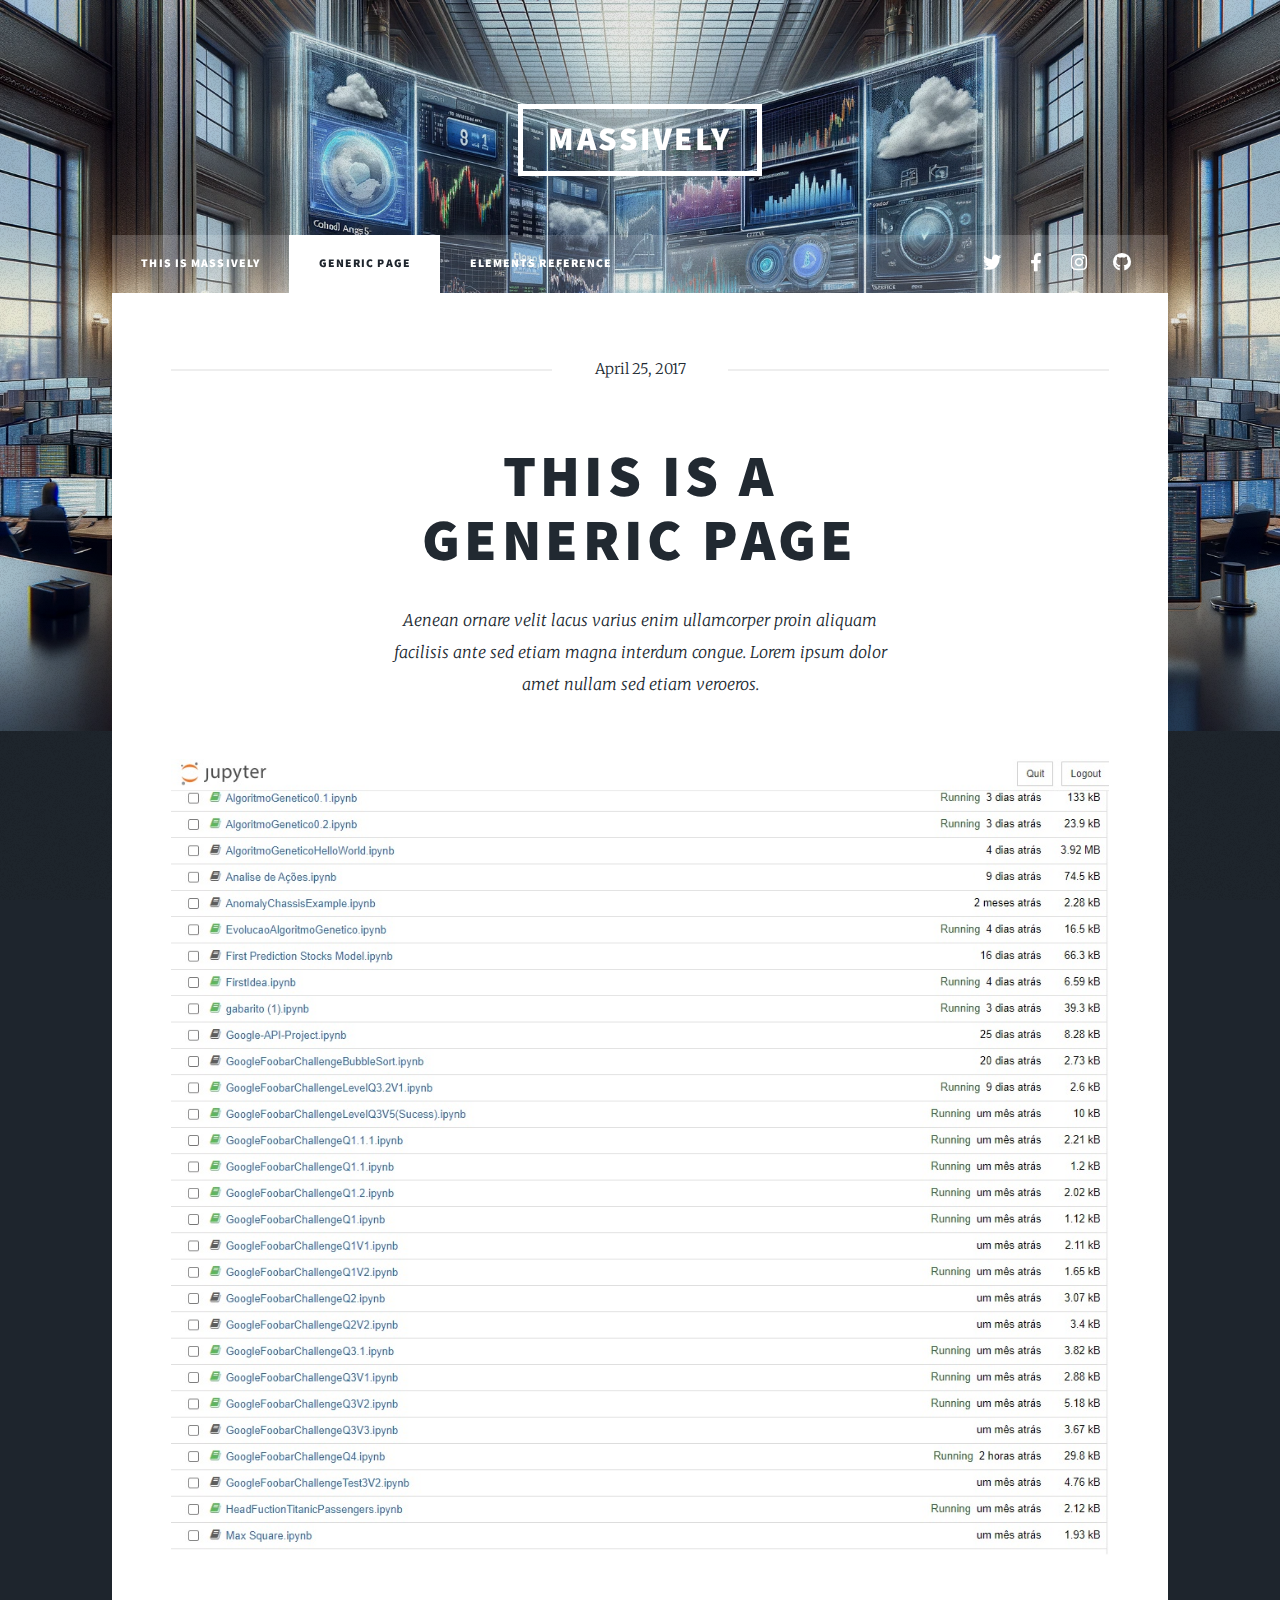
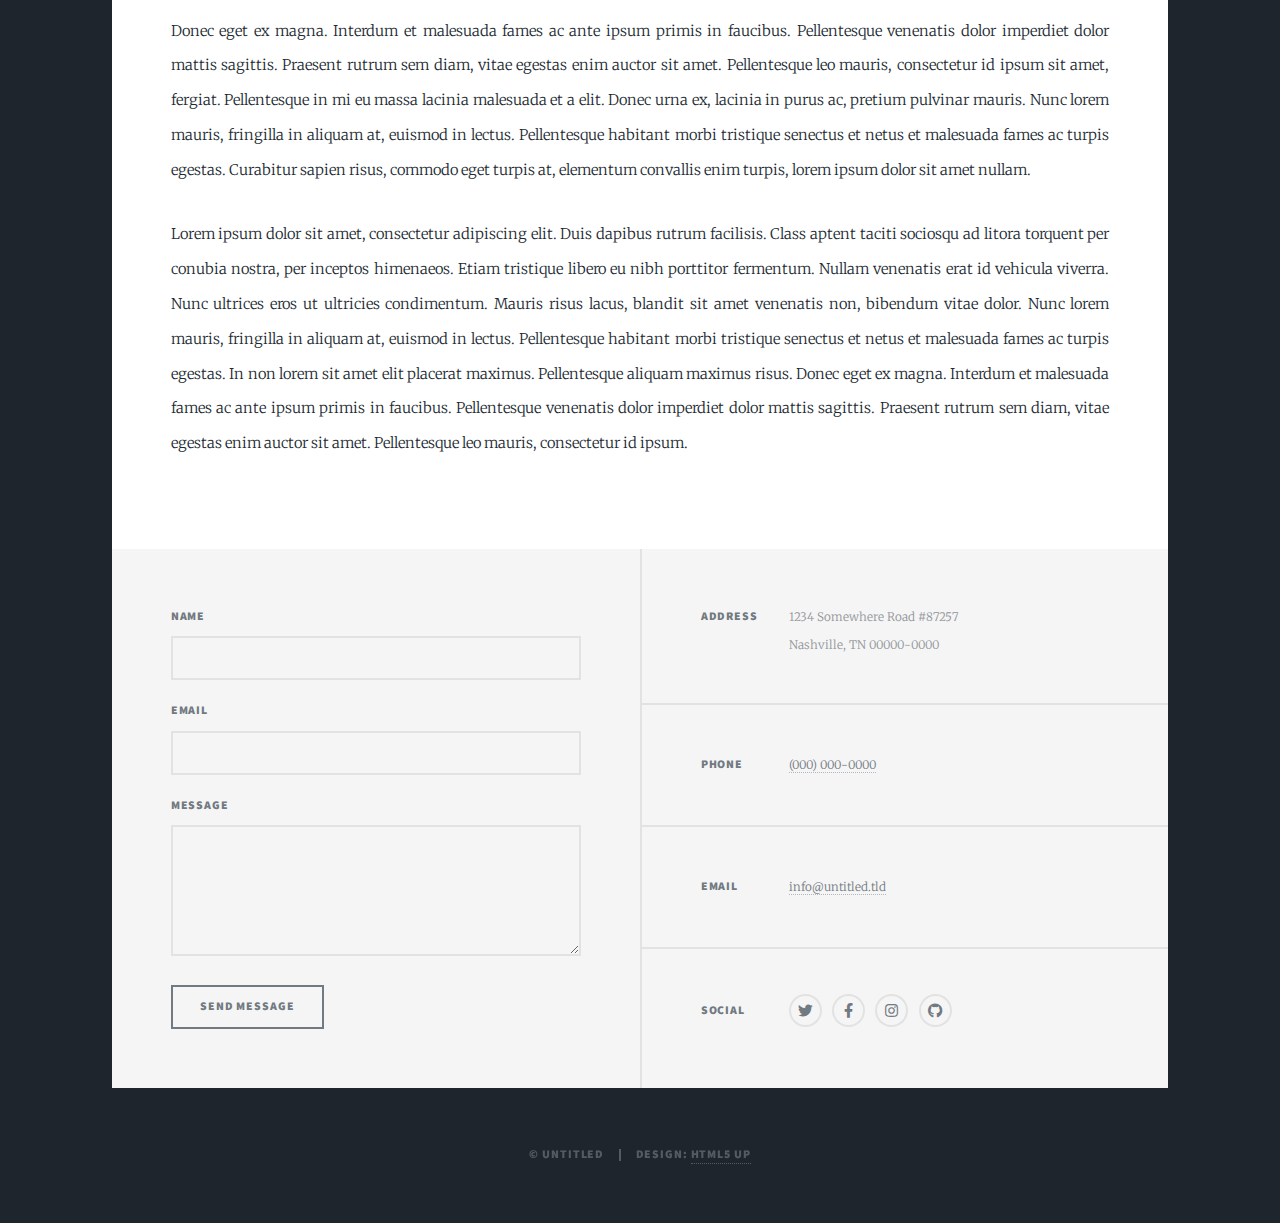
<file: generic.html>
<!DOCTYPE HTML>
<!--
	Massively by HTML5 UP
	html5up.net | @ajlkn
	Free for personal and commercial use under the CCA 3.0 license (html5up.net/license)
-->
<html>
	<head>
		<title>Generic Page - Massively by HTML5 UP</title>
		<meta charset="utf-8" />
		<meta name="viewport" content="width=device-width, initial-scale=1, user-scalable=no" />
		<link rel="stylesheet" href="assets/css/main.css" />
		<noscript><link rel="stylesheet" href="assets/css/noscript.css" /></noscript>
	</head>
	<body class="is-preload">

		<!-- Wrapper -->
			<div id="wrapper">

				<!-- Header -->
					<header id="header">
						<a href="index.html" class="logo">Massively</a>
					</header>

				<!-- Nav -->
					<nav id="nav">
						<ul class="links">
							<li><a href="index.html">This is Massively</a></li>
							<li class="active"><a href="generic.html">Generic Page</a></li>
							<li><a href="elements.html">Elements Reference</a></li>
						</ul>
						<ul class="icons">
							<li><a href="#" class="icon brands fa-twitter"><span class="label">Twitter</span></a></li>
							<li><a href="#" class="icon brands fa-facebook-f"><span class="label">Facebook</span></a></li>
							<li><a href="#" class="icon brands fa-instagram"><span class="label">Instagram</span></a></li>
							<li><a href="#" class="icon brands fa-github"><span class="label">GitHub</span></a></li>
						</ul>
					</nav>

				<!-- Main -->
					<div id="main">

						<!-- Post -->
							<section class="post">
								<header class="major">
									<span class="date">April 25, 2017</span>
									<h1>This is a<br />
									Generic Page</h1>
									<p>Aenean ornare velit lacus varius enim ullamcorper proin aliquam<br />
									facilisis ante sed etiam magna interdum congue. Lorem ipsum dolor<br />
									amet nullam sed etiam veroeros.</p>
								</header>
								<div class="image main"><img src="images/pic01.jpg" alt="" /></div>
								<p>Donec eget ex magna. Interdum et malesuada fames ac ante ipsum primis in faucibus. Pellentesque venenatis dolor imperdiet dolor mattis sagittis. Praesent rutrum sem diam, vitae egestas enim auctor sit amet. Pellentesque leo mauris, consectetur id ipsum sit amet, fergiat. Pellentesque in mi eu massa lacinia malesuada et a elit. Donec urna ex, lacinia in purus ac, pretium pulvinar mauris. Nunc lorem mauris, fringilla in aliquam at, euismod in lectus. Pellentesque habitant morbi tristique senectus et netus et malesuada fames ac turpis egestas. Curabitur sapien risus, commodo eget turpis at, elementum convallis enim turpis, lorem ipsum dolor sit amet nullam.</p>
								<p>Lorem ipsum dolor sit amet, consectetur adipiscing elit. Duis dapibus rutrum facilisis. Class aptent taciti sociosqu ad litora torquent per conubia nostra, per inceptos himenaeos. Etiam tristique libero eu nibh porttitor fermentum. Nullam venenatis erat id vehicula viverra. Nunc ultrices eros ut ultricies condimentum. Mauris risus lacus, blandit sit amet venenatis non, bibendum vitae dolor. Nunc lorem mauris, fringilla in aliquam at, euismod in lectus. Pellentesque habitant morbi tristique senectus et netus et malesuada fames ac turpis egestas. In non lorem sit amet elit placerat maximus. Pellentesque aliquam maximus risus. Donec eget ex magna. Interdum et malesuada fames ac ante ipsum primis in faucibus. Pellentesque venenatis dolor imperdiet dolor mattis sagittis. Praesent rutrum sem diam, vitae egestas enim auctor sit amet. Pellentesque leo mauris, consectetur id ipsum.</p>
							</section>

					</div>

				<!-- Footer -->
					<footer id="footer">
						<section>
							<form method="post" action="#">
								<div class="fields">
									<div class="field">
										<label for="name">Name</label>
										<input type="text" name="name" id="name" />
									</div>
									<div class="field">
										<label for="email">Email</label>
										<input type="text" name="email" id="email" />
									</div>
									<div class="field">
										<label for="message">Message</label>
										<textarea name="message" id="message" rows="3"></textarea>
									</div>
								</div>
								<ul class="actions">
									<li><input type="submit" value="Send Message" /></li>
								</ul>
							</form>
						</section>
						<section class="split contact">
							<section class="alt">
								<h3>Address</h3>
								<p>1234 Somewhere Road #87257<br />
								Nashville, TN 00000-0000</p>
							</section>
							<section>
								<h3>Phone</h3>
								<p><a href="#">(000) 000-0000</a></p>
							</section>
							<section>
								<h3>Email</h3>
								<p><a href="#">info@untitled.tld</a></p>
							</section>
							<section>
								<h3>Social</h3>
								<ul class="icons alt">
									<li><a href="#" class="icon brands alt fa-twitter"><span class="label">Twitter</span></a></li>
									<li><a href="#" class="icon brands alt fa-facebook-f"><span class="label">Facebook</span></a></li>
									<li><a href="#" class="icon brands alt fa-instagram"><span class="label">Instagram</span></a></li>
									<li><a href="#" class="icon brands alt fa-github"><span class="label">GitHub</span></a></li>
								</ul>
							</section>
						</section>
					</footer>

				<!-- Copyright -->
					<div id="copyright">
						<ul><li>&copy; Untitled</li><li>Design: <a href="https://html5up.net">HTML5 UP</a></li></ul>
					</div>

			</div>

		<!-- Scripts -->
			<script src="assets/js/jquery.min.js"></script>
			<script src="assets/js/jquery.scrollex.min.js"></script>
			<script src="assets/js/jquery.scrolly.min.js"></script>
			<script src="assets/js/browser.min.js"></script>
			<script src="assets/js/breakpoints.min.js"></script>
			<script src="assets/js/util.js"></script>
			<script src="assets/js/main.js"></script>

	</body>
</html>
</file>
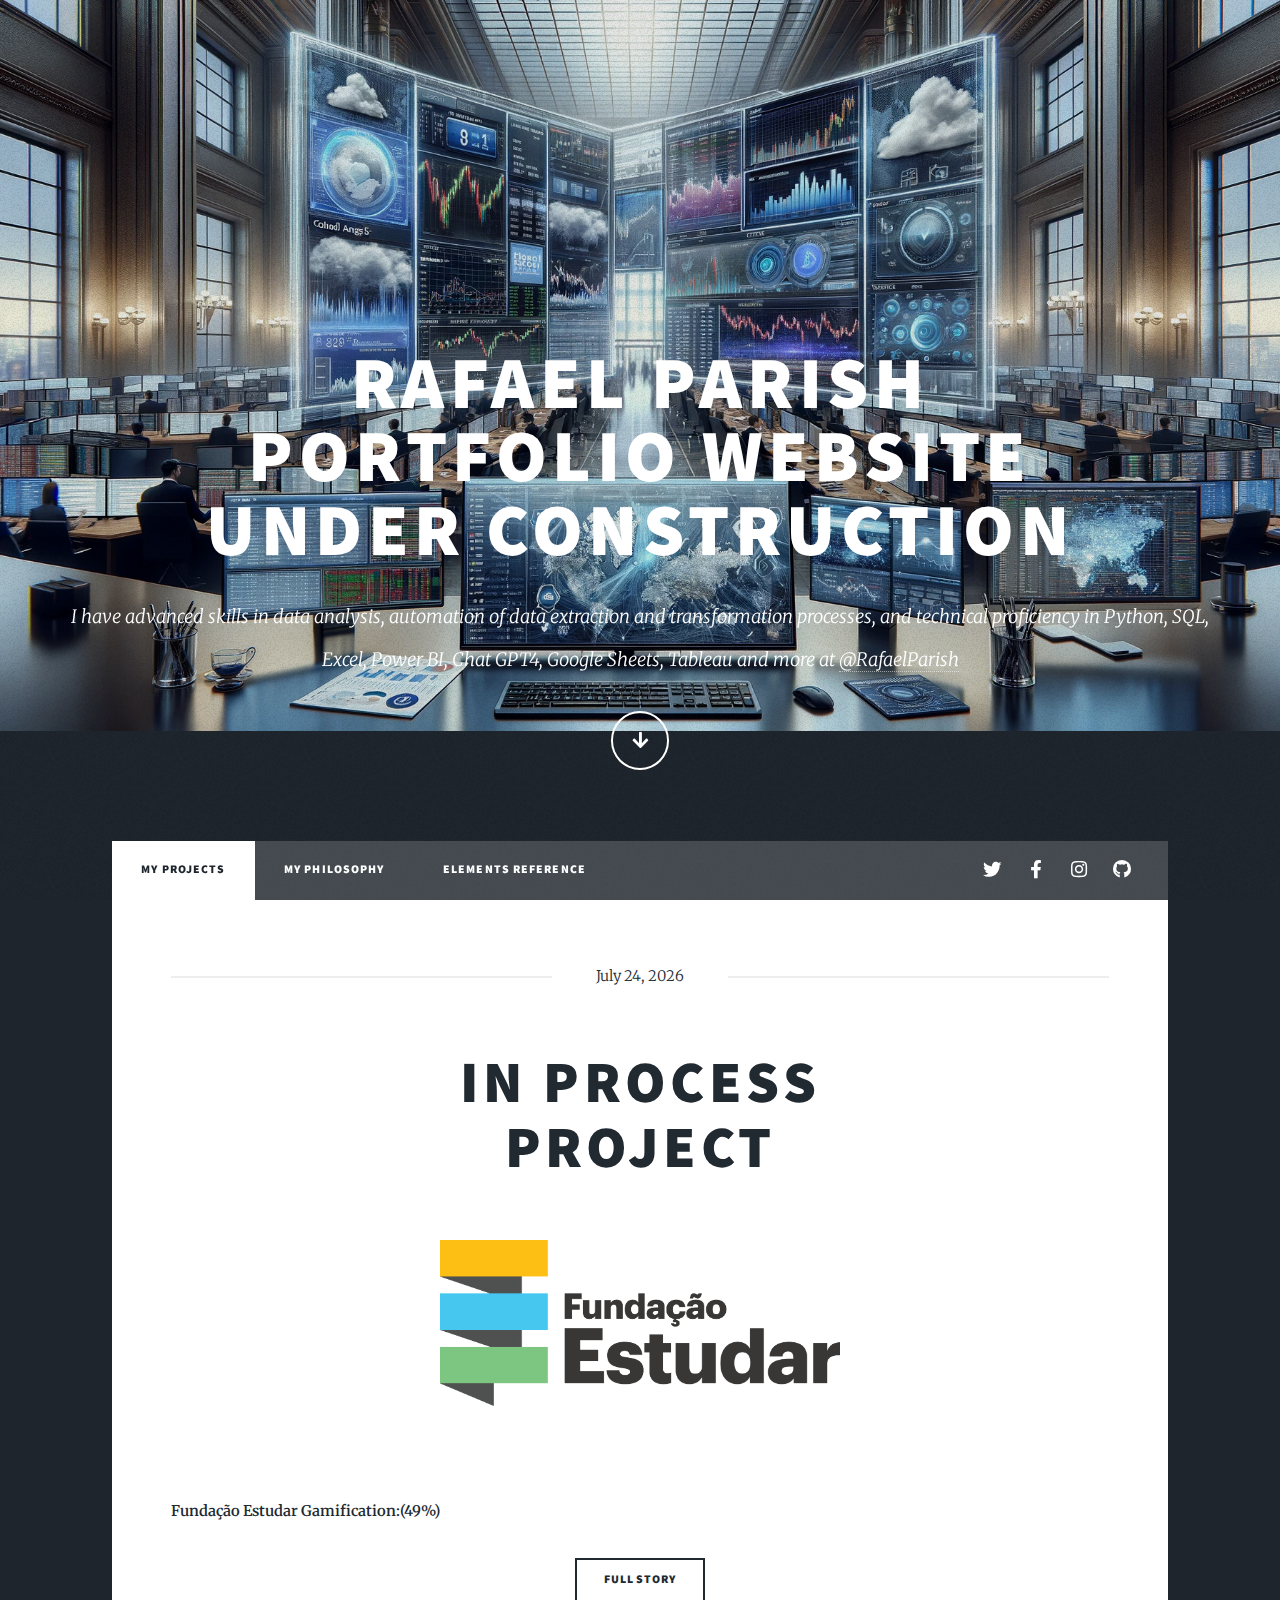
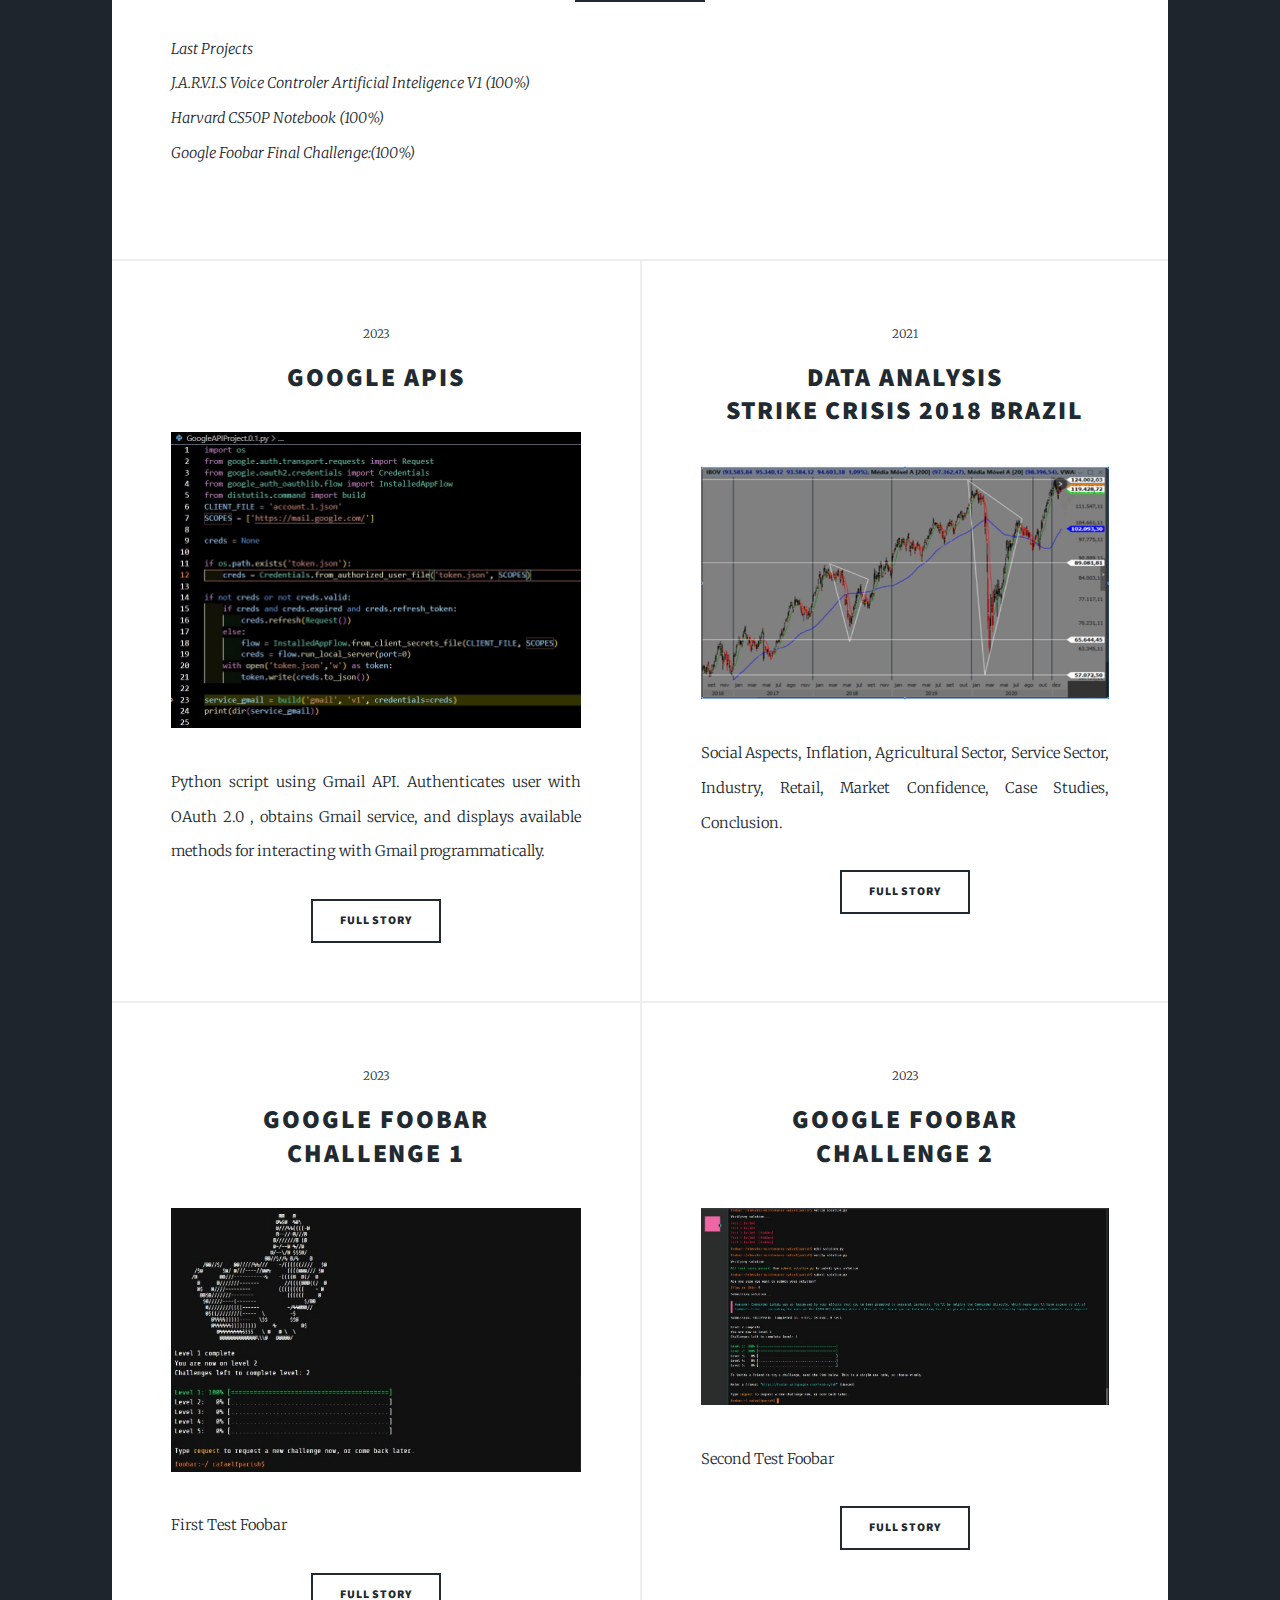
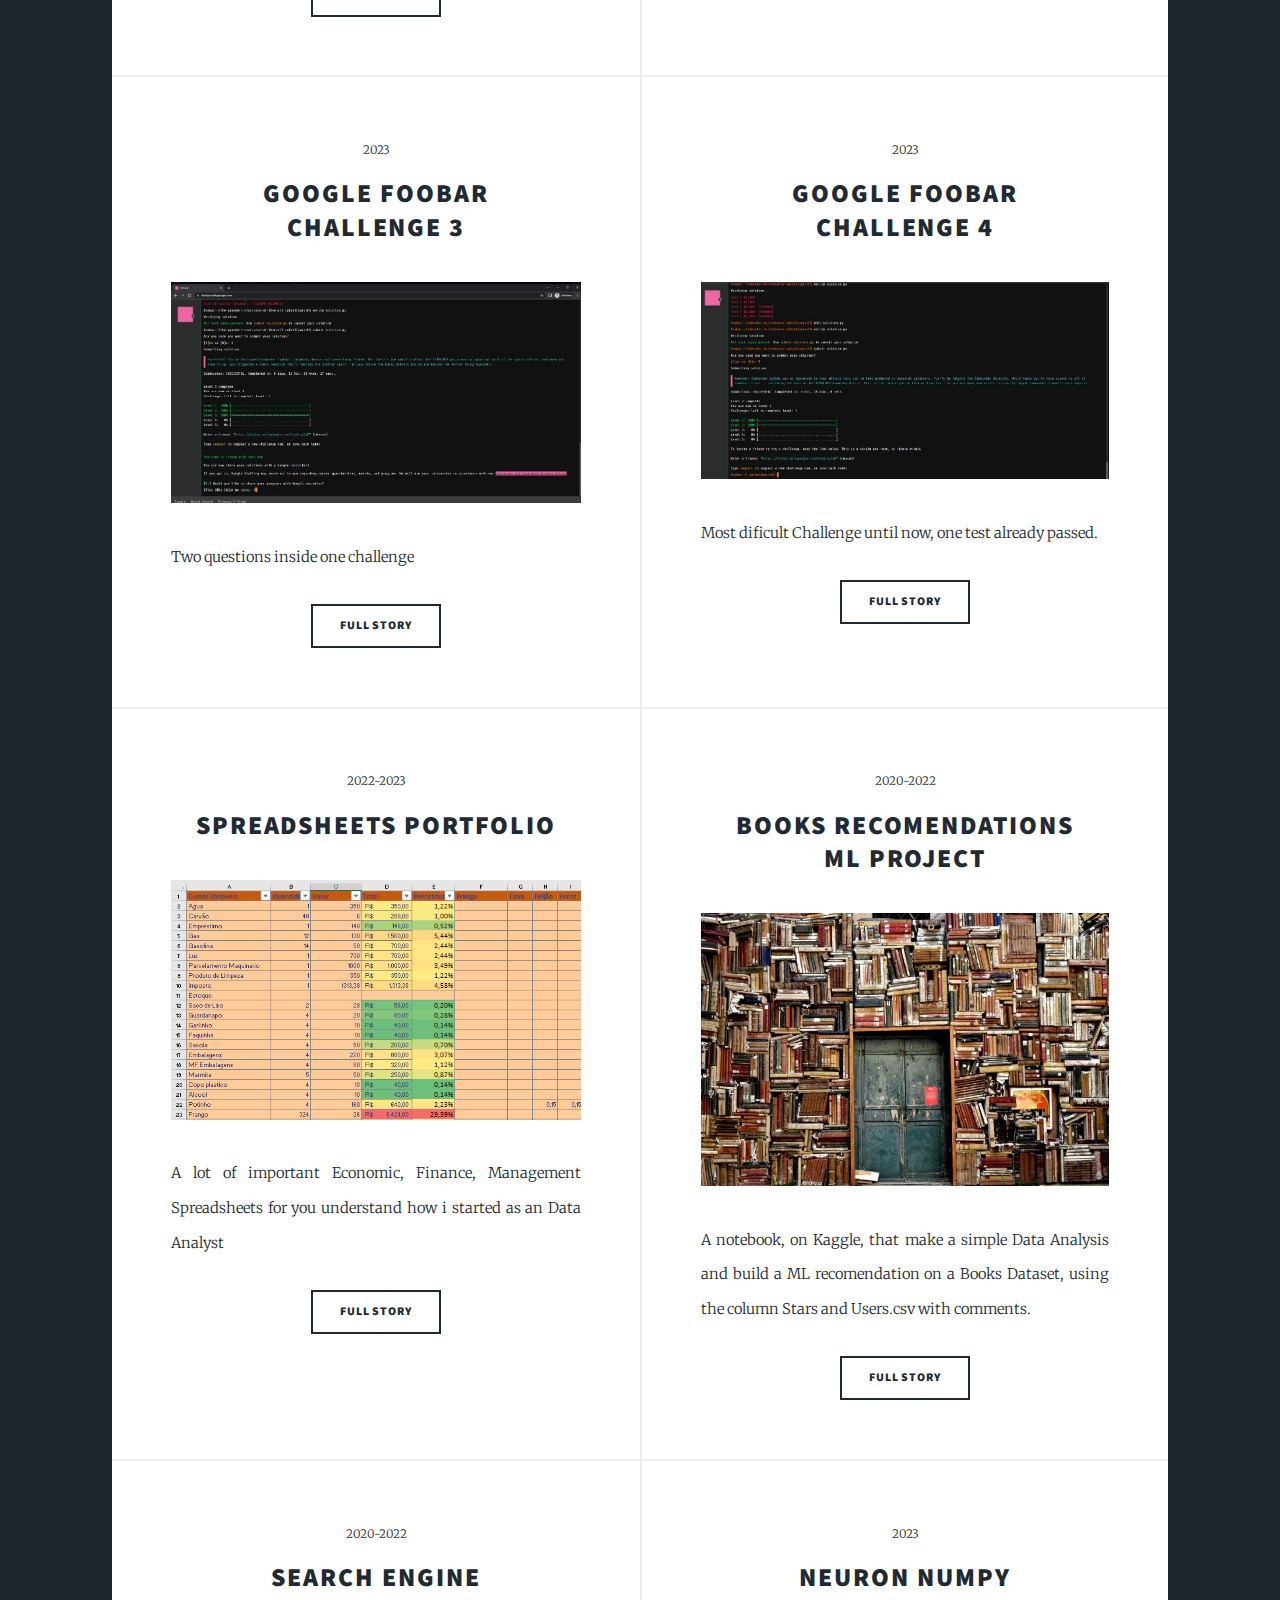
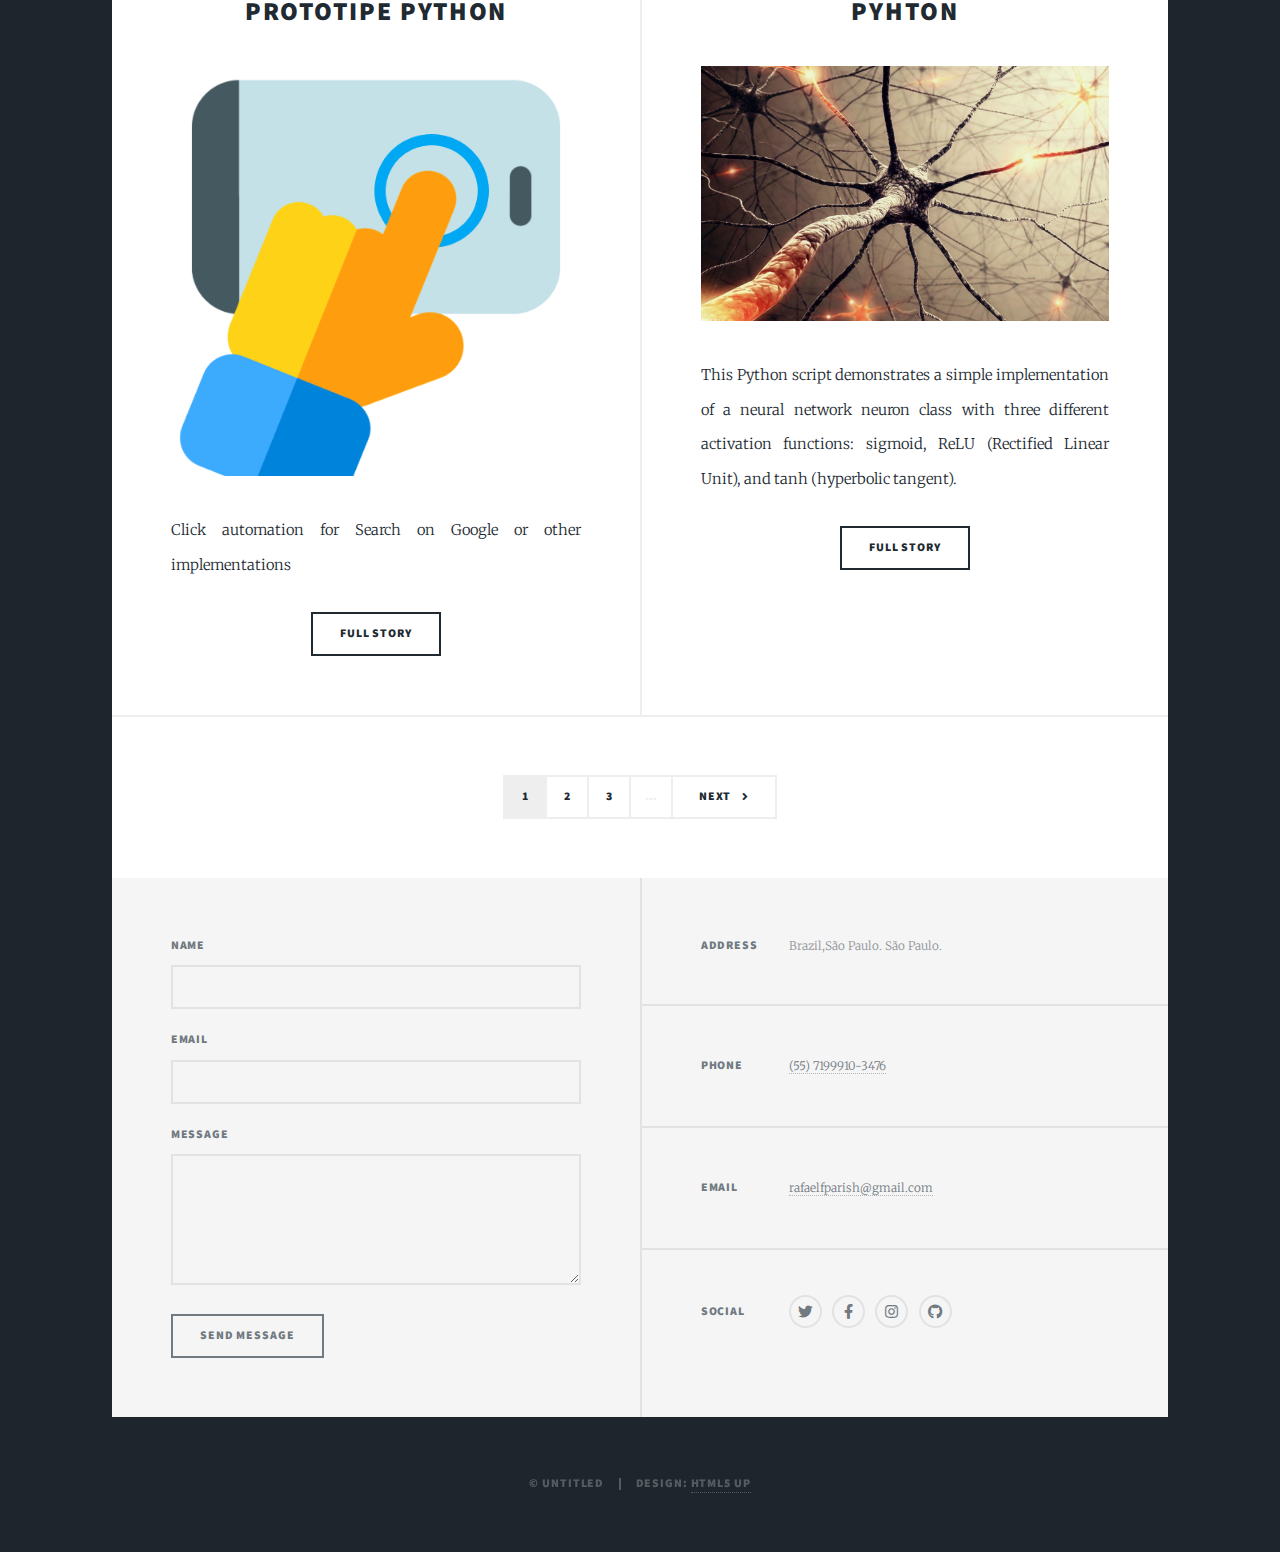
<file: index2.html>
<!DOCTYPE HTML>
<!--
	Massively by HTML5 UP
	html5up.net | @ajlkn
	Free for personal and commercial use under the CCA 3.0 license (html5up.net/license)
-->
<html>
	<head>
		<title>Parish Portfolio</title>
		<meta charset="utf-8" />
		<meta name="viewport" content="width=device-width, initial-scale=1, user-scalable=no" />
		<link rel="stylesheet" href="assets/css/main.css" />
		<noscript><link rel="stylesheet" href="assets/css/noscript.css" /></noscript>
	</head>
	<body class="is-preload">

		<!-- Wrapper -->
			<div id="wrapper" class="fade-in">

				<!-- Intro -->
					<div id="intro">
						<h1>Rafael Parish<br />
						Portfolio WebSite<br />
						Under Construction</h1>
						<p>I have advanced skills in data analysis, automation of data extraction and transformation processes, and technical proficiency in Python, SQL, Excel, Power BI, Chat GPT4, Google Sheets, Tableau and more at <a href="https://www.linkedin.com/in/rfparish/">@RafaelParish</a> </p>
						<ul class="actions">
							<li><a href="#header" class="button icon solid solo fa-arrow-down scrolly">Continue</a></li>
						</ul>
					</div>

				<!-- Header -->
					<header id="header">
						<a href="index.html" class="logo">SEE PORTFOLIO</a>
					</header>

				<!-- Nav -->
					<nav id="nav">
						<ul class="links">
							<li class="active"><a href="index.html"> My Projects</a></li>
							<li><a href="generic.html">My Philosophy</a></li>
							<li><a href="elements.html">Elements Reference</a></li>
						</ul>
						<ul class="icons">
							<li><a href="#" class="icon brands fa-twitter"><span class="label">Twitter</span></a></li>
							<li><a href="#" class="icon brands fa-facebook-f"><span class="label">Facebook</span></a></li>
							<li><a href="#" class="icon brands fa-instagram"><span class="label">Instagram</span></a></li>
							<li><a href="#" class="icon brands fa-github"><span class="label">GitHub</span></a></li>
						</ul>
					</nav>

				<!-- Main -->
					<div id="main">

						<!-- Featured Post -->
							<article class="post featured">
								<header class="major">
									<span class="date" id="current-date"></span>

									<h2><a href="#">In Process<br /> 
										Project<br />
									</a></h2>
								</header>
								
								<script>
									// Get the current date
									var currentDate = new Date();
								
									// Format the date
									var formattedDate = currentDate.toLocaleDateString('en-US', {
										year: 'numeric',
										month: 'long',
										day: 'numeric'
									});
								
									// Update the span element with the current date
									document.getElementById('current-date').textContent = formattedDate;
								</script>
								<div class="container">
									<ul class="actions special">
										<li>
											<a href="#" class="image main">
												<img src="images/pic16.png" alt="" style="width: 400px; height: auto;" />
											</a>
										</li>
									</ul>
									<p class="project-details"> 
										<strong> Fundação Estudar Gamification:(49%)</strong><br />
										<ul class="actions special">
											<li><a href="#" class="button">Full Story</a></li>
										</ul>
									</p>
									<p class="project-details">
										<em>Last Projects</em><br />
										<em>J.A.R.V.I.S Voice Controler Artificial Inteligence V1 (100%)</em><br />
										<em>Harvard CS50P Notebook (100%)</em><br />
										<em>Google Foobar Final Challenge:(100%)</em><br />
									</p>
								</div>
								
								
							</article>

						<!-- Posts -->
							<section class="posts">
								<article>
									<header>
										<span class="date">2023</span>
										<h2><a href="#">Google APIS<br />

									</header>
									<a href="#" class="image fit"><img src="images/pic02.jpg" alt="" /></a>
									<p>Python script using Gmail API. 
										Authenticates user with OAuth 2.0 , obtains Gmail service, and displays available methods for interacting with Gmail programmatically.</p>
									<ul class="actions special">
										<li><a href="#" class="button">Full Story</a></li>
									</ul>
								</article>
								<article>
									<header>
										<span class="date">2021</span>
										<h2><a href="#">Data Analysis<br />
										Strike Crisis 2018 Brazil</a></h2>
									</header>
									<a href="#" class="image fit"><img src="images/pic03.jpg" alt="" /></a>
									<p>Social Aspects,
										Inflation, Agricultural Sector, Service Sector, Industry, Retail, Market Confidence, Case Studies, Conclusion.</p>
									<ul class="actions special">
										<li><a href="#" class="button">Full Story</a></li>
									</ul>
								</article>
								<article>
									<header>
										<span class="date">2023</span>
										<h2><a href="#">Google Foobar<br />
											Challenge 1</a></h2>
									</header>
									<a href="#" class="image fit"><img src="images/pic04.jpg" alt="" /></a>
									<p>First Test Foobar</p>
									<ul class="actions special">
										<li><a href="#" class="button">Full Story</a></li>
									</ul>
								</article>
								<article>
									<header>
										<span class="date">2023</span>
										<h2><a href="#">Google Foobar<br />
											Challenge 2</a></h2>
									</header>
									<a href="#" class="image fit"><img src="images/pic05.jpg" alt="" /></a>
									<p>Second Test Foobar</p>
									<ul class="actions special">
										<li><a href="#" class="button">Full Story</a></li>
									</ul>
								</article>
								<article>
									<header>
										<span class="date">2023</span>
										<h2><a href="#">Google Foobar<br />
											Challenge 3</a></h2>
									</header>
									<a href="#" class="image fit"><img src="images/pic05.1.jpg" alt="" /></a>
									<p>Two questions inside one challenge</p>
									<ul class="actions special">
										<li><a href="#" class="button">Full Story</a></li>
									</ul>
								</article>
								<article>
									<header>
										<span class="date">2023</span>
										<h2><a href="#">Google Foobar<br />
											Challenge 4</a></h2>
									</header>
									<a href="#" class="image fit"><img src="images/pic05.jpg" alt="" /></a>
									<p>Most dificult Challenge until now, one test already passed.</p>
									<ul class="actions special">
										<li><a href="#" class="button">Full Story</a></li>
									</ul>
								</article>
								<article>
									<header>
										<span class="date">2022-2023</span>
										<h2><a href="#">Spreadsheets Portfolio<br />
										</a></h2>
									</header>
									<a href="#" class="image fit"><img src="images/pic06.jpg" alt="" /></a>
									<p>A lot of important Economic, Finance, Management Spreadsheets for you understand how i started as an Data Analyst</p>
									<ul class="actions special">
										<li><a href="#" class="button">Full Story</a></li>
									</ul>
								</article>

								<article>
									<header>
										<span class="date">2020-2022</span>
										<h2><a href="#">Books Recomendations<br />
										ML Project</a></h2>
									</header>
									<a href="#" class="image fit"><img src="images/pic07.jpg" alt="" /></a>
									<p>A notebook, on Kaggle, that make a simple Data Analysis and build a ML recomendation on a Books Dataset, using the column Stars and Users.csv with comments.</p>
									<ul class="actions special">
										<li><a href="#" class="button">Full Story</a></li>
									</ul>
								</article>
								<article>
									<header>
										<span class="date">2020-2022</span>
										<h2><a href="#">Search Engine<br />
										Prototipe Python</a></h2>
									</header>
									<a href="#" class="image fit"><img src="images/pic08.jpg" alt="" /></a>
									<p>Click automation for Search on Google or other implementations</p>
									<ul class="actions special">
										<li><a href="#" class="button">Full Story</a></li>
									</ul>
								</article>
								<article>
									<header>
										<span class="date">2023</span>
										<h2><a href="#">Neuron Numpy<br />
										Pyhton</a></h2>
									</header>
									<a href="#" class="image fit"><img src="images/pic09.jpg" alt="" /></a>
									<p>This Python script demonstrates a simple implementation of a neural network neuron class with three different activation functions: sigmoid, ReLU (Rectified Linear Unit), and tanh (hyperbolic tangent). </p>
									<ul class="actions special">
										<li><a href="#" class="button">Full Story</a></li>
									</ul>
								</article>
							</section>

						<!-- Footer -->
							<footer>
								<div class="pagination">
									<!--<a href="#" class="previous">Prev</a>-->
									<a href="#" class="page active">1</a>
									<a href="#" class="page">2</a>
									<a href="#" class="page">3</a>
									<span class="extra">&hellip;</span>

									<a href="#" class="next">Next</a>
								</div>
							</footer>

					</div>

				<!-- Footer -->
				<footer id="footer">
					<section>
						<form method="post" action="mailto:rafaelfparish@gmail.com">
							<div class="fields">
								<div class="field">
									<label for="name">Name</label>
									<input type="text" name="name" id="name" />
								</div>
								<div class="field">
									<label for="email">Email</label>
									<input type="text" name="email" id="email" />
								</div>
								<div class="field">
									<label for="message">Message</label>
									<textarea name="message" id="message" rows="3"></textarea>
								</div>
							</div>
							<ul class="actions">
								<li><input type="submit" value="Send Message" /></li>
							</ul>
						</form>
					</section>
					<section class="split contact">
						<section class="alt">
							<h3>Address</h3>
							<p>Brazil,São Paulo. São Paulo.<br />
							</p>
						</section>
						<section>
							<h3>Phone</h3>
							<p><a href="https://wa.me/5571999103476">(55) 7199910-3476</a></p>
						</section>
						<section>
							<h3>Email</h3>
							<p><a href="mailto:rafaelfparish@gmail.com">rafaelfparish@gmail.com</a></p>
						</section>
						<section>
							<h3>Social</h3>
							<ul class="icons alt">
								<li><a href="#" class="icon brands alt fa-twitter"><span class="label">Twitter</span></a></li>
								<li><a href="#" class="icon brands alt fa-facebook-f"><span class="label">Facebook</span></a></li>
								<li><a href="#" class="icon brands alt fa-instagram"><span class="label">Instagram</span></a></li>
								<li><a href="#" class="icon brands alt fa-github"><span class="label">GitHub</span></a></li>
							</ul>
						</section>
					</section>
				</footer>

				<!-- Copyright -->
					<div id="copyright">
						<ul><li>&copy; Untitled</li><li>Design: <a href="https://html5up.net">HTML5 UP</a></li></ul>
					</div>

			</div>

		<!-- Scripts -->
			<script src="assets/js/jquery.min.js"></script>
			<script src="assets/js/jquery.scrollex.min.js"></script>
			<script src="assets/js/jquery.scrolly.min.js"></script>
			<script src="assets/js/browser.min.js"></script>
			<script src="assets/js/breakpoints.min.js"></script>
			<script src="assets/js/util.js"></script>
			<script src="assets/js/main.js"></script>

	</body>
</html>
</file>
<file: assets/css/main.css>
@import url(fontawesome-all.min.css);
@import url("https://fonts.googleapis.com/css?family=Merriweather:300,700,300italic,700italic|Source+Sans+Pro:900");

/*
	Massively by HTML5 UP
	html5up.net | @ajlkn
	Free for personal and commercial use under the CCA 3.0 license (html5up.net/license)
*/

html, body, div, span, applet, object,
iframe, h1, h2, h3, h4, h5, h6, p, blockquote,
pre, a, abbr, acronym, address, big, cite,
code, del, dfn, em, img, ins, kbd, q, s, samp,
small, strike, strong, sub, sup, tt, var, b,
u, i, center, dl, dt, dd, ol, ul, li, fieldset,
form, label, legend, table, caption, tbody,
tfoot, thead, tr, th, td, article, aside,
canvas, details, embed, figure, figcaption,
footer, header, hgroup, menu, nav, output, ruby,
section, summary, time, mark, audio, video {
	margin: 0;
	padding: 0;
	border: 0;
	font-size: 100%;
	font: inherit;
	vertical-align: baseline;}

article, aside, details, figcaption, figure,
footer, header, hgroup, menu, nav, section {
	display: block;}

body {
	line-height: 1;
}

ol, ul {
	list-style: none;
}

blockquote, q {
	quotes: none;
}

	blockquote:before, blockquote:after, q:before, q:after {
		content: '';
		content: none;
	}

table {
	border-collapse: collapse;
	border-spacing: 0;
}

body {
	-webkit-text-size-adjust: none;
}

mark {
	background-color: transparent;
	color: inherit;
}

input::-moz-focus-inner {
	border: 0;
	padding: 0;
}

input, select, textarea {
	-moz-appearance: none;
	-webkit-appearance: none;
	-ms-appearance: none;
	appearance: none;
}

/* Basic */

	@-ms-viewport {
		width: device-width;
	}

	body {
		-ms-overflow-style: scrollbar;
	}

	@media screen and (max-width: 480px) {

		html, body {
			min-width: 320px;
		}

	}

	html {
		box-sizing: border-box;
	}

	*, *:before, *:after {
		box-sizing: inherit;
	}

	body {
		background-color: #1e252d;
	}

		body.is-preload *, body.is-preload *:before, body.is-preload *:after {
			-moz-animation: none !important;
			-webkit-animation: none !important;
			-ms-animation: none !important;
			animation: none !important;
			-moz-transition: none !important;
			-webkit-transition: none !important;
			-ms-transition: none !important;
			transition: none !important;
		}

/* Type */

	html {
		font-size: 16pt;
	}

		@media screen and (max-width: 1680px) {

			html {
				font-size: 12pt;
			}

		}

		@media screen and (max-width: 1280px) {

			html {
				font-size: 11pt;
			}

		}

		@media screen and (max-width: 360px) {

			html {
				font-size: 10pt;
			}

		}

	body {
		color: #212931;
	}

	body, input, select, textarea {
		font-family: "Merriweather", Georgia, serif;
		font-weight: 300;
		font-size: 1rem;
		line-height: 2.375;
	}

	a {
		-moz-transition: color 0.2s ease-in-out, background-color 0.2s ease-in-out, border-color 0.2s ease-in-out, box-shadow 0.2s ease-in-out;
		-webkit-transition: color 0.2s ease-in-out, background-color 0.2s ease-in-out, border-color 0.2s ease-in-out, box-shadow 0.2s ease-in-out;
		-ms-transition: color 0.2s ease-in-out, background-color 0.2s ease-in-out, border-color 0.2s ease-in-out, box-shadow 0.2s ease-in-out;
		transition: color 0.2s ease-in-out, background-color 0.2s ease-in-out, border-color 0.2s ease-in-out, box-shadow 0.2s ease-in-out;
		border-bottom: dotted 1px;
		text-decoration: none;
	}

		a:hover {
			border-bottom-color: transparent;
		}

	strong, b {
		font-weight: 600;
	}

	em, i {
		font-style: italic;
	}

	p {
		text-align: justify;
		margin: 0 0 2rem 0;
	}

	h1, h2, h3, h4, h5, h6 {
		font-family: "Source Sans Pro", Helvetica, sans-serif;
		font-weight: 900;
		line-height: 1.5;
		letter-spacing: 0.075em;
		text-transform: uppercase;
		margin: 0 0 1rem 0;
	}

		h1 a, h2 a, h3 a, h4 a, h5 a, h6 a {
			border-bottom: 0;
			color: inherit;
			text-decoration: none;
		}

	h1 {
		font-size: 4rem;
		line-height: 1.1;
		margin: 0 0 2rem 0;
	}

	h2 {
		font-size: 1.75rem;
		line-height: 1.3;
		margin: 0 0 1.5rem 0;
	}

	h3 {
		font-size: 1.25rem;
		margin: 0 0 1.5rem 0;
	}

	h4 {
		font-size: 1rem;
	}

	h5 {
		font-size: 0.9rem;
	}

	h6 {
		font-size: 0.8rem;
	}

	sub {
		font-size: 0.8rem;
		position: relative;
		top: 0.5rem;
	}

	sup {
		font-size: 0.8rem;
		position: relative;
		top: -0.5rem;
	}

	blockquote {
		border-left: solid 4px;
		font-style: italic;
		margin: 0 0 2rem 0;
		padding: 0.5rem 0 0.5rem 2rem;
	}

	code {
		border: solid 2px;
		font-family: "Courier New", monospace;
		font-size: 0.9rem;
		margin: 0 0.25rem;
		padding: 0.25rem 0.65rem;
	}

	pre {
		-webkit-overflow-scrolling: touch;
		font-family: "Courier New", monospace;
		font-size: 0.9rem;
		margin: 0 0 2rem 0;
	}

		pre code {
			display: block;
			line-height: 1.75;
			padding: 1rem 1.5rem;
			overflow-x: auto;
		}

	hr {
		border: 0;
		border-bottom: solid 2px;
		margin: 3rem 0;
	}

		hr.major {
			margin: 5rem 0;
		}

	.align-left {
		text-align: left;
	}

	.align-center {
		text-align: center;
	}

	.align-right {
		text-align: right;
	}

	input, select, textarea {
		color: #212931;
	}

	a {
		color: #212931;
		border-bottom-color: rgba(33, 41, 49, 0.5);
	}

		a:hover {
			border-bottom-color: transparent;
			color: #18bfef !important;
		}

	strong, b {
		color: #212931;
	}

	h1, h2, h3, h4, h5, h6 {
		color: #212931;
	}

	blockquote {
		border-left-color: #eeeeee;
	}

	code {
		background: rgba(220, 220, 220, 0.25);
		border-color: #eeeeee;
	}

	hr {
		border-bottom-color: #eeeeee;
	}

/* Row */

	.row {
		display: flex;
		flex-wrap: wrap;
		box-sizing: border-box;
		align-items: stretch;
	}

		.row > * {
			box-sizing: border-box;
		}

		.row.gtr-uniform > * > :last-child {
			margin-bottom: 0;
		}

		.row.aln-left {
			justify-content: flex-start;
		}

		.row.aln-center {
			justify-content: center;
		}

		.row.aln-right {
			justify-content: flex-end;
		}

		.row.aln-top {
			align-items: flex-start;
		}

		.row.aln-middle {
			align-items: center;
		}

		.row.aln-bottom {
			align-items: flex-end;
		}

		.row > .imp {
			order: -1;
		}

		.row > .col-1 {
			width: 8.33333%;
		}

		.row > .off-1 {
			margin-left: 8.33333%;
		}

		.row > .col-2 {
			width: 16.66667%;
		}

		.row > .off-2 {
			margin-left: 16.66667%;
		}

		.row > .col-3 {
			width: 25%;
		}

		.row > .off-3 {
			margin-left: 25%;
		}

		.row > .col-4 {
			width: 33.33333%;
		}

		.row > .off-4 {
			margin-left: 33.33333%;
		}

		.row > .col-5 {
			width: 41.66667%;
		}

		.row > .off-5 {
			margin-left: 41.66667%;
		}

		.row > .col-6 {
			width: 50%;
		}

		.row > .off-6 {
			margin-left: 50%;
		}

		.row > .col-7 {
			width: 58.33333%;
		}

		.row > .off-7 {
			margin-left: 58.33333%;
		}

		.row > .col-8 {
			width: 66.66667%;
		}

		.row > .off-8 {
			margin-left: 66.66667%;
		}

		.row > .col-9 {
			width: 75%;
		}

		.row > .off-9 {
			margin-left: 75%;
		}

		.row > .col-10 {
			width: 83.33333%;
		}

		.row > .off-10 {
			margin-left: 83.33333%;
		}

		.row > .col-11 {
			width: 91.66667%;
		}

		.row > .off-11 {
			margin-left: 91.66667%;
		}

		.row > .col-12 {
			width: 100%;
		}

		.row > .off-12 {
			margin-left: 100%;
		}

		.row.gtr-0 {
			margin-top: 0;
			margin-left: 0rem;
		}

			.row.gtr-0 > * {
				padding: 0 0 0 0rem;
			}

			.row.gtr-0.gtr-uniform {
				margin-top: 0rem;
			}

				.row.gtr-0.gtr-uniform > * {
					padding-top: 0rem;
				}

		.row.gtr-25 {
			margin-top: 0;
			margin-left: -0.375rem;
		}

			.row.gtr-25 > * {
				padding: 0 0 0 0.375rem;
			}

			.row.gtr-25.gtr-uniform {
				margin-top: -0.375rem;
			}

				.row.gtr-25.gtr-uniform > * {
					padding-top: 0.375rem;
				}

		.row.gtr-50 {
			margin-top: 0;
			margin-left: -0.75rem;
		}

			.row.gtr-50 > * {
				padding: 0 0 0 0.75rem;
			}

			.row.gtr-50.gtr-uniform {
				margin-top: -0.75rem;
			}

				.row.gtr-50.gtr-uniform > * {
					padding-top: 0.75rem;
				}

		.row {
			margin-top: 0;
			margin-left: -1.5rem;
		}

			.row > * {
				padding: 0 0 0 1.5rem;
			}

			.row.gtr-uniform {
				margin-top: -1.5rem;
			}

				.row.gtr-uniform > * {
					padding-top: 1.5rem;
				}

		.row.gtr-150 {
			margin-top: 0;
			margin-left: -2.25rem;
		}

			.row.gtr-150 > * {
				padding: 0 0 0 2.25rem;
			}

			.row.gtr-150.gtr-uniform {
				margin-top: -2.25rem;
			}

				.row.gtr-150.gtr-uniform > * {
					padding-top: 2.25rem;
				}

		.row.gtr-200 {
			margin-top: 0;
			margin-left: -3rem;
		}

			.row.gtr-200 > * {
				padding: 0 0 0 3rem;
			}

			.row.gtr-200.gtr-uniform {
				margin-top: -3rem;
			}

				.row.gtr-200.gtr-uniform > * {
					padding-top: 3rem;
				}

		@media screen and (max-width: 1680px) {

			.row {
				display: flex;
				flex-wrap: wrap;
				box-sizing: border-box;
				align-items: stretch;
			}

				.row > * {
					box-sizing: border-box;
				}

				.row.gtr-uniform > * > :last-child {
					margin-bottom: 0;
				}

				.row.aln-left {
					justify-content: flex-start;
				}

				.row.aln-center {
					justify-content: center;
				}

				.row.aln-right {
					justify-content: flex-end;
				}

				.row.aln-top {
					align-items: flex-start;
				}

				.row.aln-middle {
					align-items: center;
				}

				.row.aln-bottom {
					align-items: flex-end;
				}

				.row > .imp-xlarge {
					order: -1;
				}

				.row > .col-1-xlarge {
					width: 8.33333%;
				}

				.row > .off-1-xlarge {
					margin-left: 8.33333%;
				}

				.row > .col-2-xlarge {
					width: 16.66667%;
				}

				.row > .off-2-xlarge {
					margin-left: 16.66667%;
				}

				.row > .col-3-xlarge {
					width: 25%;
				}

				.row > .off-3-xlarge {
					margin-left: 25%;
				}

				.row > .col-4-xlarge {
					width: 33.33333%;
				}

				.row > .off-4-xlarge {
					margin-left: 33.33333%;
				}

				.row > .col-5-xlarge {
					width: 41.66667%;
				}

				.row > .off-5-xlarge {
					margin-left: 41.66667%;
				}

				.row > .col-6-xlarge {
					width: 50%;
				}

				.row > .off-6-xlarge {
					margin-left: 50%;
				}

				.row > .col-7-xlarge {
					width: 58.33333%;
				}

				.row > .off-7-xlarge {
					margin-left: 58.33333%;
				}

				.row > .col-8-xlarge {
					width: 66.66667%;
				}

				.row > .off-8-xlarge {
					margin-left: 66.66667%;
				}

				.row > .col-9-xlarge {
					width: 75%;
				}

				.row > .off-9-xlarge {
					margin-left: 75%;
				}

				.row > .col-10-xlarge {
					width: 83.33333%;
				}

				.row > .off-10-xlarge {
					margin-left: 83.33333%;
				}

				.row > .col-11-xlarge {
					width: 91.66667%;
				}

				.row > .off-11-xlarge {
					margin-left: 91.66667%;
				}

				.row > .col-12-xlarge {
					width: 100%;
				}

				.row > .off-12-xlarge {
					margin-left: 100%;
				}

				.row.gtr-0 {
					margin-top: 0;
					margin-left: 0rem;
				}

					.row.gtr-0 > * {
						padding: 0 0 0 0rem;
					}

					.row.gtr-0.gtr-uniform {
						margin-top: 0rem;
					}

						.row.gtr-0.gtr-uniform > * {
							padding-top: 0rem;
						}

				.row.gtr-25 {
					margin-top: 0;
					margin-left: -0.375rem;
				}

					.row.gtr-25 > * {
						padding: 0 0 0 0.375rem;
					}

					.row.gtr-25.gtr-uniform {
						margin-top: -0.375rem;
					}

						.row.gtr-25.gtr-uniform > * {
							padding-top: 0.375rem;
						}

				.row.gtr-50 {
					margin-top: 0;
					margin-left: -0.75rem;
				}

					.row.gtr-50 > * {
						padding: 0 0 0 0.75rem;
					}

					.row.gtr-50.gtr-uniform {
						margin-top: -0.75rem;
					}

						.row.gtr-50.gtr-uniform > * {
							padding-top: 0.75rem;
						}

				.row {
					margin-top: 0;
					margin-left: -1.5rem;
				}

					.row > * {
						padding: 0 0 0 1.5rem;
					}

					.row.gtr-uniform {
						margin-top: -1.5rem;
					}

						.row.gtr-uniform > * {
							padding-top: 1.5rem;
						}

				.row.gtr-150 {
					margin-top: 0;
					margin-left: -2.25rem;
				}

					.row.gtr-150 > * {
						padding: 0 0 0 2.25rem;
					}

					.row.gtr-150.gtr-uniform {
						margin-top: -2.25rem;
					}

						.row.gtr-150.gtr-uniform > * {
							padding-top: 2.25rem;
						}

				.row.gtr-200 {
					margin-top: 0;
					margin-left: -3rem;
				}

					.row.gtr-200 > * {
						padding: 0 0 0 3rem;
					}

					.row.gtr-200.gtr-uniform {
						margin-top: -3rem;
					}

						.row.gtr-200.gtr-uniform > * {
							padding-top: 3rem;
						}

		}

		@media screen and (max-width: 1280px) {

			.row {
				display: flex;
				flex-wrap: wrap;
				box-sizing: border-box;
				align-items: stretch;
			}

				.row > * {
					box-sizing: border-box;
				}

				.row.gtr-uniform > * > :last-child {
					margin-bottom: 0;
				}

				.row.aln-left {
					justify-content: flex-start;
				}

				.row.aln-center {
					justify-content: center;
				}

				.row.aln-right {
					justify-content: flex-end;
				}

				.row.aln-top {
					align-items: flex-start;
				}

				.row.aln-middle {
					align-items: center;
				}

				.row.aln-bottom {
					align-items: flex-end;
				}

				.row > .imp-large {
					order: -1;
				}

				.row > .col-1-large {
					width: 8.33333%;
				}

				.row > .off-1-large {
					margin-left: 8.33333%;
				}

				.row > .col-2-large {
					width: 16.66667%;
				}

				.row > .off-2-large {
					margin-left: 16.66667%;
				}

				.row > .col-3-large {
					width: 25%;
				}

				.row > .off-3-large {
					margin-left: 25%;
				}

				.row > .col-4-large {
					width: 33.33333%;
				}

				.row > .off-4-large {
					margin-left: 33.33333%;
				}

				.row > .col-5-large {
					width: 41.66667%;
				}

				.row > .off-5-large {
					margin-left: 41.66667%;
				}

				.row > .col-6-large {
					width: 50%;
				}

				.row > .off-6-large {
					margin-left: 50%;
				}

				.row > .col-7-large {
					width: 58.33333%;
				}

				.row > .off-7-large {
					margin-left: 58.33333%;
				}

				.row > .col-8-large {
					width: 66.66667%;
				}

				.row > .off-8-large {
					margin-left: 66.66667%;
				}

				.row > .col-9-large {
					width: 75%;
				}

				.row > .off-9-large {
					margin-left: 75%;
				}

				.row > .col-10-large {
					width: 83.33333%;
				}

				.row > .off-10-large {
					margin-left: 83.33333%;
				}

				.row > .col-11-large {
					width: 91.66667%;
				}

				.row > .off-11-large {
					margin-left: 91.66667%;
				}

				.row > .col-12-large {
					width: 100%;
				}

				.row > .off-12-large {
					margin-left: 100%;
				}

				.row.gtr-0 {
					margin-top: 0;
					margin-left: 0rem;
				}

					.row.gtr-0 > * {
						padding: 0 0 0 0rem;
					}

					.row.gtr-0.gtr-uniform {
						margin-top: 0rem;
					}

						.row.gtr-0.gtr-uniform > * {
							padding-top: 0rem;
						}

				.row.gtr-25 {
					margin-top: 0;
					margin-left: -0.375rem;
				}

					.row.gtr-25 > * {
						padding: 0 0 0 0.375rem;
					}

					.row.gtr-25.gtr-uniform {
						margin-top: -0.375rem;
					}

						.row.gtr-25.gtr-uniform > * {
							padding-top: 0.375rem;
						}

				.row.gtr-50 {
					margin-top: 0;
					margin-left: -0.75rem;
				}

					.row.gtr-50 > * {
						padding: 0 0 0 0.75rem;
					}

					.row.gtr-50.gtr-uniform {
						margin-top: -0.75rem;
					}

						.row.gtr-50.gtr-uniform > * {
							padding-top: 0.75rem;
						}

				.row {
					margin-top: 0;
					margin-left: -1.5rem;
				}

					.row > * {
						padding: 0 0 0 1.5rem;
					}

					.row.gtr-uniform {
						margin-top: -1.5rem;
					}

						.row.gtr-uniform > * {
							padding-top: 1.5rem;
						}

				.row.gtr-150 {
					margin-top: 0;
					margin-left: -2.25rem;
				}

					.row.gtr-150 > * {
						padding: 0 0 0 2.25rem;
					}

					.row.gtr-150.gtr-uniform {
						margin-top: -2.25rem;
					}

						.row.gtr-150.gtr-uniform > * {
							padding-top: 2.25rem;
						}

				.row.gtr-200 {
					margin-top: 0;
					margin-left: -3rem;
				}

					.row.gtr-200 > * {
						padding: 0 0 0 3rem;
					}

					.row.gtr-200.gtr-uniform {
						margin-top: -3rem;
					}

						.row.gtr-200.gtr-uniform > * {
							padding-top: 3rem;
						}

		}

		@media screen and (max-width: 980px) {

			.row {
				display: flex;
				flex-wrap: wrap;
				box-sizing: border-box;
				align-items: stretch;
			}

				.row > * {
					box-sizing: border-box;
				}

				.row.gtr-uniform > * > :last-child {
					margin-bottom: 0;
				}

				.row.aln-left {
					justify-content: flex-start;
				}

				.row.aln-center {
					justify-content: center;
				}

				.row.aln-right {
					justify-content: flex-end;
				}

				.row.aln-top {
					align-items: flex-start;
				}

				.row.aln-middle {
					align-items: center;
				}

				.row.aln-bottom {
					align-items: flex-end;
				}

				.row > .imp-medium {
					order: -1;
				}

				.row > .col-1-medium {
					width: 8.33333%;
				}

				.row > .off-1-medium {
					margin-left: 8.33333%;
				}

				.row > .col-2-medium {
					width: 16.66667%;
				}

				.row > .off-2-medium {
					margin-left: 16.66667%;
				}

				.row > .col-3-medium {
					width: 25%;
				}

				.row > .off-3-medium {
					margin-left: 25%;
				}

				.row > .col-4-medium {
					width: 33.33333%;
				}

				.row > .off-4-medium {
					margin-left: 33.33333%;
				}

				.row > .col-5-medium {
					width: 41.66667%;
				}

				.row > .off-5-medium {
					margin-left: 41.66667%;
				}

				.row > .col-6-medium {
					width: 50%;
				}

				.row > .off-6-medium {
					margin-left: 50%;
				}

				.row > .col-7-medium {
					width: 58.33333%;
				}

				.row > .off-7-medium {
					margin-left: 58.33333%;
				}

				.row > .col-8-medium {
					width: 66.66667%;
				}

				.row > .off-8-medium {
					margin-left: 66.66667%;
				}

				.row > .col-9-medium {
					width: 75%;
				}

				.row > .off-9-medium {
					margin-left: 75%;
				}

				.row > .col-10-medium {
					width: 83.33333%;
				}

				.row > .off-10-medium {
					margin-left: 83.33333%;
				}

				.row > .col-11-medium {
					width: 91.66667%;
				}

				.row > .off-11-medium {
					margin-left: 91.66667%;
				}

				.row > .col-12-medium {
					width: 100%;
				}

				.row > .off-12-medium {
					margin-left: 100%;
				}

				.row.gtr-0 {
					margin-top: 0;
					margin-left: 0rem;
				}

					.row.gtr-0 > * {
						padding: 0 0 0 0rem;
					}

					.row.gtr-0.gtr-uniform {
						margin-top: 0rem;
					}

						.row.gtr-0.gtr-uniform > * {
							padding-top: 0rem;
						}

				.row.gtr-25 {
					margin-top: 0;
					margin-left: -0.375rem;
				}

					.row.gtr-25 > * {
						padding: 0 0 0 0.375rem;
					}

					.row.gtr-25.gtr-uniform {
						margin-top: -0.375rem;
					}

						.row.gtr-25.gtr-uniform > * {
							padding-top: 0.375rem;
						}

				.row.gtr-50 {
					margin-top: 0;
					margin-left: -0.75rem;
				}

					.row.gtr-50 > * {
						padding: 0 0 0 0.75rem;
					}

					.row.gtr-50.gtr-uniform {
						margin-top: -0.75rem;
					}

						.row.gtr-50.gtr-uniform > * {
							padding-top: 0.75rem;
						}

				.row {
					margin-top: 0;
					margin-left: -1.5rem;
				}

					.row > * {
						padding: 0 0 0 1.5rem;
					}

					.row.gtr-uniform {
						margin-top: -1.5rem;
					}

						.row.gtr-uniform > * {
							padding-top: 1.5rem;
						}

				.row.gtr-150 {
					margin-top: 0;
					margin-left: -2.25rem;
				}

					.row.gtr-150 > * {
						padding: 0 0 0 2.25rem;
					}

					.row.gtr-150.gtr-uniform {
						margin-top: -2.25rem;
					}

						.row.gtr-150.gtr-uniform > * {
							padding-top: 2.25rem;
						}

				.row.gtr-200 {
					margin-top: 0;
					margin-left: -3rem;
				}

					.row.gtr-200 > * {
						padding: 0 0 0 3rem;
					}

					.row.gtr-200.gtr-uniform {
						margin-top: -3rem;
					}

						.row.gtr-200.gtr-uniform > * {
							padding-top: 3rem;
						}

		}

		@media screen and (max-width: 736px) {

			.row {
				display: flex;
				flex-wrap: wrap;
				box-sizing: border-box;
				align-items: stretch;
			}

				.row > * {
					box-sizing: border-box;
				}

				.row.gtr-uniform > * > :last-child {
					margin-bottom: 0;
				}

				.row.aln-left {
					justify-content: flex-start;
				}

				.row.aln-center {
					justify-content: center;
				}

				.row.aln-right {
					justify-content: flex-end;
				}

				.row.aln-top {
					align-items: flex-start;
				}

				.row.aln-middle {
					align-items: center;
				}

				.row.aln-bottom {
					align-items: flex-end;
				}

				.row > .imp-small {
					order: -1;
				}

				.row > .col-1-small {
					width: 8.33333%;
				}

				.row > .off-1-small {
					margin-left: 8.33333%;
				}

				.row > .col-2-small {
					width: 16.66667%;
				}

				.row > .off-2-small {
					margin-left: 16.66667%;
				}

				.row > .col-3-small {
					width: 25%;
				}

				.row > .off-3-small {
					margin-left: 25%;
				}

				.row > .col-4-small {
					width: 33.33333%;
				}

				.row > .off-4-small {
					margin-left: 33.33333%;
				}

				.row > .col-5-small {
					width: 41.66667%;
				}

				.row > .off-5-small {
					margin-left: 41.66667%;
				}

				.row > .col-6-small {
					width: 50%;
				}

				.row > .off-6-small {
					margin-left: 50%;
				}

				.row > .col-7-small {
					width: 58.33333%;
				}

				.row > .off-7-small {
					margin-left: 58.33333%;
				}

				.row > .col-8-small {
					width: 66.66667%;
				}

				.row > .off-8-small {
					margin-left: 66.66667%;
				}

				.row > .col-9-small {
					width: 75%;
				}

				.row > .off-9-small {
					margin-left: 75%;
				}

				.row > .col-10-small {
					width: 83.33333%;
				}

				.row > .off-10-small {
					margin-left: 83.33333%;
				}

				.row > .col-11-small {
					width: 91.66667%;
				}

				.row > .off-11-small {
					margin-left: 91.66667%;
				}

				.row > .col-12-small {
					width: 100%;
				}

				.row > .off-12-small {
					margin-left: 100%;
				}

				.row.gtr-0 {
					margin-top: 0;
					margin-left: 0rem;
				}

					.row.gtr-0 > * {
						padding: 0 0 0 0rem;
					}

					.row.gtr-0.gtr-uniform {
						margin-top: 0rem;
					}

						.row.gtr-0.gtr-uniform > * {
							padding-top: 0rem;
						}

				.row.gtr-25 {
					margin-top: 0;
					margin-left: -0.375rem;
				}

					.row.gtr-25 > * {
						padding: 0 0 0 0.375rem;
					}

					.row.gtr-25.gtr-uniform {
						margin-top: -0.375rem;
					}

						.row.gtr-25.gtr-uniform > * {
							padding-top: 0.375rem;
						}

				.row.gtr-50 {
					margin-top: 0;
					margin-left: -0.75rem;
				}

					.row.gtr-50 > * {
						padding: 0 0 0 0.75rem;
					}

					.row.gtr-50.gtr-uniform {
						margin-top: -0.75rem;
					}

						.row.gtr-50.gtr-uniform > * {
							padding-top: 0.75rem;
						}

				.row {
					margin-top: 0;
					margin-left: -1.5rem;
				}

					.row > * {
						padding: 0 0 0 1.5rem;
					}

					.row.gtr-uniform {
						margin-top: -1.5rem;
					}

						.row.gtr-uniform > * {
							padding-top: 1.5rem;
						}

				.row.gtr-150 {
					margin-top: 0;
					margin-left: -2.25rem;
				}

					.row.gtr-150 > * {
						padding: 0 0 0 2.25rem;
					}

					.row.gtr-150.gtr-uniform {
						margin-top: -2.25rem;
					}

						.row.gtr-150.gtr-uniform > * {
							padding-top: 2.25rem;
						}

				.row.gtr-200 {
					margin-top: 0;
					margin-left: -3rem;
				}

					.row.gtr-200 > * {
						padding: 0 0 0 3rem;
					}

					.row.gtr-200.gtr-uniform {
						margin-top: -3rem;
					}

						.row.gtr-200.gtr-uniform > * {
							padding-top: 3rem;
						}

		}

		@media screen and (max-width: 480px) {

			.row {
				display: flex;
				flex-wrap: wrap;
				box-sizing: border-box;
				align-items: stretch;
			}

				.row > * {
					box-sizing: border-box;
				}

				.row.gtr-uniform > * > :last-child {
					margin-bottom: 0;
				}

				.row.aln-left {
					justify-content: flex-start;
				}

				.row.aln-center {
					justify-content: center;
				}

				.row.aln-right {
					justify-content: flex-end;
				}

				.row.aln-top {
					align-items: flex-start;
				}

				.row.aln-middle {
					align-items: center;
				}

				.row.aln-bottom {
					align-items: flex-end;
				}

				.row > .imp-xsmall {
					order: -1;
				}

				.row > .col-1-xsmall {
					width: 8.33333%;
				}

				.row > .off-1-xsmall {
					margin-left: 8.33333%;
				}

				.row > .col-2-xsmall {
					width: 16.66667%;
				}

				.row > .off-2-xsmall {
					margin-left: 16.66667%;
				}

				.row > .col-3-xsmall {
					width: 25%;
				}

				.row > .off-3-xsmall {
					margin-left: 25%;
				}

				.row > .col-4-xsmall {
					width: 33.33333%;
				}

				.row > .off-4-xsmall {
					margin-left: 33.33333%;
				}

				.row > .col-5-xsmall {
					width: 41.66667%;
				}

				.row > .off-5-xsmall {
					margin-left: 41.66667%;
				}

				.row > .col-6-xsmall {
					width: 50%;
				}

				.row > .off-6-xsmall {
					margin-left: 50%;
				}

				.row > .col-7-xsmall {
					width: 58.33333%;
				}

				.row > .off-7-xsmall {
					margin-left: 58.33333%;
				}

				.row > .col-8-xsmall {
					width: 66.66667%;
				}

				.row > .off-8-xsmall {
					margin-left: 66.66667%;
				}

				.row > .col-9-xsmall {
					width: 75%;
				}

				.row > .off-9-xsmall {
					margin-left: 75%;
				}

				.row > .col-10-xsmall {
					width: 83.33333%;
				}

				.row > .off-10-xsmall {
					margin-left: 83.33333%;
				}

				.row > .col-11-xsmall {
					width: 91.66667%;
				}

				.row > .off-11-xsmall {
					margin-left: 91.66667%;
				}

				.row > .col-12-xsmall {
					width: 100%;
				}

				.row > .off-12-xsmall {
					margin-left: 100%;
				}

				.row.gtr-0 {
					margin-top: 0;
					margin-left: 0rem;
				}

					.row.gtr-0 > * {
						padding: 0 0 0 0rem;
					}

					.row.gtr-0.gtr-uniform {
						margin-top: 0rem;
					}

						.row.gtr-0.gtr-uniform > * {
							padding-top: 0rem;
						}

				.row.gtr-25 {
					margin-top: 0;
					margin-left: -0.375rem;
				}

					.row.gtr-25 > * {
						padding: 0 0 0 0.375rem;
					}

					.row.gtr-25.gtr-uniform {
						margin-top: -0.375rem;
					}

						.row.gtr-25.gtr-uniform > * {
							padding-top: 0.375rem;
						}

				.row.gtr-50 {
					margin-top: 0;
					margin-left: -0.75rem;
				}

					.row.gtr-50 > * {
						padding: 0 0 0 0.75rem;
					}

					.row.gtr-50.gtr-uniform {
						margin-top: -0.75rem;
					}

						.row.gtr-50.gtr-uniform > * {
							padding-top: 0.75rem;
						}

				.row {
					margin-top: 0;
					margin-left: -1.5rem;
				}

					.row > * {
						padding: 0 0 0 1.5rem;
					}

					.row.gtr-uniform {
						margin-top: -1.5rem;
					}

						.row.gtr-uniform > * {
							padding-top: 1.5rem;
						}

				.row.gtr-150 {
					margin-top: 0;
					margin-left: -2.25rem;
				}

					.row.gtr-150 > * {
						padding: 0 0 0 2.25rem;
					}

					.row.gtr-150.gtr-uniform {
						margin-top: -2.25rem;
					}

						.row.gtr-150.gtr-uniform > * {
							padding-top: 2.25rem;
						}

				.row.gtr-200 {
					margin-top: 0;
					margin-left: -3rem;
				}

					.row.gtr-200 > * {
						padding: 0 0 0 3rem;
					}

					.row.gtr-200.gtr-uniform {
						margin-top: -3rem;
					}

						.row.gtr-200.gtr-uniform > * {
							padding-top: 3rem;
						}

		}

		@media screen and (max-width: 360px) {

			.row {
				display: flex;
				flex-wrap: wrap;
				box-sizing: border-box;
				align-items: stretch;
			}

				.row > * {
					box-sizing: border-box;
				}

				.row.gtr-uniform > * > :last-child {
					margin-bottom: 0;
				}

				.row.aln-left {
					justify-content: flex-start;
				}

				.row.aln-center {
					justify-content: center;
				}

				.row.aln-right {
					justify-content: flex-end;
				}

				.row.aln-top {
					align-items: flex-start;
				}

				.row.aln-middle {
					align-items: center;
				}

				.row.aln-bottom {
					align-items: flex-end;
				}

				.row > .imp-xxsmall {
					order: -1;
				}

				.row > .col-1-xxsmall {
					width: 8.33333%;
				}

				.row > .off-1-xxsmall {
					margin-left: 8.33333%;
				}

				.row > .col-2-xxsmall {
					width: 16.66667%;
				}

				.row > .off-2-xxsmall {
					margin-left: 16.66667%;
				}

				.row > .col-3-xxsmall {
					width: 25%;
				}

				.row > .off-3-xxsmall {
					margin-left: 25%;
				}

				.row > .col-4-xxsmall {
					width: 33.33333%;
				}

				.row > .off-4-xxsmall {
					margin-left: 33.33333%;
				}

				.row > .col-5-xxsmall {
					width: 41.66667%;
				}

				.row > .off-5-xxsmall {
					margin-left: 41.66667%;
				}

				.row > .col-6-xxsmall {
					width: 50%;
				}

				.row > .off-6-xxsmall {
					margin-left: 50%;
				}

				.row > .col-7-xxsmall {
					width: 58.33333%;
				}

				.row > .off-7-xxsmall {
					margin-left: 58.33333%;
				}

				.row > .col-8-xxsmall {
					width: 66.66667%;
				}

				.row > .off-8-xxsmall {
					margin-left: 66.66667%;
				}

				.row > .col-9-xxsmall {
					width: 75%;
				}

				.row > .off-9-xxsmall {
					margin-left: 75%;
				}

				.row > .col-10-xxsmall {
					width: 83.33333%;
				}

				.row > .off-10-xxsmall {
					margin-left: 83.33333%;
				}

				.row > .col-11-xxsmall {
					width: 91.66667%;
				}

				.row > .off-11-xxsmall {
					margin-left: 91.66667%;
				}

				.row > .col-12-xxsmall {
					width: 100%;
				}

				.row > .off-12-xxsmall {
					margin-left: 100%;
				}

				.row.gtr-0 {
					margin-top: 0;
					margin-left: 0rem;
				}

					.row.gtr-0 > * {
						padding: 0 0 0 0rem;
					}

					.row.gtr-0.gtr-uniform {
						margin-top: 0rem;
					}

						.row.gtr-0.gtr-uniform > * {
							padding-top: 0rem;
						}

				.row.gtr-25 {
					margin-top: 0;
					margin-left: -0.375rem;
				}

					.row.gtr-25 > * {
						padding: 0 0 0 0.375rem;
					}

					.row.gtr-25.gtr-uniform {
						margin-top: -0.375rem;
					}

						.row.gtr-25.gtr-uniform > * {
							padding-top: 0.375rem;
						}

				.row.gtr-50 {
					margin-top: 0;
					margin-left: -0.75rem;
				}

					.row.gtr-50 > * {
						padding: 0 0 0 0.75rem;
					}

					.row.gtr-50.gtr-uniform {
						margin-top: -0.75rem;
					}

						.row.gtr-50.gtr-uniform > * {
							padding-top: 0.75rem;
						}

				.row {
					margin-top: 0;
					margin-left: -1.5rem;
				}

					.row > * {
						padding: 0 0 0 1.5rem;
					}

					.row.gtr-uniform {
						margin-top: -1.5rem;
					}

						.row.gtr-uniform > * {
							padding-top: 1.5rem;
						}

				.row.gtr-150 {
					margin-top: 0;
					margin-left: -2.25rem;
				}

					.row.gtr-150 > * {
						padding: 0 0 0 2.25rem;
					}

					.row.gtr-150.gtr-uniform {
						margin-top: -2.25rem;
					}

						.row.gtr-150.gtr-uniform > * {
							padding-top: 2.25rem;
						}

				.row.gtr-200 {
					margin-top: 0;
					margin-left: -3rem;
				}

					.row.gtr-200 > * {
						padding: 0 0 0 3rem;
					}

					.row.gtr-200.gtr-uniform {
						margin-top: -3rem;
					}

						.row.gtr-200.gtr-uniform > * {
							padding-top: 3rem;
						}

		}

/* Box */

	.box {
		border: solid 2px;
		margin-bottom: 2rem;
		padding: 1.5rem;
	}

		.box > :last-child,
		.box > :last-child > :last-child,
		.box > :last-child > :last-child > :last-child {
			margin-bottom: 0;
		}

		.box.alt {
			border: 0;
			border-radius: 0;
			padding: 0;
		}

	.box {
		border-color: #eeeeee;
	}

/* Button */

	input[type="submit"],
	input[type="reset"],
	input[type="button"],
	button,
	.button {
		-moz-appearance: none;
		-webkit-appearance: none;
		-ms-appearance: none;
		appearance: none;
		-moz-transition: background-color 0.2s ease-in-out, box-shadow 0.2s ease-in-out, color 0.2s ease-in-out;
		-webkit-transition: background-color 0.2s ease-in-out, box-shadow 0.2s ease-in-out, color 0.2s ease-in-out;
		-ms-transition: background-color 0.2s ease-in-out, box-shadow 0.2s ease-in-out, color 0.2s ease-in-out;
		transition: background-color 0.2s ease-in-out, box-shadow 0.2s ease-in-out, color 0.2s ease-in-out;
		border: 0;
		border-radius: 0;
		cursor: pointer;
		display: inline-block;
		font-family: "Source Sans Pro", Helvetica, sans-serif;
		font-size: 0.8rem;
		font-weight: 900;
		letter-spacing: 0.075em;
		height: 3rem;
		line-height: 3rem;
		padding: 0 2rem;
		text-align: center;
		text-decoration: none;
		text-transform: uppercase;
		white-space: nowrap;
	}

		input[type="submit"].icon:before,
		input[type="reset"].icon:before,
		input[type="button"].icon:before,
		button.icon:before,
		.button.icon:before {
			margin-right: 0.5rem;
		}

		input[type="submit"].icon.solo,
		input[type="reset"].icon.solo,
		input[type="button"].icon.solo,
		button.icon.solo,
		.button.icon.solo {
			position: relative;
			width: 4rem;
			height: 4rem;
			line-height: 4rem;
			border-radius: 4rem;
			text-indent: 4rem;
			overflow: hidden;
			padding: 0;
			white-space: nowrap;
		}

			input[type="submit"].icon.solo:before,
			input[type="reset"].icon.solo:before,
			input[type="button"].icon.solo:before,
			button.icon.solo:before,
			.button.icon.solo:before {
				position: absolute;
				display: block;
				top: 0;
				left: 0;
				width: inherit;
				height: inherit;
				line-height: inherit;
				font-size: 1.25rem;
				margin-right: 0;
				text-align: center;
				text-indent: 0;
			}

		input[type="submit"].fit,
		input[type="reset"].fit,
		input[type="button"].fit,
		button.fit,
		.button.fit {
			width: 100%;
		}

		input[type="submit"].small,
		input[type="reset"].small,
		input[type="button"].small,
		button.small,
		.button.small {
			font-size: 0.7rem;
			height: 2.5rem;
			line-height: 2.5rem;
			padding: 0 1.5rem;
		}

		input[type="submit"].large,
		input[type="reset"].large,
		input[type="button"].large,
		button.large,
		.button.large {
			font-size: 0.9rem;
			height: 3.5rem;
			line-height: 3.5rem;
			padding: 0 2.75rem;
		}

		@media screen and (max-width: 980px) {

			input[type="submit"],
			input[type="reset"],
			input[type="button"],
			button,
			.button {
				font-size: 0.9rem;
				height: 3.25rem;
				line-height: 3.25rem;
			}

				input[type="submit"].large,
				input[type="reset"].large,
				input[type="button"].large,
				button.large,
				.button.large {
					font-size: 1rem;
					height: 3.75rem;
					line-height: 3.75rem;
				}

		}

		input[type="submit"].disabled, input[type="submit"]:disabled,
		input[type="reset"].disabled,
		input[type="reset"]:disabled,
		input[type="button"].disabled,
		input[type="button"]:disabled,
		button.disabled,
		button:disabled,
		.button.disabled,
		.button:disabled {
			pointer-events: none;
			opacity: 0.25;
		}

	input[type="submit"],
	input[type="reset"],
	input[type="button"],
	button,
	.button {
		background-color: transparent;
		box-shadow: inset 0 0 0 2px #212931;
		color: #212931 !important;
	}

		input[type="submit"]:hover,
		input[type="reset"]:hover,
		input[type="button"]:hover,
		button:hover,
		.button:hover {
			box-shadow: inset 0 0 0 2px #18bfef;
			color: #18bfef !important;
		}

		input[type="submit"].primary,
		input[type="reset"].primary,
		input[type="button"].primary,
		button.primary,
		.button.primary {
			background-color: #212931;
			box-shadow: none;
			color: #ffffff !important;
		}

			input[type="submit"].primary:hover,
			input[type="reset"].primary:hover,
			input[type="button"].primary:hover,
			button.primary:hover,
			.button.primary:hover {
				background-color: #18bfef;
			}

/* Form */

	form {
		margin: 0 0 2rem 0;
	}

		form > :last-child {
			margin-bottom: 0;
		}

		form > .fields {
			display: -moz-flex;
			display: -webkit-flex;
			display: -ms-flex;
			display: flex;
			-moz-flex-wrap: wrap;
			-webkit-flex-wrap: wrap;
			-ms-flex-wrap: wrap;
			flex-wrap: wrap;
			width: calc(100% + 3rem);
			margin: -1.5rem 0 2rem -1.5rem;
		}

			form > .fields > .field {
				-moz-flex-grow: 0;
				-webkit-flex-grow: 0;
				-ms-flex-grow: 0;
				flex-grow: 0;
				-moz-flex-shrink: 0;
				-webkit-flex-shrink: 0;
				-ms-flex-shrink: 0;
				flex-shrink: 0;
				padding: 1.5rem 0 0 1.5rem;
				width: calc(100% - 1.5rem);
			}

				form > .fields > .field.half {
					width: calc(50% - 0.75rem);
				}

				form > .fields > .field.third {
					width: calc(100%/3 - 0.5rem);
				}

				form > .fields > .field.quarter {
					width: calc(25% - 0.375rem);
				}

		@media screen and (max-width: 480px) {

			form > .fields {
				width: calc(100% + 3rem);
				margin: -1.5rem 0 2rem -1.5rem;
			}

				form > .fields > .field {
					padding: 1.5rem 0 0 1.5rem;
					width: calc(100% - 1.5rem);
				}

					form > .fields > .field.half {
						width: calc(100% - 1.5rem);
					}

					form > .fields > .field.third {
						width: calc(100% - 1.5rem);
					}

					form > .fields > .field.quarter {
						width: calc(100% - 1.5rem);
					}

		}

	label {
		display: block;
		font-family: "Source Sans Pro", Helvetica, sans-serif;
		font-weight: 900;
		line-height: 1.5;
		letter-spacing: 0.075em;
		font-size: 0.8rem;
		text-transform: uppercase;
		margin: 0 0 0.75rem 0;
	}

		@media screen and (max-width: 980px) {

			label {
				font-size: 0.9rem;
			}

		}

	input[type="text"],
	input[type="password"],
	input[type="email"],
	select,
	textarea {
		-moz-appearance: none;
		-webkit-appearance: none;
		-ms-appearance: none;
		appearance: none;
		background: transparent;
		border-radius: 0;
		border: solid 2px;
		color: inherit;
		display: block;
		outline: 0;
		padding: 0 1rem;
		text-decoration: none;
		width: 100%;
	}

		input[type="text"]:invalid,
		input[type="password"]:invalid,
		input[type="email"]:invalid,
		select:invalid,
		textarea:invalid {
			box-shadow: none;
		}

	select {
		background-size: 1.25rem;
		background-repeat: no-repeat;
		background-position: calc(100% - 1rem) center;
		height: 3rem;
		padding-right: 3rem;
		text-overflow: ellipsis;
	}

		select:focus::-ms-value {
			background-color: transparent;
		}

		select::-ms-expand {
			display: none;
		}

	input[type="text"],
	input[type="password"],
	input[type="email"],
	select {
		height: 3rem;
	}

	textarea {
		padding: 0.75rem 1rem;
	}

	input[type="checkbox"],
	input[type="radio"] {
		-moz-appearance: none;
		-webkit-appearance: none;
		-ms-appearance: none;
		appearance: none;
		display: block;
		float: left;
		margin-right: -2rem;
		opacity: 0;
		width: 1rem;
		z-index: -1;
	}

		input[type="checkbox"] + label,
		input[type="radio"] + label {
			text-decoration: none;
			cursor: pointer;
			display: inline-block;
			font-size: 1rem;
			letter-spacing: 0;
			font-family: "Merriweather", Georgia, serif;
			text-transform: none;
			font-weight: 300;
			padding-left: 2.8rem;
			padding-right: 1rem;
			position: relative;
		}

			input[type="checkbox"] + label:before,
			input[type="radio"] + label:before {
				-moz-osx-font-smoothing: grayscale;
				-webkit-font-smoothing: antialiased;
				display: inline-block;
				font-style: normal;
				font-variant: normal;
				text-rendering: auto;
				line-height: 1;
				text-transform: none !important;
				font-family: 'Font Awesome 5 Free';
				font-weight: 900;
			}

			input[type="checkbox"] + label:before,
			input[type="radio"] + label:before {
				border-radius: 0;
				border: solid 2px;
				content: '';
				display: inline-block;
				font-size: 0.8rem;
				height: 1.8rem;
				left: 0;
				line-height: 1.65rem;
				position: absolute;
				text-align: center;
				top: -0.125rem;
				width: 1.8rem;
			}

		input[type="checkbox"]:checked + label:before,
		input[type="radio"]:checked + label:before {
			content: '\f00c';
		}

	input[type="checkbox"] + label:before {
		border-radius: 0;
	}

	input[type="radio"] + label:before {
		border-radius: 100%;
	}

	::-webkit-input-placeholder {
		opacity: 1.0;
	}

	:-moz-placeholder {
		opacity: 1.0;
	}

	::-moz-placeholder {
		opacity: 1.0;
	}

	:-ms-input-placeholder {
		opacity: 1.0;
	}

	label {
		color: #212931;
	}

	input[type="text"],
	input[type="password"],
	input[type="email"],
	select,
	textarea {
		border-color: #eeeeee;
	}

		input[type="text"]:focus,
		input[type="password"]:focus,
		input[type="email"]:focus,
		select:focus,
		textarea:focus {
			border-color: #18bfef;
		}

	select {
		background-image: url("data:image/svg+xml;charset=utf8,%3Csvg xmlns='http://www.w3.org/2000/svg' width='40' height='40' preserveAspectRatio='none' viewBox='0 0 40 40'%3E%3Cpath d='M9.4,12.3l10.4,10.4l10.4-10.4c0.2-0.2,0.5-0.4,0.9-0.4c0.3,0,0.6,0.1,0.9,0.4l3.3,3.3c0.2,0.2,0.4,0.5,0.4,0.9 c0,0.4-0.1,0.6-0.4,0.9L20.7,31.9c-0.2,0.2-0.5,0.4-0.9,0.4c-0.3,0-0.6-0.1-0.9-0.4L4.3,17.3c-0.2-0.2-0.4-0.5-0.4-0.9 c0-0.4,0.1-0.6,0.4-0.9l3.3-3.3c0.2-0.2,0.5-0.4,0.9-0.4S9.1,12.1,9.4,12.3z' fill='%23eeeeee' /%3E%3C/svg%3E");
	}

		select option {
			background-color: #ffffff;
			color: #212931;
		}

	.select-wrapper:before {
		color: #eeeeee;
	}

	input[type="checkbox"] + label,
	input[type="radio"] + label {
		color: #212931;
	}

		input[type="checkbox"] + label:before,
		input[type="radio"] + label:before {
			border-color: #eeeeee;
		}

	input[type="checkbox"]:checked + label:before,
	input[type="radio"]:checked + label:before {
		background-color: #212931;
		border-color: #212931;
		color: #ffffff;
	}

	input[type="checkbox"]:focus + label:before,
	input[type="radio"]:focus + label:before {
		border-color: #18bfef;
	}

	::-webkit-input-placeholder {
		color: #909498 !important;
	}

	:-moz-placeholder {
		color: #909498 !important;
	}

	::-moz-placeholder {
		color: #909498 !important;
	}

	:-ms-input-placeholder {
		color: #909498 !important;
	}

	.formerize-placeholder {
		color: #909498 !important;
	}

/* Icon */

	.icon {
		text-decoration: none;
		border-bottom: none;
		position: relative;
	}

		.icon:before {
			-moz-osx-font-smoothing: grayscale;
			-webkit-font-smoothing: antialiased;
			display: inline-block;
			font-style: normal;
			font-variant: normal;
			text-rendering: auto;
			line-height: 1;
			text-transform: none !important;
			font-family: 'Font Awesome 5 Free';
			font-weight: 400;
		}

		.icon > .label {
			display: none;
		}

		.icon:before {
			line-height: inherit;
		}

		.icon.solid:before {
			font-weight: 900;
		}

		.icon.brands:before {
			font-family: 'Font Awesome 5 Brands';
		}

/* Image */

	.image {
		border: 0;
		display: inline-block;
		position: relative;
	}

		.image img {
			display: block;
		}

		.image.left, .image.right {
			max-width: 40%;
		}

			.image.left img, .image.right img {
				width: 100%;
			}

		.image.left {
			float: left;
			margin: 0 2rem 2rem 0;
			top: 0.75rem;
		}

		.image.right {
			float: right;
			margin: 0 0 2rem 2rem;
			top: 0.75rem;
		}

		.image.fit {
			display: block;
			margin: 2.5rem 0;
			width: 100%;
		}

			.image.fit:first-child {
				margin-top: 0;
			}

			.image.fit img {
				width: 100%;
			}

		.image.main {
			display: block;
			margin: 4rem 0;
			width: 100%;
		}

			.image.main:first-child {
				margin-top: 0;
			}

			.image.main img {
				width: 100%;
			}

		@media screen and (max-width: 736px) {

			.image.fit {
				margin: 2rem 0;
			}

			.image.main {
				margin: 2rem 0;
			}

		}

	a.image {
		overflow: hidden;
	}

		a.image img {
			-moz-transition: -moz-transform 0.2s ease-out;
			-webkit-transition: -webkit-transform 0.2s ease-out;
			-ms-transition: -ms-transform 0.2s ease-out;
			transition: transform 0.2s ease-out;
		}

		a.image:hover img {
			-moz-transform: scale(1.05);
			-webkit-transform: scale(1.05);
			-ms-transform: scale(1.05);
			transform: scale(1.05);
		}

/* Actions */

	ul.actions {
		display: -moz-flex;
		display: -webkit-flex;
		display: -ms-flex;
		display: flex;
		cursor: default;
		list-style: none;
		margin-left: -1rem;
		padding-left: 0;
	}

		ul.actions li {
			padding: 0 0 0 1rem;
			vertical-align: middle;
		}

		ul.actions.special {
			-moz-justify-content: center;
			-webkit-justify-content: center;
			-ms-justify-content: center;
			justify-content: center;
			width: 100%;
			margin-left: 0;
		}

			ul.actions.special li:first-child {
				padding-left: 0;
			}

		ul.actions.stacked {
			-moz-flex-direction: column;
			-webkit-flex-direction: column;
			-ms-flex-direction: column;
			flex-direction: column;
			margin-left: 0;
		}

			ul.actions.stacked li {
				padding: 1.3rem 0 0 0;
			}

				ul.actions.stacked li:first-child {
					padding-top: 0;
				}

		ul.actions.fit {
			width: calc(100% + 1rem);
		}

			ul.actions.fit li {
				-moz-flex-grow: 1;
				-webkit-flex-grow: 1;
				-ms-flex-grow: 1;
				flex-grow: 1;
				-moz-flex-shrink: 1;
				-webkit-flex-shrink: 1;
				-ms-flex-shrink: 1;
				flex-shrink: 1;
				width: 100%;
			}

				ul.actions.fit li > * {
					width: 100%;
				}

			ul.actions.fit.stacked {
				width: 100%;
			}

		@media screen and (max-width: 480px) {

			ul.actions:not(.fixed) {
				-moz-flex-direction: column;
				-webkit-flex-direction: column;
				-ms-flex-direction: column;
				flex-direction: column;
				margin-left: 0;
				width: 100% !important;
			}

				ul.actions:not(.fixed) li {
					-moz-flex-grow: 1;
					-webkit-flex-grow: 1;
					-ms-flex-grow: 1;
					flex-grow: 1;
					-moz-flex-shrink: 1;
					-webkit-flex-shrink: 1;
					-ms-flex-shrink: 1;
					flex-shrink: 1;
					padding: 1rem 0 0 0;
					text-align: center;
					width: 100%;
				}

					ul.actions:not(.fixed) li > * {
						width: 100%;
					}

					ul.actions:not(.fixed) li:first-child {
						padding-top: 0;
					}

					ul.actions:not(.fixed) li input[type="submit"],
					ul.actions:not(.fixed) li input[type="reset"],
					ul.actions:not(.fixed) li input[type="button"],
					ul.actions:not(.fixed) li button,
					ul.actions:not(.fixed) li .button {
						width: 100%;
					}

						ul.actions:not(.fixed) li input[type="submit"].icon:before,
						ul.actions:not(.fixed) li input[type="reset"].icon:before,
						ul.actions:not(.fixed) li input[type="button"].icon:before,
						ul.actions:not(.fixed) li button.icon:before,
						ul.actions:not(.fixed) li .button.icon:before {
							margin-left: -0.5rem;
						}

		}

/* Icons */

	ul.icons {
		cursor: default;
		list-style: none;
		padding-left: 0;
	}

		ul.icons li {
			display: inline-block;
			padding: 0 0.5rem 0 0;
			vertical-align: middle;
		}

			ul.icons li:last-child {
				padding-right: 0;
			}

			ul.icons li .icon:before {
				width: 2.25rem;
				height: 2.25rem;
				line-height: 2.25rem;
				display: inline-block;
				text-align: center;
				border-radius: 100%;
				font-size: 1.25rem;
			}

		ul.icons.alt li .icon:before {
			-moz-transition: color 0.2s ease-in-out, background-color 0.2s ease-in-out, border-color 0.2s ease-in-out, box-shadow 0.2s ease-in-out;
			-webkit-transition: color 0.2s ease-in-out, background-color 0.2s ease-in-out, border-color 0.2s ease-in-out, box-shadow 0.2s ease-in-out;
			-ms-transition: color 0.2s ease-in-out, background-color 0.2s ease-in-out, border-color 0.2s ease-in-out, box-shadow 0.2s ease-in-out;
			transition: color 0.2s ease-in-out, background-color 0.2s ease-in-out, border-color 0.2s ease-in-out, box-shadow 0.2s ease-in-out;
			font-size: 1rem;
		}

/* List */

	ol {
		list-style: decimal;
		margin: 0 0 2rem 0;
		padding-left: 1.25rem;
	}

		ol li {
			padding-left: 0.25rem;
		}

	ul {
		list-style: disc;
		margin: 0 0 2rem 0;
		padding-left: 1rem;
	}

		ul li {
			padding-left: 0.5rem;
		}

		ul.divided {
			list-style: none;
			padding-left: 0;
		}

			ul.divided li {
				border-top: solid 1px;
				padding: 0.5rem 0;
			}

				ul.divided li:first-child {
					border-top: 0;
					padding-top: 0;
				}

	dl {
		margin: 0 0 2rem 0;
	}

		dl dt {
			display: block;
			font-weight: 600;
			margin: 0 0 1rem 0;
		}

		dl dd {
			margin-left: 2rem;
		}

	ul.divided li {
		border-top-color: #eeeeee;
	}

	ul.icons li a.icon:hover:before {
		color: #18bfef;
	}

	ul.icons.alt li .icon:before {
		box-shadow: inset 0 0 0 2px #eeeeee;
	}

	ul.icons.alt li a.icon:hover:before {
		box-shadow: inset 0 0 0 2px #18bfef;
	}

/* Section/Article */

	section.special, article.special {
		text-align: center;
	}

	header {
		cursor: default;
	}

		header > .date {
			display: block;
			font-size: 0.8rem;
			height: 1;
			margin: 0 0 1rem 0;
			position: relative;
		}

		header > p {
			font-style: italic;
		}

		header > h1 + p {
			font-size: 1.1rem;
			margin-top: -0.5rem;
			line-height: 2;
		}

		header > h2 + p {
			font-size: 1rem;
			margin-top: -0.75rem;
		}

		header > h3 + p {
			font-size: 0.9rem;
			margin-top: -0.75rem;
		}

		header > h4 + p {
			font-size: 0.8rem;
			margin-top: -0.75rem;
		}

		header.major {
			margin: 0 0 4rem 0;
			text-align: center;
		}

			header.major > :last-child {
				margin-bottom: 0;
			}

			header.major > p {
				margin-top: 0;
				text-align: center;
			}

			header.major > .date {
				font-size: 1rem;
				margin: 0 0 4rem 0;
			}

				header.major > .date:before, header.major > .date:after {
					content: '';
					display: block;
					position: absolute;
					top: 50%;
					width: calc(50% - 6rem);
					border-top: solid 2px;
				}

				header.major > .date:before {
					left: 0;
				}

				header.major > .date:after {
					right: 0;
				}

		@media screen and (max-width: 980px) {

			header br {
				display: none;
			}

		}

		@media screen and (max-width: 736px) {

			header.major {
				margin: 0 0 2rem 0;
			}

		}

	header.major .date:before, header.major .date:after {
		border-top-color: #eeeeee;
	}

/* Table */

	.table-wrapper {
		-webkit-overflow-scrolling: touch;
		overflow-x: auto;
	}

	table {
		margin: 0 0 2rem 0;
		width: 100%;
	}

		table tbody tr {
			border: solid 1px;
			border-left: 0;
			border-right: 0;
		}

		table td {
			padding: 0.75rem 0.75rem;
		}

		table th {
			font-family: "Source Sans Pro", Helvetica, sans-serif;
			font-size: 0.8rem;
			font-weight: 900;
			letter-spacing: 0.075em;
			line-height: 1.5;
			padding: 0 0.75rem 0.75rem 0.75rem;
			text-align: left;
			text-transform: uppercase;
		}

			@media screen and (max-width: 980px) {

				table th {
					font-size: 0.9rem;
				}

			}

		table thead {
			border-bottom: solid 2px;
		}

		table tfoot {
			border-top: solid 2px;
		}

		table.alt {
			border-collapse: separate;
		}

			table.alt tbody tr td {
				border: solid 1px;
				border-left-width: 0;
				border-top-width: 0;
			}

				table.alt tbody tr td:first-child {
					border-left-width: 1px;
				}

			table.alt tbody tr:first-child td {
				border-top-width: 1px;
			}

			table.alt thead {
				border-bottom: 0;
			}

			table.alt tfoot {
				border-top: 0;
			}

	table tbody tr {
		border-color: #eeeeee;
	}

		table tbody tr:nth-child(2n + 1) {
			background-color: rgba(220, 220, 220, 0.25);
		}

	table th {
		color: #212931;
	}

	table thead {
		border-bottom-color: #eeeeee;
	}

	table tfoot {
		border-top-color: #eeeeee;
	}

	table.alt tbody tr td {
		border-color: #eeeeee;
	}

/* Pagination */

	.pagination {
		display: -moz-inline-flex;
		display: -webkit-inline-flex;
		display: -ms-inline-flex;
		display: inline-flex;
		-moz-user-select: none;
		-webkit-user-select: none;
		-ms-user-select: none;
		user-select: none;
		cursor: default;
		list-style: none;
		margin: 0 0 2rem 2px;
		padding: 0;
	}

		.pagination a, .pagination span {
			-moz-transition: background-color 0.2s ease-in-out, border-color 0.2s ease-in-out, box-shadow 0.2s ease-in-out, color 0.2s ease-in-out;
			-webkit-transition: background-color 0.2s ease-in-out, border-color 0.2s ease-in-out, box-shadow 0.2s ease-in-out, color 0.2s ease-in-out;
			-ms-transition: background-color 0.2s ease-in-out, border-color 0.2s ease-in-out, box-shadow 0.2s ease-in-out, color 0.2s ease-in-out;
			transition: background-color 0.2s ease-in-out, border-color 0.2s ease-in-out, box-shadow 0.2s ease-in-out, color 0.2s ease-in-out;
			border: solid 2px;
			display: inline-block;
			font-family: "Source Sans Pro", Helvetica, sans-serif;
			font-size: 0.8rem;
			font-weight: 900;
			height: 3rem;
			letter-spacing: 0.075em;
			line-height: calc(3rem - 4px);
			margin-left: -2px;
			min-width: 3rem;
			position: relative;
			text-align: center;
			text-decoration: none;
			text-transform: uppercase;
		}

		.pagination .next, .pagination .previous {
			text-decoration: none;
			padding: 0 1.75rem;
		}

			.pagination .next:before, .pagination .previous:before {
				-moz-osx-font-smoothing: grayscale;
				-webkit-font-smoothing: antialiased;
				display: inline-block;
				font-style: normal;
				font-variant: normal;
				text-rendering: auto;
				line-height: 1;
				text-transform: none !important;
				font-family: 'Font Awesome 5 Free';
				font-weight: 900;
			}

			.pagination .next:before, .pagination .previous:before {
				display: inline-block;
				color: inherit !important;
				line-height: inherit;
			}

		.pagination .previous:before {
			content: '\f104';
			margin-right: 0.9375em;
		}

		.pagination .next:before {
			content: '\f105';
			float: right;
			margin-left: 0.9375em;
		}

		@media screen and (max-width: 980px) {

			.pagination a, .pagination span {
				font-size: 0.9rem;
			}

		}

		@media screen and (max-width: 480px) {

			.pagination .page, .pagination .extra {
				display: none;
			}

		}

	.pagination a, .pagination span {
		border-color: #eeeeee;
	}

	.pagination a {
		color: #212931 !important;
	}

		.pagination a:hover {
			color: #18bfef !important;
			border-color: #18bfef;
			z-index: 1;
		}

			.pagination a:hover + a,
			.pagination a:hover + span {
				border-left-color: #18bfef;
			}

		.pagination a.active {
			background-color: #eeeeee;
		}

	.pagination span {
		color: #eeeeee;
	}

/* Wrapper */

	#wrapper {
		-moz-transition: opacity 0.5s ease;
		-webkit-transition: opacity 0.5s ease;
		-ms-transition: opacity 0.5s ease;
		transition: opacity 0.5s ease;
		position: relative;
		z-index: 1;
		overflow: hidden;
	}

		#wrapper > .bg {
			position: absolute;
			top: 0;
			left: 0;
			width: 100%;
			height: 100%;
			background-color: #212931;
			background-image: url("../../images/overlay.png"), linear-gradient(0deg, rgba(0, 0, 0, 0.1), rgba(0, 0, 0, 0.1)), url("../../images/bg.jpg");
			background-size: auto,								auto,														100% auto;
			background-position: center,								center,														top center;
			background-repeat: repeat,								no-repeat,													no-repeat;
			background-attachment: scroll,								scroll,														scroll;
			z-index: -1;
		}

			#wrapper > .bg.fixed {
				position: fixed;
				width: 100vw;
				height: 100vh;
			}

		#wrapper.fade-in:before {
			pointer-events: none;
			-moz-transition: opacity 1s ease-in-out;
			-webkit-transition: opacity 1s ease-in-out;
			-ms-transition: opacity 1s ease-in-out;
			transition: opacity 1s ease-in-out;
			-moz-transition-delay: 0.75s;
			-webkit-transition-delay: 0.75s;
			-ms-transition-delay: 0.75s;
			transition-delay: 0.75s;
			background: #1e252d;
			content: '';
			display: block;
			height: 100%;
			left: 0;
			opacity: 0;
			position: fixed;
			top: 0;
			width: 100%;
		}

		body.is-preload #wrapper.fade-in:before {
			opacity: 1;
		}

		@media screen and (orientation: portrait) {

			#wrapper > .bg {
				background-size: auto,								auto,														auto 175%;
			}

		}

/* Intro */

	#intro {
		color: #ffffff;
		padding: 8rem 4rem 6rem 4rem ;
		-moz-align-items: center;
		-webkit-align-items: center;
		-ms-align-items: center;
		align-items: center;
		display: -moz-flex;
		display: -webkit-flex;
		display: -ms-flex;
		display: flex;
		-moz-flex-direction: column;
		-webkit-flex-direction: column;
		-ms-flex-direction: column;
		flex-direction: column;
		-moz-justify-content: -moz-flex-end;
		-webkit-justify-content: -webkit-flex-end;
		-ms-justify-content: -ms-flex-end;
		justify-content: flex-end;
		-moz-transition: opacity 1s ease, -moz-transform 1s ease;
		-webkit-transition: opacity 1s ease, -webkit-transform 1s ease;
		-ms-transition: opacity 1s ease, -ms-transform 1s ease;
		transition: opacity 1s ease, transform 1s ease;
		position: relative;
		cursor: default;
		text-align: center;
		z-index: 1;
		min-height: 100vh;
	}

		#intro input, #intro select, #intro textarea {
			color: #ffffff;
		}

		#intro a {
			color: #ffffff;
			border-bottom-color: rgba(255, 255, 255, 0.5);
		}

			#intro a:hover {
				border-bottom-color: transparent;
				color: #18bfef !important;
			}

		#intro strong, #intro b {
			color: #ffffff;
		}

		#intro h1, #intro h2, #intro h3, #intro h4, #intro h5, #intro h6 {
			color: #ffffff;
		}

		#intro blockquote {
			border-left-color: #ffffff;
		}

		#intro code {
			background: rgba(255, 255, 255, 0.075);
			border-color: #ffffff;
		}

		#intro hr {
			border-bottom-color: #ffffff;
		}

		#intro input[type="submit"],
		#intro input[type="reset"],
		#intro input[type="button"],
		#intro button,
		#intro .button {
			background-color: transparent;
			box-shadow: inset 0 0 0 2px #ffffff;
			color: #ffffff !important;
		}

			#intro input[type="submit"]:hover,
			#intro input[type="reset"]:hover,
			#intro input[type="button"]:hover,
			#intro button:hover,
			#intro .button:hover {
				box-shadow: inset 0 0 0 2px #18bfef;
				color: #18bfef !important;
			}

			#intro input[type="submit"].primary,
			#intro input[type="reset"].primary,
			#intro input[type="button"].primary,
			#intro button.primary,
			#intro .button.primary {
				background-color: #ffffff;
				box-shadow: none;
				color: #1e252d !important;
			}

				#intro input[type="submit"].primary:hover,
				#intro input[type="reset"].primary:hover,
				#intro input[type="button"].primary:hover,
				#intro button.primary:hover,
				#intro .button.primary:hover {
					background-color: #18bfef;
				}

		#intro h1 {
			font-size: 5rem;
			line-height: 1;
		}

		#intro p {
			font-size: 1.25rem;
			font-style: italic;
			margin-top: -0.25rem;
			text-align: center;
		}

		#intro + #header {
			margin-top: -20rem;
		}

			#intro + #header .logo {
				-moz-transform: translateY(2rem);
				-webkit-transform: translateY(2rem);
				-ms-transform: translateY(2rem);
				transform: translateY(2rem);
				opacity: 0;
				visibility: hidden;
			}

		#intro.hidden {
			pointer-events: none;
			-moz-transform: translateY(2rem);
			-webkit-transform: translateY(2rem);
			-ms-transform: translateY(2rem);
			transform: translateY(2rem);
			-moz-transition: opacity 0.5s ease, -moz-transform 0.5s ease, visibility 0.5s;
			-webkit-transition: opacity 0.5s ease, -webkit-transform 0.5s ease, visibility 0.5s;
			-ms-transition: opacity 0.5s ease, -ms-transform 0.5s ease, visibility 0.5s;
			transition: opacity 0.5s ease, transform 0.5s ease, visibility 0.5s;
			opacity: 0;
			visibility: hidden;
		}

			#intro.hidden + #header .logo {
				-moz-transform: translateY(0);
				-webkit-transform: translateY(0);
				-ms-transform: translateY(0);
				transform: translateY(0);
				opacity: 1;
				visibility: visible;
			}

		body.is-preload #intro {
			-moz-transform: translateY(2rem);
			-webkit-transform: translateY(2rem);
			-ms-transform: translateY(2rem);
			transform: translateY(2rem);
			opacity: 0;
		}

			body.is-preload #intro:not(.hidden) + #header + #nav {
				-moz-transform: translateY(4rem);
				-webkit-transform: translateY(4rem);
				-ms-transform: translateY(4rem);
				transform: translateY(4rem);
				opacity: 0;
			}

		@media screen and (max-width: 980px) {

			#intro {
				padding: 4rem 4rem 2rem 4rem ;
				min-height: 90vh;
			}

				#intro p br {
					display: none;
				}

				#intro + #header {
					margin-top: -14rem;
				}

		}

		@media screen and (max-width: 736px) {

			#intro {
				padding: 3rem 2rem 1rem 2rem ;
				min-height: 80vh;
			}

				#intro h1 {
					font-size: 3.25rem;
					line-height: 1.1;
					margin-bottom: 1rem;
				}

				#intro p {
					font-size: 1rem;
					margin-top: 0rem;
				}

				#intro .actions {
					display: none;
				}

		}

/* Header */

	#header {
		color: #ffffff;
		-moz-align-items: center;
		-webkit-align-items: center;
		-ms-align-items: center;
		align-items: center;
		display: -moz-flex;
		display: -webkit-flex;
		display: -ms-flex;
		display: flex;
		-moz-flex-direction: column;
		-webkit-flex-direction: column;
		-ms-flex-direction: column;
		flex-direction: column;
		-moz-justify-content: -moz-flex-end;
		-webkit-justify-content: -webkit-flex-end;
		-ms-justify-content: -ms-flex-end;
		justify-content: flex-end;
		pointer-events: none;
		-moz-user-select: none;
		-webkit-user-select: none;
		-ms-user-select: none;
		user-select: none;
		height: 20rem;
		padding-bottom: 8rem;
		position: relative;
		text-align: center;
		z-index: 2;
	}

		#header input, #header select, #header textarea {
			color: #ffffff;
		}

		#header a {
			color: #ffffff;
			border-bottom-color: rgba(255, 255, 255, 0.5);
		}

			#header a:hover {
				border-bottom-color: transparent;
				color: #18bfef !important;
			}

		#header strong, #header b {
			color: #ffffff;
		}

		#header h1, #header h2, #header h3, #header h4, #header h5, #header h6 {
			color: #ffffff;
		}

		#header blockquote {
			border-left-color: #ffffff;
		}

		#header code {
			background: rgba(255, 255, 255, 0.075);
			border-color: #ffffff;
		}

		#header hr {
			border-bottom-color: #ffffff;
		}

		#header .logo {
			-moz-transition: border-color 0.2s ease-in-out, color 0.2s ease-in-out, opacity 0.5s ease, -moz-transform 0.5s ease, visibility 0.5s;
			-webkit-transition: border-color 0.2s ease-in-out, color 0.2s ease-in-out, opacity 0.5s ease, -webkit-transform 0.5s ease, visibility 0.5s;
			-ms-transition: border-color 0.2s ease-in-out, color 0.2s ease-in-out, opacity 0.5s ease, -ms-transform 0.5s ease, visibility 0.5s;
			transition: border-color 0.2s ease-in-out, color 0.2s ease-in-out, opacity 0.5s ease, transform 0.5s ease, visibility 0.5s;
			pointer-events: auto;
			border-style: solid;
			border-color: #ffffff;
			border-width: 5px !important;
			font-family: "Source Sans Pro", Helvetica, sans-serif;
			font-size: 2.25rem;
			font-weight: 900;
			letter-spacing: 0.075em;
			line-height: 1;
			padding: 1rem 1.75rem;
			text-transform: uppercase;
			visibility: visible;
		}

			#header .logo:hover {
				border-color: #18bfef !important;
				color: #18bfef !important;
			}

		@media screen and (max-width: 980px) {

			#header {
				height: 14rem;
				padding-bottom: 4rem;
			}

		}

		@media screen and (max-width: 736px) {

			#header {
				padding-bottom: 3rem;
			}

				#header .logo {
					font-size: 1.75rem;
					border-width: 3px !important;
				}

		}

/* Nav */

	#nav {
		color: #ffffff;
		display: -moz-flex;
		display: -webkit-flex;
		display: -ms-flex;
		display: flex;
		-moz-transition: -moz-transform 1s ease, opacity 1s ease;
		-webkit-transition: -webkit-transform 1s ease, opacity 1s ease;
		-ms-transition: -ms-transform 1s ease, opacity 1s ease;
		transition: transform 1s ease, opacity 1s ease;
		background: rgba(255, 255, 255, 0.175);
		height: 4rem;
		line-height: 4rem;
		margin: -4rem auto 0 auto;
		overflow: hidden;
		padding: 0 2rem 0 0;
		position: relative;
		width: calc(100% - 4rem);
		max-width: 72rem;
		z-index: 2;
	}

		#nav ul.divided li {
			border-top-color: #ffffff;
		}

		#nav ul.icons li a.icon:hover:before {
			color: #18bfef;
		}

		#nav ul.icons.alt li .icon:before {
			box-shadow: inset 0 0 0 2px #ffffff;
		}

		#nav ul.icons.alt li a.icon:hover:before {
			box-shadow: inset 0 0 0 2px #18bfef;
		}

		#nav input, #nav select, #nav textarea {
			color: #ffffff;
		}

		#nav a {
			color: #ffffff;
			border-bottom-color: rgba(255, 255, 255, 0.5);
		}

			#nav a:hover {
				border-bottom-color: transparent;
				color: #18bfef !important;
			}

		#nav strong, #nav b {
			color: #ffffff;
		}

		#nav h1, #nav h2, #nav h3, #nav h4, #nav h5, #nav h6 {
			color: #ffffff;
		}

		#nav blockquote {
			border-left-color: #ffffff;
		}

		#nav code {
			background: rgba(255, 255, 255, 0.075);
			border-color: #ffffff;
		}

		#nav hr {
			border-bottom-color: #ffffff;
		}

		#nav ul.links {
			display: -moz-flex;
			display: -webkit-flex;
			display: -ms-flex;
			display: flex;
			-moz-flex-grow: 1;
			-webkit-flex-grow: 1;
			-ms-flex-grow: 1;
			flex-grow: 1;
			-moz-flex-shrink: 1;
			-webkit-flex-shrink: 1;
			-ms-flex-shrink: 1;
			flex-shrink: 1;
			font-family: "Source Sans Pro", Helvetica, sans-serif;
			font-weight: 900;
			letter-spacing: 0.075em;
			list-style: none;
			margin-bottom: 0;
			padding-left: 0;
			text-transform: uppercase;
		}

			#nav ul.links li {
				display: block;
				padding-left: 0;
			}

				#nav ul.links li a {
					-moz-transition: background-color 0.2s ease-in-out, color 0.2s ease-in-out;
					-webkit-transition: background-color 0.2s ease-in-out, color 0.2s ease-in-out;
					-ms-transition: background-color 0.2s ease-in-out, color 0.2s ease-in-out;
					transition: background-color 0.2s ease-in-out, color 0.2s ease-in-out;
					display: block;
					font-size: 0.8rem;
					outline: none;
					padding: 0 2rem;
				}

					#nav ul.links li a:hover {
						color: inherit !important;
						background-color: rgba(255, 255, 255, 0.1);
					}

				#nav ul.links li.active {
					background-color: #ffffff;
				}

					#nav ul.links li.active a {
						color: #1e252d;
					}

						#nav ul.links li.active a:hover {
							color: #18bfef !important;
						}

		#nav ul.icons {
			-moz-flex-grow: 0;
			-webkit-flex-grow: 0;
			-ms-flex-grow: 0;
			flex-grow: 0;
			-moz-flex-shrink: 0;
			-webkit-flex-shrink: 0;
			-ms-flex-shrink: 0;
			flex-shrink: 0;
			margin-bottom: 0;
		}

		@media screen and (max-width: 980px) {

			#nav {
				display: none;
			}

		}

/* Main */

	#main {
		background-color: #ffffff;
		position: relative;
		margin: 0 auto;
		width: calc(100% - 4rem);
		max-width: 72rem;
		z-index: 2;
	}

		#main > * {
			padding: 4rem 4rem 2rem 4rem ;
			border-top: solid 2px #eeeeee;
			margin: 0;
		}

			#main > *:first-child {
				border-top: 0;
			}

		#main > footer {
			text-align: center;
		}

		#main > .post {
			padding: 8rem 8rem 6rem 8rem ;
		}

			#main > .post header.major > .date {
				margin-top: -2rem;
			}

			#main > .post header.major > h1, #main > .post header.major h2 {
				font-size: 4rem;
				line-height: 1.1;
				margin: 0 0 2rem 0;
			}

			#main > .post.featured {
				text-align: center;
			}

			@media screen and (max-width: 1280px) {

				#main > .post {
					padding: 6rem 4rem 4rem 4rem ;
				}

			}

			@media screen and (max-width: 736px) {

				#main > .post {
					padding: 4rem 2rem 2rem 2rem ;
				}

					#main > .post header.major > .date {
						margin-top: -1rem;
						margin-bottom: 2rem;
					}

					#main > .post header.major > h1, #main > .post header.major h2 {
						font-size: 2.5rem;
						line-height: 1.2;
						margin: 0 0 1.5rem 0;
					}

			}

		#main > .posts {
			display: -moz-flex;
			display: -webkit-flex;
			display: -ms-flex;
			display: flex;
			-moz-flex-wrap: wrap;
			-webkit-flex-wrap: wrap;
			-ms-flex-wrap: wrap;
			flex-wrap: wrap;
			-moz-align-items: -moz-stretch;
			-webkit-align-items: -webkit-stretch;
			-ms-align-items: -ms-stretch;
			align-items: stretch;
			text-align: center;
			width: 100%;
			padding: 0;
		}

			#main > .posts > * {
				-moz-flex-shrink: 1;
				-webkit-flex-shrink: 1;
				-ms-flex-shrink: 1;
				flex-shrink: 1;
				-moz-flex-grow: 0;
				-webkit-flex-grow: 0;
				-ms-flex-grow: 0;
				flex-grow: 0;
			}

			#main > .posts > * {
				width: 50%;
			}

			#main > .posts > * {
				padding: 4rem;
				width: 50%;
			}

			#main > .posts > article {
				border-color: #eeeeee;
				border-left-width: 2px;
				border-style: solid;
				border-top-width: 2px;
				text-align: center;
			}

				#main > .posts > article > :last-child {
					margin-bottom: 0;
				}

				#main > .posts > article:nth-child(2n - 1) {
					border-left-width: 0;
				}

				#main > .posts > article:nth-child(-n + 2) {
					border-top-width: 0;
				}

			@media screen and (max-width: 980px) {

				#main > .posts > * {
					width: 50%;
				}

				#main > .posts > * {
					padding: 2.5rem;
					width: 50%;
				}

			}

			@media screen and (max-width: 736px) {

				#main > .posts > * {
					width: 100%;
				}

				#main > .posts > * {
					padding: 2rem;
					width: 100%;
				}

				#main > .posts > article:nth-child(2n - 1) {
					border-left-width: 2px;
				}

				#main > .posts > article:nth-child(-n + 2) {
					border-top-width: 2px;
				}

				#main > .posts > article:nth-child(n) {
					border-left-width: 0;
				}

				#main > .posts > article:nth-child(-n + 1) {
					border-top-width: 0;
				}

				#main > .posts > article .image {
					max-width: 25rem;
					margin-left: auto;
					margin-right: auto;
				}

			}

		@media screen and (max-width: 736px) {

			#main > * {
				padding: 2rem 2rem 0.1rem 2rem ;
			}

		}

		@media screen and (max-width: 480px) {

			#main {
				width: 100%;
			}

		}

/* Footer */

	#footer {
		color: #717981;
		display: -moz-flex;
		display: -webkit-flex;
		display: -ms-flex;
		display: flex;
		background-color: #f5f5f5;
		color: #909498;
		cursor: default;
		position: relative;
		margin: 0 auto;
		width: calc(100% - 4rem);
		max-width: 72rem;
		z-index: 2;
	}

		#footer input, #footer select, #footer textarea {
			color: #717981;
		}

		#footer a {
			color: #717981;
			border-bottom-color: rgba(113, 121, 129, 0.5);
		}

			#footer a:hover {
				border-bottom-color: transparent;
				color: #18bfef !important;
			}

		#footer strong, #footer b {
			color: #717981;
		}

		#footer h1, #footer h2, #footer h3, #footer h4, #footer h5, #footer h6 {
			color: #717981;
		}

		#footer blockquote {
			border-left-color: #e2e2e2;
		}

		#footer code {
			background: rgba(220, 220, 220, 0.5);
			border-color: #e2e2e2;
		}

		#footer hr {
			border-bottom-color: #e2e2e2;
		}

		#footer .box {
			border-color: #e2e2e2;
		}

		#footer input[type="submit"],
		#footer input[type="reset"],
		#footer input[type="button"],
		#footer button,
		#footer .button {
			background-color: transparent;
			box-shadow: inset 0 0 0 2px #717981;
			color: #717981 !important;
		}

			#footer input[type="submit"]:hover,
			#footer input[type="reset"]:hover,
			#footer input[type="button"]:hover,
			#footer button:hover,
			#footer .button:hover {
				box-shadow: inset 0 0 0 2px #18bfef;
				color: #18bfef !important;
			}

			#footer input[type="submit"].primary,
			#footer input[type="reset"].primary,
			#footer input[type="button"].primary,
			#footer button.primary,
			#footer .button.primary {
				background-color: #717981;
				box-shadow: none;
				color: #f5f5f5 !important;
			}

				#footer input[type="submit"].primary:hover,
				#footer input[type="reset"].primary:hover,
				#footer input[type="button"].primary:hover,
				#footer button.primary:hover,
				#footer .button.primary:hover {
					background-color: #18bfef;
				}

		#footer label {
			color: #717981;
		}

		#footer input[type="text"],
		#footer input[type="password"],
		#footer input[type="email"],
		#footer select,
		#footer textarea {
			border-color: #e2e2e2;
		}

			#footer input[type="text"]:focus,
			#footer input[type="password"]:focus,
			#footer input[type="email"]:focus,
			#footer select:focus,
			#footer textarea:focus {
				border-color: #18bfef;
			}

		#footer select {
			background-image: url("data:image/svg+xml;charset=utf8,%3Csvg xmlns='http://www.w3.org/2000/svg' width='40' height='40' preserveAspectRatio='none' viewBox='0 0 40 40'%3E%3Cpath d='M9.4,12.3l10.4,10.4l10.4-10.4c0.2-0.2,0.5-0.4,0.9-0.4c0.3,0,0.6,0.1,0.9,0.4l3.3,3.3c0.2,0.2,0.4,0.5,0.4,0.9 c0,0.4-0.1,0.6-0.4,0.9L20.7,31.9c-0.2,0.2-0.5,0.4-0.9,0.4c-0.3,0-0.6-0.1-0.9-0.4L4.3,17.3c-0.2-0.2-0.4-0.5-0.4-0.9 c0-0.4,0.1-0.6,0.4-0.9l3.3-3.3c0.2-0.2,0.5-0.4,0.9-0.4S9.1,12.1,9.4,12.3z' fill='%23e2e2e2' /%3E%3C/svg%3E");
		}

			#footer select option {
				background-color: #f5f5f5;
				color: #717981;
			}

		#footer .select-wrapper:before {
			color: #e2e2e2;
		}

		#footer input[type="checkbox"] + label,
		#footer input[type="radio"] + label {
			color: #717981;
		}

			#footer input[type="checkbox"] + label:before,
			#footer input[type="radio"] + label:before {
				border-color: #e2e2e2;
			}

		#footer input[type="checkbox"]:checked + label:before,
		#footer input[type="radio"]:checked + label:before {
			background-color: #717981;
			border-color: #717981;
			color: #f5f5f5;
		}

		#footer input[type="checkbox"]:focus + label:before,
		#footer input[type="radio"]:focus + label:before {
			border-color: #18bfef;
		}

		#footer ::-webkit-input-placeholder {
			color: #b3b7bb !important;
		}

		#footer :-moz-placeholder {
			color: #b3b7bb !important;
		}

		#footer ::-moz-placeholder {
			color: #b3b7bb !important;
		}

		#footer :-ms-input-placeholder {
			color: #b3b7bb !important;
		}

		#footer .formerize-placeholder {
			color: #b3b7bb !important;
		}

		#footer ul.divided li {
			border-top-color: #e2e2e2;
		}

		#footer ul.icons li a.icon:hover:before {
			color: #18bfef;
		}

		#footer ul.icons.alt li .icon:before {
			box-shadow: inset 0 0 0 2px #e2e2e2;
		}

		#footer ul.icons.alt li a.icon:hover:before {
			box-shadow: inset 0 0 0 2px #18bfef;
		}

		#footer header.major .date:before, #footer header.major .date:after {
			border-top-color: #e2e2e2;
		}

		#footer table tbody tr {
			border-color: #e2e2e2;
		}

			#footer table tbody tr:nth-child(2n + 1) {
				background-color: rgba(220, 220, 220, 0.5);
			}

		#footer table th {
			color: #717981;
		}

		#footer table thead {
			border-bottom-color: #e2e2e2;
		}

		#footer table tfoot {
			border-top-color: #e2e2e2;
		}

		#footer table.alt tbody tr td {
			border-color: #e2e2e2;
		}

		#footer .pagination a, #footer .pagination span {
			border-color: #e2e2e2;
		}

		#footer .pagination a {
			color: #717981 !important;
		}

			#footer .pagination a:hover {
				color: #18bfef !important;
				border-color: #18bfef;
				z-index: 1;
			}

				#footer .pagination a:hover + a,
				#footer .pagination a:hover + span {
					border-left-color: #18bfef;
				}

			#footer .pagination a.active {
				background-color: #e2e2e2;
			}

		#footer .pagination span {
			color: #e2e2e2;
		}

		#footer > section {
			-moz-flex-basis: 50%;
			-webkit-flex-basis: 50%;
			-ms-flex-basis: 50%;
			flex-basis: 50%;
			-moz-flex-grow: 1;
			-webkit-flex-grow: 1;
			-ms-flex-grow: 1;
			flex-grow: 1;
			-moz-flex-shrink: 1;
			-webkit-flex-shrink: 1;
			-ms-flex-shrink: 1;
			flex-shrink: 1;
			padding: 4rem 4rem 2rem 4rem ;
			border-left: solid 2px #e2e2e2;
		}

			#footer > section:first-child {
				border-left: 0;
			}

			#footer > section.split {
				display: -moz-flex;
				display: -webkit-flex;
				display: -ms-flex;
				display: flex;
				-moz-flex-direction: column;
				-webkit-flex-direction: column;
				-ms-flex-direction: column;
				flex-direction: column;
				padding: 0;
			}

				#footer > section.split > section {
					padding: 3rem 4rem 1rem 4rem ;
					border-top: solid 2px #e2e2e2;
				}

					#footer > section.split > section:first-child {
						padding: 5rem 4rem 1rem 4rem ;
						border-top: 0;
					}

					#footer > section.split > section:last-child {
						padding: 3rem 4rem 3rem 4rem ;
					}

				#footer > section.split.contact > section {
					display: -moz-flex;
					display: -webkit-flex;
					display: -ms-flex;
					display: flex;
					-moz-align-items: center;
					-webkit-align-items: center;
					-ms-align-items: center;
					align-items: center;
					padding: 3.15rem 4rem;
				}

					#footer > section.split.contact > section > * {
						margin-bottom: 0;
					}

					#footer > section.split.contact > section > :first-child {
						-moz-flex-shrink: 0;
						-webkit-flex-shrink: 0;
						-ms-flex-shrink: 0;
						flex-shrink: 0;
						-moz-flex-grow: 0;
						-webkit-flex-grow: 0;
						-ms-flex-grow: 0;
						flex-grow: 0;
						width: 6rem;
					}

					#footer > section.split.contact > section > :last-child {
						-moz-flex-shrink: 1;
						-webkit-flex-shrink: 1;
						-ms-flex-shrink: 1;
						flex-shrink: 1;
						-moz-flex-grow: 1;
						-webkit-flex-grow: 1;
						-ms-flex-grow: 1;
						flex-grow: 1;
					}

					#footer > section.split.contact > section:first-child {
						padding: 4rem 4rem 3rem 4rem;
					}

					#footer > section.split.contact > section:last-child {
						padding: 3rem 4rem 4rem 4rem;
					}

					#footer > section.split.contact > section.alt {
						-moz-align-items: -moz-flex-start;
						-webkit-align-items: -webkit-flex-start;
						-ms-align-items: -ms-flex-start;
						align-items: flex-start;
					}

						#footer > section.split.contact > section.alt > :last-child {
							margin-top: -0.325rem;
						}

		#footer form label,
		#footer h3,
		#footer p {
			font-size: 0.8rem;
		}

		@media screen and (max-width: 980px) {

			#footer {
				display: block;
			}

				#footer > section {
					border-top: solid 2px #e2e2e2;
				}

					#footer > section:first-child {
						border-top: 0;
					}

					#footer > section.split > section {
						padding: 4rem 4rem 2rem 4rem ;
					}

						#footer > section.split > section:first-child {
							padding: 4rem 4rem 2rem 4rem ;
						}

						#footer > section.split > section:last-child {
							padding: 4rem 4rem 2rem 4rem ;
						}

					#footer > section.split.contact > section {
						padding: 4rem;
					}

						#footer > section.split.contact > section:first-child {
							padding: 4rem;
						}

						#footer > section.split.contact > section:last-child {
							padding: 4rem;
						}

				#footer form label,
				#footer h3,
				#footer p {
					font-size: 0.9rem;
				}

		}

		@media screen and (max-width: 736px) {

			#footer > section {
				padding: 2rem 2rem 0.1rem 2rem ;
			}

				#footer > section.split > section {
					padding: 2rem 2rem 0.1rem 2rem ;
				}

					#footer > section.split > section:first-child {
						padding: 2rem 2rem 0.1rem 2rem ;
					}

					#footer > section.split > section:last-child {
						padding: 2rem 2rem 0.1rem 2rem ;
					}

				#footer > section.split.contact > section {
					padding: 2rem;
				}

					#footer > section.split.contact > section:first-child {
						padding: 2rem;
					}

					#footer > section.split.contact > section:last-child {
						padding: 2rem;
					}

		}

		@media screen and (max-width: 480px) {

			#footer {
				width: 100%;
			}

		}

	#copyright {
		color: #ffffff;
		position: relative;
		color: rgba(255, 255, 255, 0.25);
		cursor: default;
		font-family: "Source Sans Pro", Helvetica, sans-serif;
		font-size: 0.8rem;
		font-weight: 900;
		letter-spacing: 0.075em;
		line-height: 1.5;
		text-align: center;
		text-transform: uppercase;
		margin: 4rem auto 8rem auto;
		width: calc(100% - 4rem);
		max-width: 72rem;
		z-index: 2;
	}

		#copyright input, #copyright select, #copyright textarea {
			color: #ffffff;
		}

		#copyright a {
			color: #ffffff;
			border-bottom-color: rgba(255, 255, 255, 0.5);
		}

			#copyright a:hover {
				border-bottom-color: transparent;
				color: #18bfef !important;
			}

		#copyright strong, #copyright b {
			color: #ffffff;
		}

		#copyright h1, #copyright h2, #copyright h3, #copyright h4, #copyright h5, #copyright h6 {
			color: #ffffff;
		}

		#copyright blockquote {
			border-left-color: #ffffff;
		}

		#copyright code {
			background: rgba(255, 255, 255, 0.075);
			border-color: #ffffff;
		}

		#copyright hr {
			border-bottom-color: #ffffff;
		}

		#copyright a {
			color: inherit;
			border-bottom-color: inherit;
		}

		#copyright ul {
			list-style: none;
			margin: 0;
			padding-left: 0;
		}

			#copyright ul li {
				border-left: solid 2px;
				display: inline-block;
				line-height: 1;
				margin-left: 1rem;
				padding-left: 1rem;
			}

				#copyright ul li:first-child {
					border-left: 0;
					margin-left: 0;
					padding-left: 0;
				}

		@media screen and (max-width: 1280px) {

			#copyright {
				margin: 4rem auto;
			}

		}

		@media screen and (max-width: 480px) {

			#copyright ul li {
				border-left: 0;
				margin: 1rem 0 0 0;
				padding-left: 0;
				display: block;
			}

				#copyright ul li:first-child {
					margin-top: 0;
				}

		}

/* Nav Panel */

	#navPanelToggle {
		text-decoration: none;
		-moz-transition: color 0.2s ease-in-out, background-color 0.2s ease-in-out, box-shadow 0.2s ease-in-out;
		-webkit-transition: color 0.2s ease-in-out, background-color 0.2s ease-in-out, box-shadow 0.2s ease-in-out;
		-ms-transition: color 0.2s ease-in-out, background-color 0.2s ease-in-out, box-shadow 0.2s ease-in-out;
		transition: color 0.2s ease-in-out, background-color 0.2s ease-in-out, box-shadow 0.2s ease-in-out;
		display: none;
		position: fixed;
		top: 0.75rem;
		right: 0.75rem;
		border: 0;
		color: #ffffff;
		font-family: "Source Sans Pro", Helvetica, sans-serif;
		font-size: 0.9rem;
		font-weight: 900;
		letter-spacing: 0.075em;
		padding: 0.375rem 1.25rem;
		text-transform: uppercase;
		z-index: 10001;
	}

		#navPanelToggle:before {
			-moz-osx-font-smoothing: grayscale;
			-webkit-font-smoothing: antialiased;
			display: inline-block;
			font-style: normal;
			font-variant: normal;
			text-rendering: auto;
			line-height: 1;
			text-transform: none !important;
			font-family: 'Font Awesome 5 Free';
			font-weight: 900;
		}

		#navPanelToggle:before {
			content: '\f0c9';
			margin-right: 0.5rem;
		}

		#navPanelToggle.alt {
			background-color: rgba(255, 255, 255, 0.875);
			box-shadow: 0 0.125rem 0.75rem 0 rgba(30, 37, 45, 0.25);
			color: #212931;
		}

			#navPanelToggle.alt:hover {
				background-color: #ffffff;
			}

		@media screen and (max-width: 980px) {

			#navPanelToggle {
				display: block;
			}

		}

		@media screen and (max-width: 736px) {

			#navPanelToggle {
				font-size: 0.8rem;
				padding: 0.25rem 1rem;
			}

		}

	#navPanel {
		-moz-transform: translateX(20rem);
		-webkit-transform: translateX(20rem);
		-ms-transform: translateX(20rem);
		transform: translateX(20rem);
		-moz-transition: -moz-transform 0.5s ease, box-shadow 0.5s ease, visibility 0.5s;
		-webkit-transition: -webkit-transform 0.5s ease, box-shadow 0.5s ease, visibility 0.5s;
		-ms-transition: -ms-transform 0.5s ease, box-shadow 0.5s ease, visibility 0.5s;
		transition: transform 0.5s ease, box-shadow 0.5s ease, visibility 0.5s;
		display: none;
		-webkit-overflow-scrolling: touch;
		background: #ffffff;
		box-shadow: none;
		color: #212931;
		height: 100%;
		max-width: 80%;
		overflow-y: auto;
		padding: 3rem 2rem;
		position: fixed;
		right: 0;
		top: 0;
		visibility: hidden;
		width: 20rem;
		z-index: 10002;
	}

		#navPanel .links {
			list-style: none;
			padding-left: 0;
		}

			#navPanel .links li {
				border-top: solid 2px #eeeeee;
			}

				#navPanel .links li a {
					border-bottom: 0;
					display: block;
					font-family: "Source Sans Pro", Helvetica, sans-serif;
					font-size: 0.9rem;
					font-size: 0.9rem;
					font-weight: 900;
					letter-spacing: 0.075em;
					padding: 0.75rem 0;
					text-transform: uppercase;
				}

				#navPanel .links li:first-child {
					border-top: 0;
				}

		#navPanel .close {
			text-decoration: none;
			-moz-transition: color 0.2s ease-in-out;
			-webkit-transition: color 0.2s ease-in-out;
			-ms-transition: color 0.2s ease-in-out;
			transition: color 0.2s ease-in-out;
			-webkit-tap-highlight-color: rgba(0, 0, 0, 0);
			border: 0;
			color: #909498;
			cursor: pointer;
			display: block;
			height: 3.25rem;
			line-height: 3.25rem;
			padding-right: 1.25rem;
			position: absolute;
			right: 0;
			text-align: right;
			top: 0;
			vertical-align: middle;
			width: 7rem;
		}

			#navPanel .close:before {
				-moz-osx-font-smoothing: grayscale;
				-webkit-font-smoothing: antialiased;
				display: inline-block;
				font-style: normal;
				font-variant: normal;
				text-rendering: auto;
				line-height: 1;
				text-transform: none !important;
				font-family: 'Font Awesome 5 Free';
				font-weight: 900;
			}

			#navPanel .close:before {
				content: '\f00d';
				font-size: 1.25rem;
			}

			#navPanel .close:hover {
				color: #212931;
			}

			@media screen and (max-width: 736px) {

				#navPanel .close {
					height: 4rem;
					line-height: 4rem;
				}

			}

		@media screen and (max-width: 980px) {

			#navPanel {
				display: block;
			}

		}

		@media screen and (max-width: 736px) {

			#navPanel {
				padding: 2.5rem 1.75rem;
			}

		}

	@media screen and (max-width: 980px) {

		body.is-navPanel-visible #wrapper {
			opacity: 0.5;
		}

		body.is-navPanel-visible #navPanel {
			-moz-transform: translateX(0);
			-webkit-transform: translateX(0);
			-ms-transform: translateX(0);
			transform: translateX(0);
			box-shadow: 0 0 1.5rem 0 rgba(0, 0, 0, 0.2);
			visibility: visible;
		}

		.container {
			display: flex;
			justify-content: center;
			align-items: center;
			height: 60vh; /* Optional: Adjust the height as needed */
			flex-direction: column; /* Stack items vertically */
			text-align: center; /* Center-align text */
		}
		
		.project-details {
			margin-top: 20px; /* Adjust spacing between image and project details */
		}


	}
</file>
<file: assets/css/noscript.css>
@import url(font-awesome.min.css);

/*
	Massively by HTML5 UP
	html5up.net | @ajlkn
	Free for personal and commercial use under the CCA 3.0 license (html5up.net/license)
*/

/* Wrapper */

	#wrapper {
		background-color: #212931;
		background-image: url("../../images/overlay.png"), linear-gradient(0deg, rgba(0, 0, 0, 0.1), rgba(0, 0, 0, 0.1)), url("../../images/bg.jpg");
		background-size: auto,								auto,														100% auto;
		background-position: center,								center,														top center;
		background-repeat: repeat,								no-repeat,													no-repeat;
		background-attachment: fixed,								fixed,														fixed;
	}

		#wrapper.fade-in:before {
			display: none;
		}

/* Intro */

	body.is-preload #intro {
		opacity: 1;
	}

		body.is-preload #intro:not(.hidden) + #header + #nav {
			-moz-transform: none;
			-webkit-transform: none;
			-ms-transform: none;
			transform: none;
			opacity: 1;
		}
</file>
